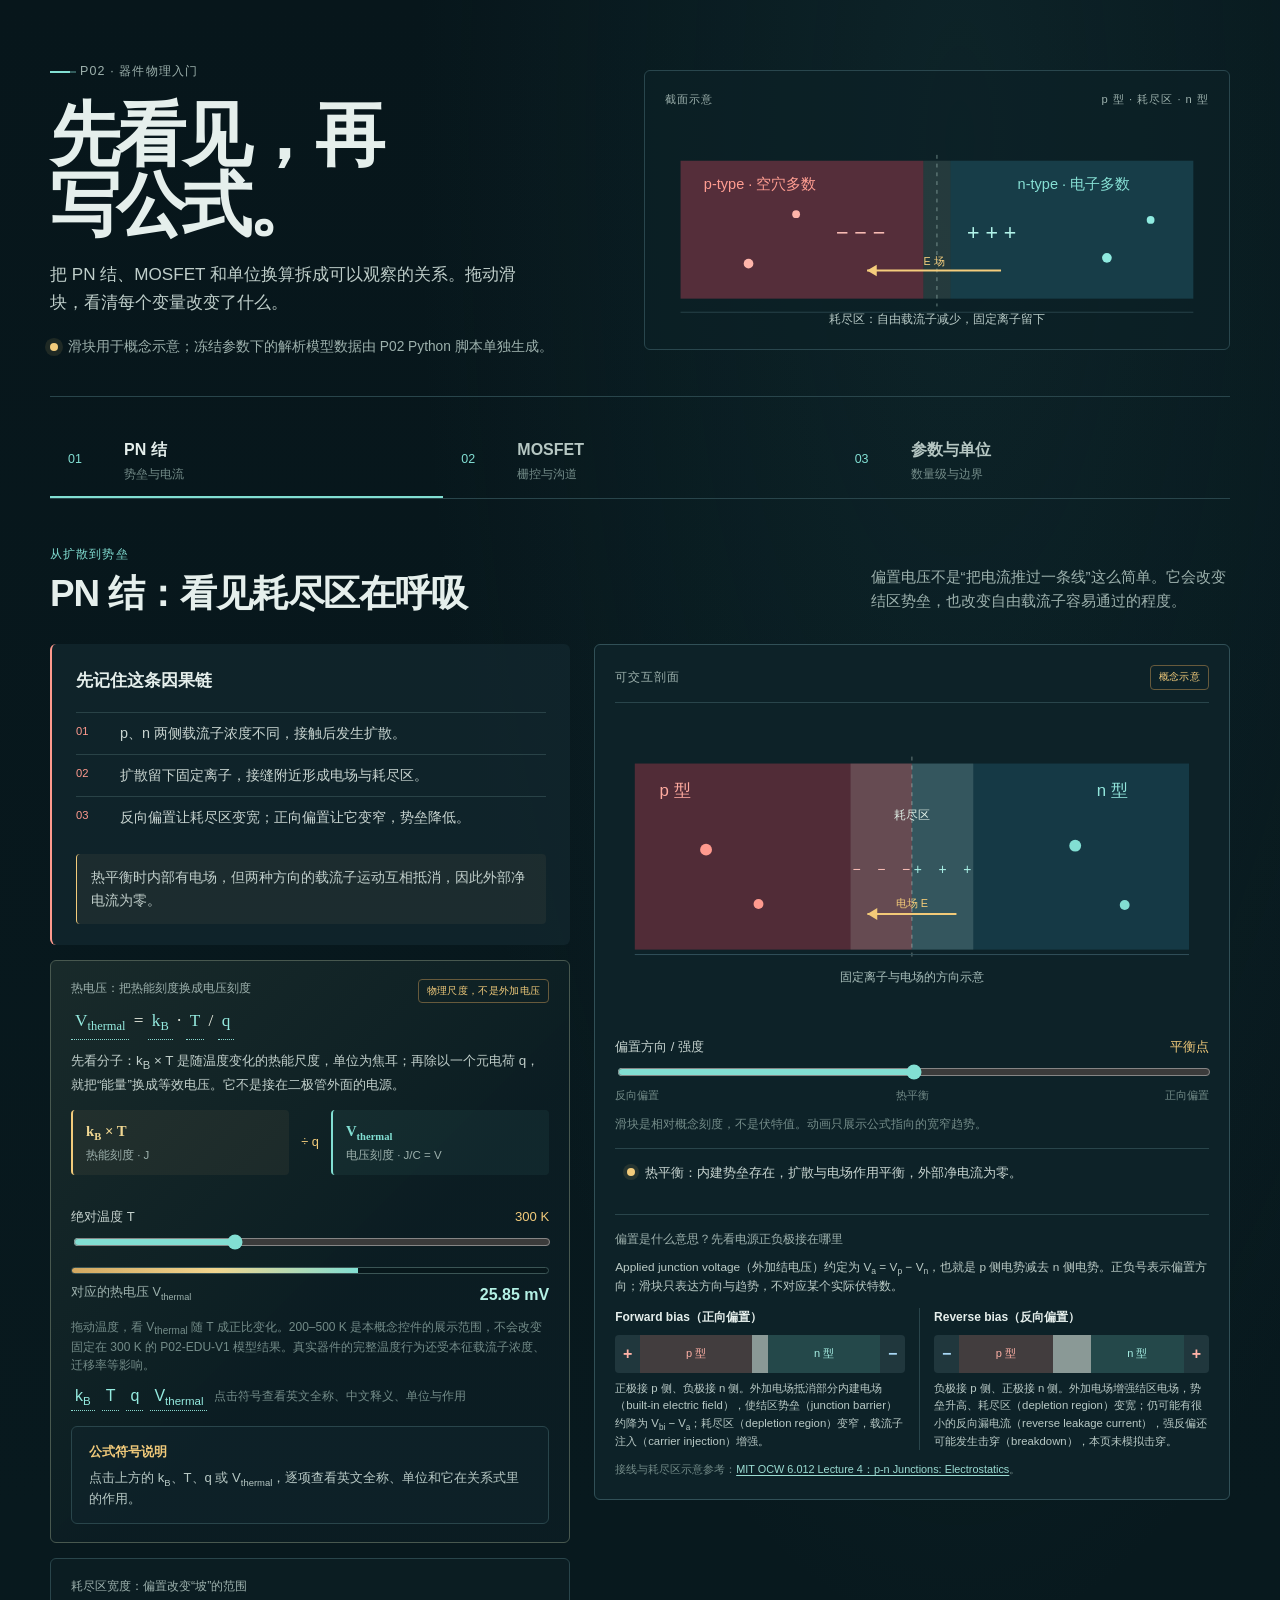
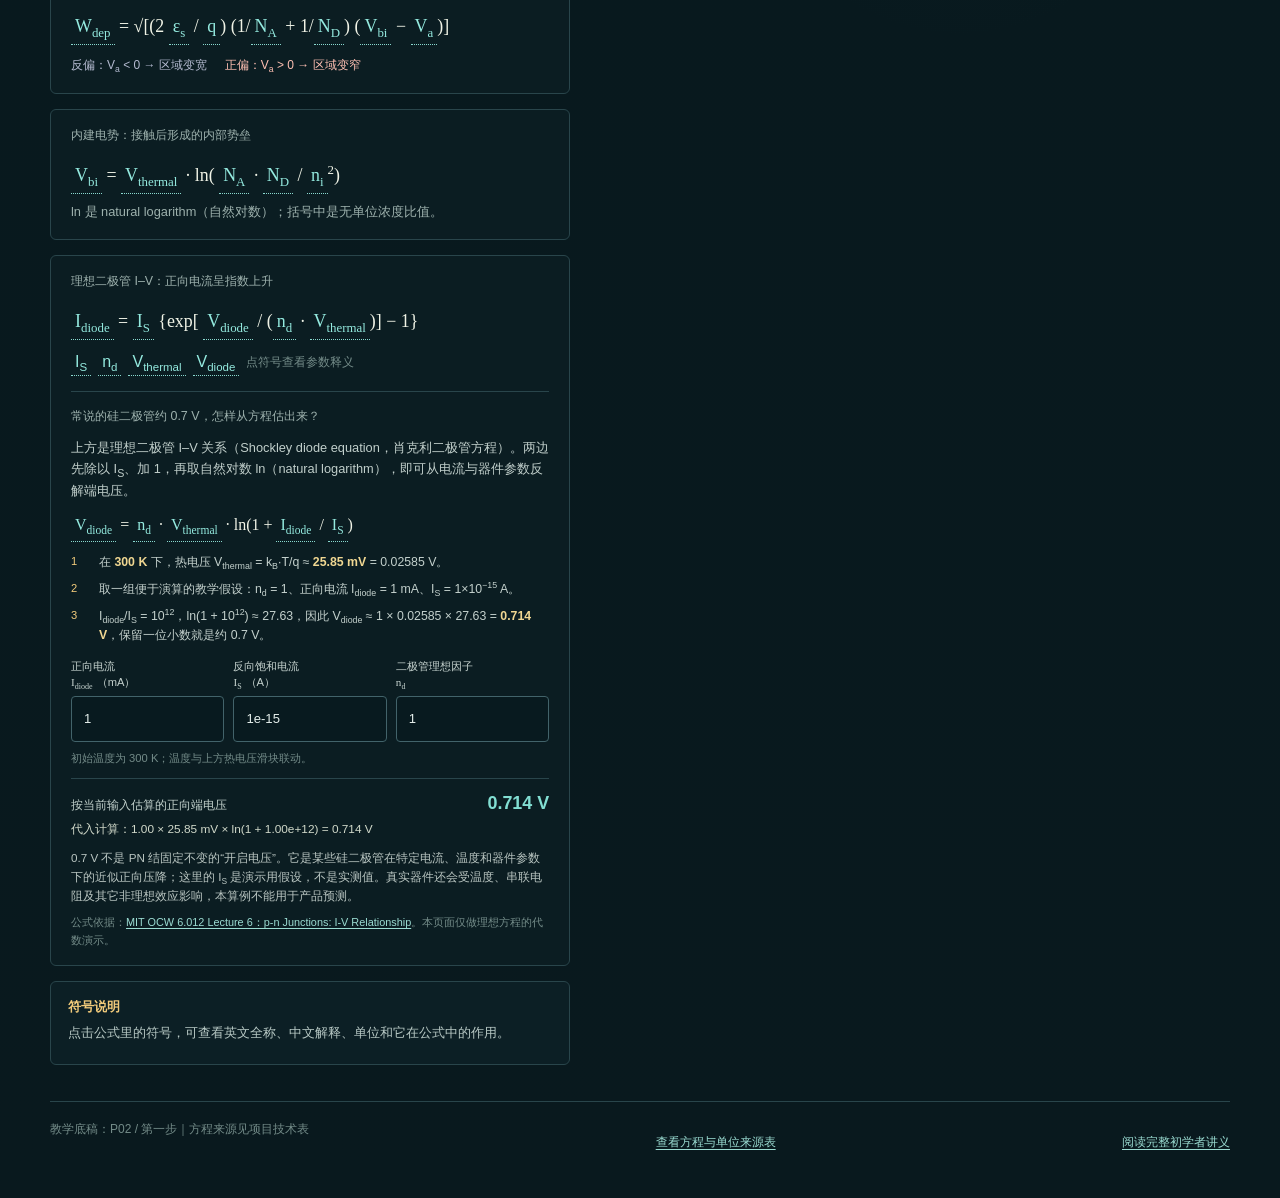
<file: P02/learning/index.html>
<!doctype html>
<html lang="zh-CN">
<head>
  <meta charset="utf-8">
  <meta name="viewport" content="width=device-width, initial-scale=1">
  <meta name="theme-color" content="#07161b">
  <meta name="description" content="用交互示意学习半导体 PN 结、MOSFET 基础公式与 SI 单位。">
  <title>P02 学习台｜半导体器件基础</title>
  <link rel="stylesheet" href="styles.css">
  <script src="app.js" defer></script>
</head>
<body>
  <main class="page-shell" data-p02-root>
    <header class="hero">
      <div class="hero-copy">
        <p class="eyebrow"><span class="eyebrow-mark"></span> P02 · 器件物理入门</p>
        <h1>先看见，再写公式。</h1>
        <p class="hero-lede">把 PN 结、MOSFET 和单位换算拆成可以观察的关系。拖动滑块，看清每个变量改变了什么。</p>
        <div class="hero-note"><span class="pulse-dot"></span><span>滑块用于概念示意；冻结参数下的解析模型数据由 P02 Python 脚本单独生成。</span></div>
      </div>
      <figure class="hero-figure" aria-label="半导体结区概念示意">
        <div class="hero-figure-caption"><span>截面示意</span><span>p 型 · 耗尽区 · n 型</span></div>
        <svg viewBox="0 0 560 230" role="img" aria-label="p 型与 n 型区域交界，中央耗尽区中标有固定电荷">
          <rect x="16" y="44" width="250" height="142" fill="#552e3a"></rect>
          <rect x="294" y="44" width="250" height="142" fill="#173d48"></rect>
          <rect x="266" y="44" width="28" height="142" fill="#d7f1e7" opacity=".12"></rect>
          <line x1="280" y1="38" x2="280" y2="194" stroke="#c9e8df" stroke-width="1" stroke-dasharray="4 5" opacity=".5"></line>
          <text x="40" y="73" fill="#ff9d91" font-size="15" font-family="Arial">p-type · 空穴多数</text>
          <text x="363" y="73" fill="#86dfd4" font-size="15" font-family="Arial">n-type · 电子多数</text>
          <text x="280" y="211" text-anchor="middle" fill="#b9cbc7" font-size="12" font-family="Arial">耗尽区：自由载流子减少，固定离子留下</text>
          <text x="176" y="126" fill="#ffc1b9" font-size="22" font-family="Arial">−   −   −</text>
          <text x="311" y="126" fill="#b1f3e9" font-size="22" font-family="Arial">+   +   +</text>
          <line x1="346" y1="157" x2="208" y2="157" stroke="#f5cd7c" stroke-width="2"></line>
          <path d="M208 157 l10 -6 v12 z" fill="#f5cd7c"></path>
          <text x="277" y="151" text-anchor="middle" fill="#f5cd7c" font-size="11" font-family="Arial">E 场</text>
          <circle cx="86" cy="150" r="5" fill="#ffb5aa"></circle>
          <circle cx="135" cy="99" r="4" fill="#ffb5aa"></circle>
          <circle cx="455" cy="144" r="5" fill="#8febe0"></circle>
          <circle cx="500" cy="105" r="4" fill="#8febe0"></circle>
          <path d="M16 200 H544" stroke="#29434a" stroke-width="1"></path>
        </svg>
      </figure>
    </header>

    <nav class="lesson-nav" role="tablist" aria-label="学习内容">
      <button class="lesson-tab is-active" id="tab-pn" role="tab" type="button" aria-selected="true" aria-controls="lesson-pn" data-tab="lesson-pn">
        <span class="tab-number">01</span><span>PN 结</span><small>势垒与电流</small>
      </button>
      <button class="lesson-tab" id="tab-mos" role="tab" type="button" aria-selected="false" aria-controls="lesson-mos" data-tab="lesson-mos" tabindex="-1">
        <span class="tab-number">02</span><span>MOSFET</span><small>栅控与沟道</small>
      </button>
      <button class="lesson-tab" id="tab-units" role="tab" type="button" aria-selected="false" aria-controls="lesson-units" data-tab="lesson-units" tabindex="-1">
        <span class="tab-number">03</span><span>参数与单位</span><small>数量级与边界</small>
      </button>
    </nav>

    <section class="lesson-panel is-active" id="lesson-pn" role="tabpanel" aria-labelledby="tab-pn">
      <div class="section-heading">
        <div><p class="section-kicker">从扩散到势垒</p><h2>PN 结：看见耗尽区在呼吸</h2></div>
        <p>偏置电压不是“把电流推过一条线”这么简单。它会改变结区势垒，也改变自由载流子容易通过的程度。</p>
      </div>
      <div class="lesson-grid">
        <div class="explain-column">
          <div class="concept-copy">
            <h3>先记住这条因果链</h3>
            <ol class="causal-list">
              <li><span>01</span><p>p、n 两侧载流子浓度不同，接触后发生扩散。</p></li>
              <li><span>02</span><p>扩散留下固定离子，接缝附近形成电场与耗尽区。</p></li>
              <li><span>03</span><p>反向偏置让耗尽区变宽；正向偏置让它变窄，势垒降低。</p></li>
            </ol>
            <p class="plain-note">热平衡时内部有电场，但两种方向的载流子运动互相抵消，因此外部净电流为零。</p>
          </div>
          <div class="thermal-guide" data-term-scope>
            <div class="thermal-guide-heading">
              <div>
                <p class="equation-title">热电压：把热能刻度换成电压刻度</p>
            <p class="equation"><button class="symbol" type="button" data-term="vthermal">V<sub>thermal</sub></button> = <button class="symbol" type="button" data-term="kb">k<sub>B</sub></button> · <button class="symbol" type="button" data-term="temperature">T</button> / <button class="symbol" type="button" data-term="q">q</button></p>
              </div>
              <span class="concept-tag">物理尺度，不是外加电压</span>
            </div>
            <p class="thermal-explanation">先看分子：k<sub>B</sub> × T 是随温度变化的热能尺度，单位为焦耳；再除以一个元电荷 q，就把“能量”换成等效电压。它不是接在二极管外面的电源。</p>
            <div class="thermal-bridge" aria-label="玻尔兹曼常数乘绝对温度得到焦耳，再除以元电荷得到伏特">
              <div class="thermal-node"><strong>k<sub>B</sub> × T</strong><span>热能刻度 · J</span></div>
              <span class="thermal-divide">÷ q</span>
              <div class="thermal-node thermal-node-result"><strong>V<sub>thermal</sub></strong><span>电压刻度 · J/C = V</span></div>
            </div>
            <div class="thermal-control">
              <label for="thermal-temperature">绝对温度 T <output id="thermal-temp-value" for="thermal-temperature">300 K</output></label>
              <input id="thermal-temperature" type="range" min="200" max="500" value="300" step="10" aria-describedby="thermal-help">
              <div class="thermal-meter" role="meter" aria-label="热电压相对刻度，按温度成比例变化" aria-valuemin="0" aria-valuemax="500" aria-valuenow="300" aria-valuetext="300 K 时约 25.85 mV">
                <span id="thermal-fill"></span>
              </div>
              <p class="thermal-result"><span>对应的热电压 V<sub>thermal</sub></span><output id="thermal-voltage" aria-live="polite">25.85 mV</output></p>
            </div>
            <p class="control-help" id="thermal-help">拖动温度，看 V<sub>thermal</sub> 随 T 成正比变化。200–500 K 是本概念控件的展示范围，不会改变固定在 300 K 的 P02-EDU-V1 模型结果。真实器件的完整温度行为还受本征载流子浓度、迁移率等影响。</p>
            <div class="term-row"><button class="symbol" type="button" data-term="kb">k<sub>B</sub></button><button class="symbol" type="button" data-term="temperature">T</button><button class="symbol" type="button" data-term="q">q</button><button class="symbol" type="button" data-term="vthermal">V<sub>thermal</sub></button><span>点击符号查看英文全称、中文释义、单位与作用</span></div>
            <div class="term-readout thermal-term-readout" data-term-output aria-live="polite"><strong>公式符号说明</strong><span>点击上方的 k<sub>B</sub>、T、q 或 V<sub>thermal</sub>，逐项查看英文全称、单位和它在关系式里的作用。</span></div>
          </div>
          <div class="equation-block">
            <p class="equation-title">耗尽区宽度：偏置改变“坡”的范围</p>
            <p class="equation" aria-label="耗尽区宽度公式">
              <button class="symbol" type="button" data-term="wdep">W<sub>dep</sub></button> =
              √[(2 <button class="symbol" type="button" data-term="epss">ε<sub>s</sub></button> /
              <button class="symbol" type="button" data-term="q">q</button>)
              (1/<button class="symbol" type="button" data-term="na">N<sub>A</sub></button> +
              1/<button class="symbol" type="button" data-term="nd">N<sub>D</sub></button>)
              (<button class="symbol" type="button" data-term="vbi">V<sub>bi</sub></button> −
              <button class="symbol" type="button" data-term="va">V<sub>a</sub></button>)]
            </p>
            <div class="equation-foot"><span>反偏：V<sub>a</sub> &lt; 0 → 区域变宽</span><span>正偏：V<sub>a</sub> &gt; 0 → 区域变窄</span></div>
          </div>
          <div class="equation-block equation-compact">
            <p class="equation-title">内建电势：接触后形成的内部势垒</p>
            <p class="equation">
              <button class="symbol" type="button" data-term="vbi">V<sub>bi</sub></button> =
              <button class="symbol" type="button" data-term="vthermal">V<sub>thermal</sub></button> · ln(
              <button class="symbol" type="button" data-term="na">N<sub>A</sub></button> ·
              <button class="symbol" type="button" data-term="nd">N<sub>D</sub></button> /
              <button class="symbol" type="button" data-term="ni">n<sub>i</sub></button><sup>2</sup>)
            </p>
            <p class="equation-small">ln 是 natural logarithm（自然对数）；括号中是无单位浓度比值。</p>
          </div>
          <div class="equation-block equation-compact">
            <p class="equation-title">理想二极管 I–V：正向电流呈指数上升</p>
            <p class="equation">
              <button class="symbol" type="button" data-term="idiode">I<sub>diode</sub></button> =
              <button class="symbol" type="button" data-term="is">I<sub>S</sub></button> {exp[
              <button class="symbol" type="button" data-term="vi">V<sub>diode</sub></button> /
              (<button class="symbol" type="button" data-term="ideality">n<sub>d</sub></button> ·
              <button class="symbol" type="button" data-term="vthermal">V<sub>thermal</sub></button>)] − 1}
            </p>
            <div class="term-row">
              <button class="symbol" type="button" data-term="is">I<sub>S</sub></button>
              <button class="symbol" type="button" data-term="ideality">n<sub>d</sub></button>
              <button class="symbol" type="button" data-term="vthermal">V<sub>thermal</sub></button>
              <button class="symbol" type="button" data-term="vi">V<sub>diode</sub></button>
              <span>点符号查看参数释义</span>
            </div>
            <div class="diode-derivation">
              <p class="equation-title">常说的硅二极管约 0.7 V，怎样从方程估出来？</p>
              <p class="diode-derivation-intro">上方是理想二极管 I–V 关系（Shockley diode equation，肖克利二极管方程）。两边先除以 I<sub>S</sub>、加 1，再取自然对数 ln（natural logarithm），即可从电流与器件参数反解端电压。</p>
              <p class="equation diode-inverse-equation" aria-label="二极管电压等于理想因子乘热电压乘以一加电流与反向饱和电流之比的自然对数">
                <button class="symbol" type="button" data-term="vi">V<sub>diode</sub></button> =
                <button class="symbol" type="button" data-term="ideality">n<sub>d</sub></button> ·
                <button class="symbol" type="button" data-term="vthermal">V<sub>thermal</sub></button> · ln(1 +
                <button class="symbol" type="button" data-term="idiode">I<sub>diode</sub></button> /
                <button class="symbol" type="button" data-term="is">I<sub>S</sub></button>)
              </p>
              <ol class="calculation-steps">
                <li><span>1</span><p>在 <strong>300 K</strong> 下，热电压 V<sub>thermal</sub> = k<sub>B</sub>·T/q ≈ <strong>25.85 mV</strong> = 0.02585 V。</p></li>
                <li><span>2</span><p>取一组便于演算的教学假设：n<sub>d</sub> = 1、正向电流 I<sub>diode</sub> = 1 mA、I<sub>S</sub> = 1×10<sup>−15</sup> A。</p></li>
                <li><span>3</span><p>I<sub>diode</sub>/I<sub>S</sub> = 10<sup>12</sup>，ln(1 + 10<sup>12</sup>) ≈ 27.63，因此 V<sub>diode</sub> ≈ 1 × 0.02585 × 27.63 = <strong>0.714 V</strong>，保留一位小数就是约 0.7 V。</p></li>
              </ol>
              <div class="diode-controls" aria-label="理想二极管电压估算参数">
                <label for="diode-current"><span class="diode-field-title"><span class="diode-field-name">正向电流</span><span class="diode-field-meta"><span class="diode-symbol">I<sub>diode</sub></span><span>（mA）</span></span></span>
                  <input id="diode-current" type="number" min="0.000001" max="1000" step="any" value="1" inputmode="decimal">
                </label>
                <label for="diode-saturation-current"><span class="diode-field-title"><span class="diode-field-name">反向饱和电流</span><span class="diode-field-meta"><span class="diode-symbol">I<sub>S</sub></span><span>（A）</span></span></span>
                  <input id="diode-saturation-current" type="number" min="1e-30" max="0.001" step="any" value="1e-15" inputmode="decimal">
                </label>
                <label for="diode-ideality"><span class="diode-field-title"><span class="diode-field-name">二极管理想因子</span><span class="diode-field-meta"><span class="diode-symbol">n<sub>d</sub></span></span></span>
                  <input id="diode-ideality" type="number" min="0.1" max="3" step="0.1" value="1" inputmode="decimal">
                </label>
              </div>
              <p class="diode-temp-note">初始温度为 300 K；温度与上方热电压滑块联动。</p>
              <div class="diode-live-result">
                <div><span>按当前输入估算的正向端电压</span><output id="diode-voltage-result" aria-live="polite">0.714 V</output></div>
                <p>代入计算：<span id="diode-calculation">1.00 × 25.85 mV × ln(1 + 1.00e+12) = 0.714 V</span></p>
              </div>
              <p class="diode-model-note">0.7 V 不是 PN 结固定不变的“开启电压”。它是某些硅二极管在特定电流、温度和器件参数下的近似正向压降；这里的 I<sub>S</sub> 是演示用假设，不是实测值。真实器件还会受温度、串联电阻及其它非理想效应影响，本算例不能用于产品预测。</p>
              <p class="diode-source">公式依据：<a href="https://ocw.mit.edu/courses/6-012-microelectronic-devices-and-circuits-fall-2009/resources/mit6_012f09_lec06/" target="_blank" rel="noopener noreferrer">MIT OCW 6.012 Lecture 6：p-n Junctions: I-V Relationship</a>。本页面仅做理想方程的代数演示。</p>
            </div>
          </div>
          <div class="term-readout" data-term-output aria-live="polite"><strong>符号说明</strong><span>点击公式里的符号，可查看英文全称、中文解释、单位和它在公式中的作用。</span></div>
        </div>

        <div class="visual-column">
          <div class="visual-panel">
            <div class="visual-topline"><span>可交互剖面</span><span class="concept-tag">概念示意</span></div>
            <svg class="pn-diagram" viewBox="0 0 600 300" role="img" aria-label="交互式 PN 结截面示意图">
              <rect x="20" y="45" width="280" height="188" fill="#512c37"></rect>
              <rect x="300" y="45" width="280" height="188" fill="#153945"></rect>
              <rect id="pn-depletion" x="240" y="45" width="120" height="188" fill="#d4e9dd" opacity=".16"></rect>
              <line x1="300" y1="38" x2="300" y2="244" stroke="#d8ece5" stroke-dasharray="4 5" opacity=".45"></line>
              <text x="45" y="78" fill="#ffab9f" font-size="17" font-family="Arial">p 型</text>
              <text x="518" y="78" text-anchor="end" fill="#91e5db" font-size="17" font-family="Arial">n 型</text>
              <text id="pn-depletion-label" x="300" y="101" text-anchor="middle" fill="#deeee5" font-size="12" font-family="Arial">耗尽区</text>
              <g id="pn-charges-left" aria-hidden="true" fill="#ffc2b8" font-size="14" font-family="Arial" text-anchor="middle">
                <text x="276" y="157">−</text><text x="285" y="157">−</text><text x="294" y="157">−</text>
              </g>
              <g id="pn-charges-right" aria-hidden="true" fill="#aaf1e7" font-size="14" font-family="Arial" text-anchor="middle">
                <text x="306" y="157">+</text><text x="315" y="157">+</text><text x="324" y="157">+</text>
              </g>
              <line x1="345" y1="197" x2="255" y2="197" stroke="#f3ca78" stroke-width="2"></line>
              <path d="M255 197 l10 -6 v12 z" fill="#f3ca78"></path>
              <text x="300" y="190" text-anchor="middle" fill="#f3ca78" font-size="11" font-family="Arial">电场 E</text>
              <circle class="pn-carrier hole-dot" cx="92" cy="132" r="6"></circle>
              <circle class="pn-carrier hole-dot" cx="145" cy="187" r="5"></circle>
              <circle class="pn-carrier electron-dot" cx="465" cy="128" r="6"></circle>
              <circle class="pn-carrier electron-dot" cx="515" cy="188" r="5"></circle>
              <text x="300" y="265" text-anchor="middle" fill="#a9bfbb" font-size="12" font-family="Arial">固定离子与电场的方向示意</text>
              <line x1="20" y1="238" x2="580" y2="238" stroke="#31505a"></line>
            </svg>
            <div class="bias-control">
              <label for="pn-bias">偏置方向 / 强度 <output id="pn-bias-value" for="pn-bias">平衡点</output></label>
              <input id="pn-bias" type="range" min="-100" max="100" value="0" step="1" aria-describedby="pn-slider-help">
              <div class="range-ends"><span>反向偏置</span><span>热平衡</span><span>正向偏置</span></div>
              <p class="control-help" id="pn-slider-help">滑块是相对概念刻度，不是伏特值。动画只展示公式指向的宽窄趋势。</p>
            </div>
            <div class="state-readout" aria-live="polite"><span class="state-indicator" id="pn-state-dot"></span><p id="pn-state-text">热平衡：内建势垒存在，外部净电流为零。</p></div>
            <div class="bias-explainer">
              <p class="equation-title">偏置是什么意思？先看电源正负极接在哪里</p>
              <p class="bias-definition">Applied junction voltage（外加结电压）约定为 V<sub>a</sub> = V<sub>p</sub> − V<sub>n</sub>，也就是 p 侧电势减去 n 侧电势。正负号表示偏置方向；滑块只表达方向与趋势，不对应某个实际伏特数。</p>
              <div class="bias-comparison">
                <section class="bias-mode" aria-label="正向偏置接法与效果">
                  <h4>Forward bias（正向偏置）</h4>
                  <div class="bias-scheme" role="img" aria-label="电源正极接 p 型一侧，n 型一侧接负极，耗尽区较窄">
                    <span class="bias-terminal is-positive">+</span><span class="bias-region is-p">p 型</span><span class="bias-depletion is-narrow"></span><span class="bias-region is-n">n 型</span><span class="bias-terminal is-negative">−</span>
                  </div>
                  <p>正极接 p 侧、负极接 n 侧。外加电场抵消部分内建电场（built-in electric field），使结区势垒（junction barrier）约降为 V<sub>bi</sub> − V<sub>a</sub>；耗尽区（depletion region）变窄，载流子注入（carrier injection）增强。</p>
                </section>
                <section class="bias-mode" aria-label="反向偏置接法与效果">
                  <h4>Reverse bias（反向偏置）</h4>
                  <div class="bias-scheme" role="img" aria-label="电源负极接 p 型一侧，n 型一侧接正极，耗尽区较宽">
                    <span class="bias-terminal is-negative">−</span><span class="bias-region is-p">p 型</span><span class="bias-depletion is-wide"></span><span class="bias-region is-n">n 型</span><span class="bias-terminal is-positive">+</span>
                  </div>
                  <p>负极接 p 侧、正极接 n 侧。外加电场增强结区电场，势垒升高、耗尽区（depletion region）变宽；仍可能有很小的反向漏电流（reverse leakage current），强反偏还可能发生击穿（breakdown），本页未模拟击穿。</p>
                </section>
              </div>
              <p class="bias-source">接线与耗尽区示意参考：<a href="https://ocw.mit.edu/courses/6-012-microelectronic-devices-and-circuits-fall-2009/resources/mit6_012f09_lec04/" target="_blank" rel="noopener noreferrer">MIT OCW 6.012 Lecture 4：p-n Junctions: Electrostatics</a>。</p>
            </div>
          </div>
        </div>
      </div>
    </section>

    <section class="lesson-panel" id="lesson-mos" role="tabpanel" aria-labelledby="tab-mos" hidden>
      <div class="section-heading">
        <div><p class="section-kicker">从电场到沟道</p><h2>MOSFET：栅压先开出一条路</h2></div>
        <p>栅极隔着氧化层改变表面电荷。沟道建立后，漏—源电压驱动电子流动；沟道状态决定电流关系。</p>
      </div>
      <div class="lesson-grid">
        <div class="explain-column">
          <div class="concept-copy">
            <h3>把它想成电场水闸</h3>
            <ol class="causal-list">
              <li><span>01</span><p>正栅压把电子吸引到 p 型衬底表面。</p></li>
              <li><span>02</span><p>栅压超过阈值后，表面形成连接源极与漏极的反型沟道。</p></li>
              <li><span>03</span><p>漏压增大到过驱动电压附近，漏端沟道变薄并进入饱和区。</p></li>
            </ol>
            <p class="plain-note">夹断不是击穿。理想长沟道模型中，夹断后电流近似饱和；真实器件还有其它效应。</p>
          </div>
          <div class="equation-block">
            <p class="equation-title">先看“栅压超出门槛多少”</p>
            <p class="equation"><button class="symbol" type="button" data-term="vov">V<sub>OV</sub></button> =
              <button class="symbol" type="button" data-term="vgs">V<sub>GS</sub></button> −
              <button class="symbol" type="button" data-term="vth">V<sub>th</sub></button>
            </p>
            <div class="term-row"><button class="symbol" type="button" data-term="cox">C<sub>ox</sub></button><button class="symbol" type="button" data-term="mu">μ<sub>n</sub></button><button class="symbol" type="button" data-term="geometry">W<sub>ch</sub> / L<sub>ch</sub></button><span>点符号查看参数释义</span></div>
          </div>
          <div class="equation-block equation-compact">
            <p class="equation-title">栅氧耦合与阈值：电场怎样转成表面电荷</p>
            <p class="equation">
              <button class="symbol" type="button" data-term="cox">C<sub>ox</sub></button> =
              <button class="symbol" type="button" data-term="epsox">ε<sub>ox</sub></button> /
              <button class="symbol" type="button" data-term="tox">t<sub>ox</sub></button>
            </p>
            <p class="equation-small">
              <button class="symbol" type="button" data-term="vth">V<sub>th</sub></button> =
              <button class="symbol" type="button" data-term="vfb">V<sub>FB</sub></button> + 2
              <button class="symbol" type="button" data-term="phif">φ<sub>F</sub></button> +
              √(4<button class="symbol" type="button" data-term="q">q</button>
              <button class="symbol" type="button" data-term="epss">ε<sub>s</sub></button>
              <button class="symbol" type="button" data-term="na">N<sub>A</sub></button>
              <button class="symbol" type="button" data-term="phif">φ<sub>F</sub></button>) /
              <button class="symbol" type="button" data-term="cox">C<sub>ox</sub></button>
            </p>
            <p class="equation-small">阈值式采用 V<sub>SB</sub>=0、长沟道和特定强反型定义；界面与工艺效应未纳入。</p>
          </div>
          <div class="equation-block equation-compact">
            <p class="equation-title">长沟道平方律：分区写电流</p>
            <p class="equation"><b>线性区：</b>
              <button class="symbol" type="button" data-term="id">I<sub>D</sub></button> =
              <button class="symbol" type="button" data-term="beta">β</button>[
              <button class="symbol" type="button" data-term="vov">V<sub>OV</sub></button>·
              <button class="symbol" type="button" data-term="vds">V<sub>DS</sub></button> −
              <button class="symbol" type="button" data-term="vds">V<sub>DS</sub></button><sup>2</sup>/2]</p>
            <p class="equation"><b>饱和区：</b>
              <button class="symbol" type="button" data-term="id">I<sub>D</sub></button> =
              (<button class="symbol" type="button" data-term="beta">β</button>/2)
              <button class="symbol" type="button" data-term="vov">V<sub>OV</sub></button><sup>2</sup></p>
            <p class="equation-small">β = μ<sub>n</sub> · C<sub>ox</sub> · (W<sub>ch</sub>/L<sub>ch</sub>)，V<sub>DS</sub> 与 V<sub>OV</sub> 比较用来判断工作区。</p>
          </div>
          <div class="term-readout" data-term-output aria-live="polite"><strong>符号说明</strong><span>点击公式里的符号，可查看英文全称、中文解释、单位和它在公式中的作用。</span></div>
        </div>

        <div class="visual-column">
          <div class="visual-panel">
            <div class="visual-topline"><span>栅极控制截面</span><span class="concept-tag">长沟道示意</span></div>
            <svg class="mos-diagram" viewBox="0 0 600 300" role="img" aria-label="MOSFET 截面示意，栅极下方显示可变沟道">
              <rect x="22" y="120" width="556" height="130" fill="#28273f"></rect>
              <text x="38" y="224" fill="#c4b8e8" font-size="14" font-family="Arial">p 型衬底 / Body</text>
              <rect x="92" y="120" width="92" height="67" fill="#245169"></rect>
              <rect x="416" y="120" width="92" height="67" fill="#245169"></rect>
              <text x="138" y="160" text-anchor="middle" fill="#a8e9ef" font-size="14" font-family="Arial">源极 S</text>
              <text x="462" y="160" text-anchor="middle" fill="#a8e9ef" font-size="14" font-family="Arial">漏极 D</text>
              <rect x="199" y="48" width="202" height="50" fill="#314956" stroke="#8fe6d9" stroke-width="1.5"></rect>
              <text x="300" y="79" text-anchor="middle" fill="#e3f2ec" font-size="15" font-family="Arial">栅极 G</text>
              <rect x="199" y="100" width="202" height="11" fill="#f0ca80"></rect>
              <text x="300" y="27" text-anchor="middle" fill="#aebfbb" font-size="12" font-family="Arial">V<tspan baseline-shift="sub" font-size="9">GS</tspan> 控制表面电荷</text>
              <line x1="400" y1="105" x2="414" y2="105" stroke="#f7d68d" stroke-width="1"></line>
              <text x="420" y="109" text-anchor="start" fill="#f7d68d" font-size="11" font-family="Arial">栅氧层</text>
              <polygon id="mos-channel" points="184,119 416,119 416,127 184,127" fill="#73ddd0" opacity=".9"></polygon>
              <g id="mos-electrons" fill="#e6fff8">
                <circle class="electron-flow" cx="211" cy="122" r="4"></circle>
                <circle class="electron-flow delay-1" cx="266" cy="122" r="4"></circle>
                <circle class="electron-flow delay-2" cx="321" cy="122" r="4"></circle>
                <circle class="electron-flow delay-3" cx="376" cy="122" r="4"></circle>
              </g>
              <line x1="188" y1="196" x2="412" y2="196" stroke="#86d9ce" stroke-width="1" marker-end="url(#mos-arrow)"></line>
              <defs><marker id="mos-arrow" markerWidth="8" markerHeight="8" refX="5" refY="3" orient="auto"><path d="M0,0 L0,6 L6,3 z" fill="#86d9ce"></path></marker></defs>
              <text x="300" y="216" text-anchor="middle" fill="#a7cbc4" font-size="11" font-family="Arial">电子由源极向漏极移动</text>
              <line x1="22" y1="250" x2="578" y2="250" stroke="#39425a"></line>
            </svg>
            <div class="mos-controls">
              <label for="mos-vov">过驱动 V<sub>OV</sub> <output id="mos-vov-value" for="mos-vov">1.0 V（教学刻度）</output></label>
              <input id="mos-vov" type="range" min="0" max="2" value="1" step="0.1">
              <label for="mos-vds">漏—源电压 V<sub>DS</sub> <output id="mos-vds-value" for="mos-vds">0.4 V（教学刻度）</output></label>
              <input id="mos-vds" type="range" min="0" max="2" value="0.4" step="0.1">
              <p class="control-help">数值仅供操控公式示意；迁移率、氧化层和沟道几何尚未代入，因此不显示安培值。</p>
            </div>
            <div class="mos-result">
              <div class="region-state" aria-live="polite"><span class="state-indicator" id="mos-state-dot"></span><p id="mos-state-text">线性区：沟道贯通，漏压增加会提高电流。</p></div>
              <div class="mini-chart-wrap">
                <div class="mini-chart-title"><span>归一化电流趋势</span><span>I<sub>D</sub> / I<sub>D,sat</sub></span></div>
                <svg class="mini-chart" viewBox="0 0 320 150" role="img" aria-label="长沟道 MOSFET 漏极电流随漏源电压先上升后饱和的示意曲线">
                  <line x1="38" y1="118" x2="302" y2="118" stroke="#60777c"></line>
                  <line x1="38" y1="118" x2="38" y2="14" stroke="#60777c"></line>
                  <path id="mos-curve" d="" fill="none" stroke="#7ce2d4" stroke-width="3"></path>
                  <circle id="mos-curve-point" cx="38" cy="118" r="5" fill="#ffd17f"></circle>
                  <text x="165" y="143" text-anchor="middle" fill="#96aaa7" font-size="11" font-family="Arial">V<tspan baseline-shift="sub" font-size="8">DS</tspan> →</text>
                  <text x="12" y="20" fill="#96aaa7" font-size="10" font-family="Arial">1</text>
                  <text x="21" y="120" fill="#96aaa7" font-size="10" font-family="Arial">0</text>
                </svg>
                <p class="chart-note">比例曲线来自长沟道分段公式的归一化关系，不代表真实器件曲线。</p>
              </div>
            </div>
          </div>
        </div>
      </div>
    </section>

    <section class="lesson-panel" id="lesson-units" role="tabpanel" aria-labelledby="tab-units" hidden>
      <div class="section-heading">
        <div><p class="section-kicker">从单位读出数量级</p><h2>参数与单位：先把数字放到正确的尺子上</h2></div>
        <p>半导体资料常混用 cm、μm、cm⁻³ 和 SI 单位。公式本身可能没错，单位一旦混了，结果就会差几个数量级。</p>
      </div>
      <div class="unit-layout">
        <div class="unit-converter visual-panel">
          <div class="visual-topline"><span>即时单位换算</span><span class="concept-tag">确定性换算</span></div>
          <label for="unit-kind">选择量纲</label>
          <select id="unit-kind">
            <option value="concentration">掺杂浓度：cm⁻³ → m⁻³</option>
            <option value="mobility">迁移率：cm²/(V·s) → m²/(V·s)</option>
            <option value="diffusion">扩散系数：cm²/s → m²/s</option>
            <option value="length">长度：μm → m</option>
            <option value="oxide">厚度：nm → m</option>
            <option value="area">面积：cm² → m²</option>
            <option value="energy">能量：eV → J</option>
            <option value="temperature">温度：°C → K</option>
          </select>
          <label for="unit-input">输入数值 <span class="unit-hint" id="unit-from">单位：cm⁻³</span></label>
          <input id="unit-input" type="number" step="any" value="1e15">
          <div class="conversion-arrow"><span id="unit-rule">× 10⁶</span><span aria-hidden="true">↓</span></div>
          <div class="conversion-result"><small>统一单位结果</small><output id="unit-result" aria-live="polite">1.000e+21 m⁻³</output><span class="result-unit" id="unit-to">m⁻³</span></div>
          <p class="control-help" id="unit-explanation">每立方厘米的数量换算为每立方米，数值乘 10⁶。</p>
        </div>
        <div class="unit-side">
          <div class="concept-copy">
            <h3>为什么浓度要乘 10⁶？</h3>
            <p>1 cm³ 只有 10⁻⁶ m³ 那么大。每立方厘米装得下的粒子数，换成“每立方米”时，要用更大的体积去数，因此数值变大 10⁶ 倍。</p>
            <div class="conversion-chain"><span>1 cm</span><b>=</b><span>10⁻² m</span><b>→</b><span>1 cm³</span><b>=</b><span>10⁻⁶ m³</span></div>
            <div class="result-highlight">因此：1 cm⁻³ = 10⁶ m⁻³</div>
          </div>
          <div class="equation-block">
            <p class="equation-title">公式的“语法检查”</p>
            <ul class="check-list">
              <li>ln(·)、exp(·) 里的数必须无单位。</li>
              <li>根号里不能出现负值，且结果单位要对得上。</li>
              <li>相对介电常数 ε<sub>r</sub> 无单位；介电率 ε 才是 F/m。</li>
              <li>C<sub>ox</sub> 是单位面积电容 F/m²，不是器件总电容。</li>
              <li>热电压 V<sub>thermal</sub> ≠ 阈值电压 V<sub>th</sub>。</li>
            </ul>
          </div>
          <div class="term-readout" data-term-output aria-live="polite"><strong>参数来源也要分类</strong><span>常数、材料参考值、论文/数据手册参数和教学假设不是同一类证据。请在讲义中查看完整术语表与模型边界。</span></div>
        </div>
      </div>

      <details class="glossary">
        <summary>展开术语表：英文全称、中文释义与项目用途</summary>
        <div class="glossary-table-wrap">
          <table>
            <thead><tr><th>缩写</th><th>英文全称</th><th>中文释义 / 在本项目里的意思</th></tr></thead>
            <tbody>
              <tr><td>PN junction</td><td>p-type–n-type junction</td><td>p 型和 n 型半导体形成的结，附近产生耗尽区。</td></tr>
              <tr><td>MOS</td><td>Metal–Oxide–Semiconductor</td><td>金属—氧化物—半导体结构，是栅极控制的基础。</td></tr>
              <tr><td>MOSFET</td><td>Metal–Oxide–Semiconductor Field-Effect Transistor</td><td>金属—氧化物—半导体场效应晶体管。</td></tr>
              <tr><td>nMOS / NMOS</td><td>n-channel Metal–Oxide–Semiconductor Field-Effect Transistor</td><td>n 沟道 MOSFET；主要由电子在沟道中导电。</td></tr>
              <tr><td>I–V</td><td>Current–Voltage characteristic</td><td>电流—电压特性，观察端口电压如何影响电流。</td></tr>
              <tr><td>SI</td><td>International System of Units</td><td>国际单位制；后续代码内部统一单位体系。</td></tr>
              <tr><td>DA</td><td>Depletion Approximation</td><td>耗尽近似；简化耗尽区内自由载流子分布。</td></tr>
              <tr><td>GCA</td><td>Gradual Channel Approximation</td><td>渐变沟道近似；推导长沟道 MOSFET 电流的假设。</td></tr>
              <tr><td>TCAD</td><td>Technology Computer-Aided Design</td><td>工艺/器件计算机辅助设计；本页并未执行 TCAD。</td></tr>
              <tr><td>V<sub>bi</sub></td><td>Built-in potential</td><td>内建电势；PN 结内部势垒电压。</td></tr>
              <tr><td>V<sub>th</sub></td><td>Threshold voltage</td><td>阈值电压；nMOS 强反型沟道形成的近似门槛。</td></tr>
              <tr><td>V<sub>thermal</sub></td><td>Thermal voltage</td><td>热电压；热能尺度换算出的电压，不是 V<sub>th</sub>。</td></tr>
              <tr><td>k<sub>B</sub></td><td>Boltzmann constant</td><td>玻尔兹曼常数；单位 J/K，把温度换成热能尺度。</td></tr>
              <tr><td>T</td><td>Thermodynamic temperature (absolute temperature)</td><td>热力学温度/绝对温度，单位 K；不可把摄氏度直接代入。</td></tr>
              <tr><td>q</td><td>Elementary charge</td><td>元电荷量正值，单位 C；电子电荷为 −q。</td></tr>
              <tr><td>V<sub>OV</sub></td><td>Overdrive voltage</td><td>过驱动电压；V<sub>GS</sub> 超过 V<sub>th</sub> 的余量。</td></tr>
              <tr><td>C<sub>ox</sub></td><td>Oxide capacitance per unit area</td><td>单位面积栅氧电容，衡量栅对沟道的电容耦合。</td></tr>
              <tr><td>I<sub>D</sub></td><td>Drain current</td><td>漏极电流；MOSFET 沟道电流。</td></tr>
              <tr><td>I<sub>S</sub></td><td>Reverse saturation current</td><td>反向饱和电流；理想二极管方程中的尺度量。</td></tr>
              <tr><td>N<sub>A</sub> / N<sub>D</sub></td><td>Acceptor / Donor concentration</td><td>受主/施主浓度；分别对应 p 侧和 n 侧掺杂。</td></tr>
              <tr><td>n<sub>i</sub></td><td>Intrinsic carrier concentration</td><td>本征载流子浓度；载流子统计的材料基准量。</td></tr>
              <tr><td>NIST</td><td>National Institute of Standards and Technology</td><td>美国国家标准与技术研究院；常数来源机构。</td></tr>
              <tr><td>CODATA</td><td>Committee on Data of the International Science Council</td><td>国际科学理事会数据委员会；推荐物理常数数据。</td></tr>
              <tr><td>COMSOL</td><td>COMSOL Multiphysics</td><td>多物理场仿真软件名称；页面没有使用它做求解。</td></tr>
              <tr><td>eV</td><td>Electronvolt</td><td>电子伏特，能量单位；不等于电压单位 V。</td></tr>
              <tr><td>mV</td><td>millivolt</td><td>毫伏；1 mV = 10⁻³ V。</td></tr>
              <tr><td>K</td><td>kelvin</td><td>开尔文；热力学温度单位。</td></tr>
              <tr><td>J</td><td>joule</td><td>焦耳；能量单位。</td></tr>
              <tr><td>C</td><td>coulomb</td><td>库仑；电荷单位。</td></tr>
              <tr><td>V</td><td>volt</td><td>伏特；电势差/电压单位。</td></tr>
              <tr><td>SiC</td><td>Silicon Carbide</td><td>碳化硅；P02 方向背景材料，此讲义仍讲硅基础方程。</td></tr>
            </tbody>
          </table>
        </div>
      </details>
    </section>

    <footer class="page-footer">
      <p>教学底稿：P02 / 第一步｜方程来源见项目技术表</p>
      <button class="doc-trigger" type="button" data-doc-src="docs/equation_source_table.html" data-doc-title="方程与单位来源表">查看方程与单位来源表</button>
      <button class="doc-trigger" type="button" data-doc-src="docs/first_step_handout.html" data-doc-title="完整初学者讲义">阅读完整初学者讲义</button>
    </footer>
  </main>
  <dialog class="doc-dialog" id="document-dialog" aria-labelledby="document-dialog-title">
    <div class="doc-dialog-shell">
      <header class="doc-dialog-header">
        <h2 id="document-dialog-title">文档预览</h2>
        <button class="doc-dialog-close" type="button" data-close-document aria-label="关闭文档预览">关闭</button>
      </header>
      <iframe class="doc-dialog-frame" id="document-frame" title="排版后的文档内容" sandbox="allow-same-origin"></iframe>
    </div>
  </dialog>
</body>
</html>
</file>
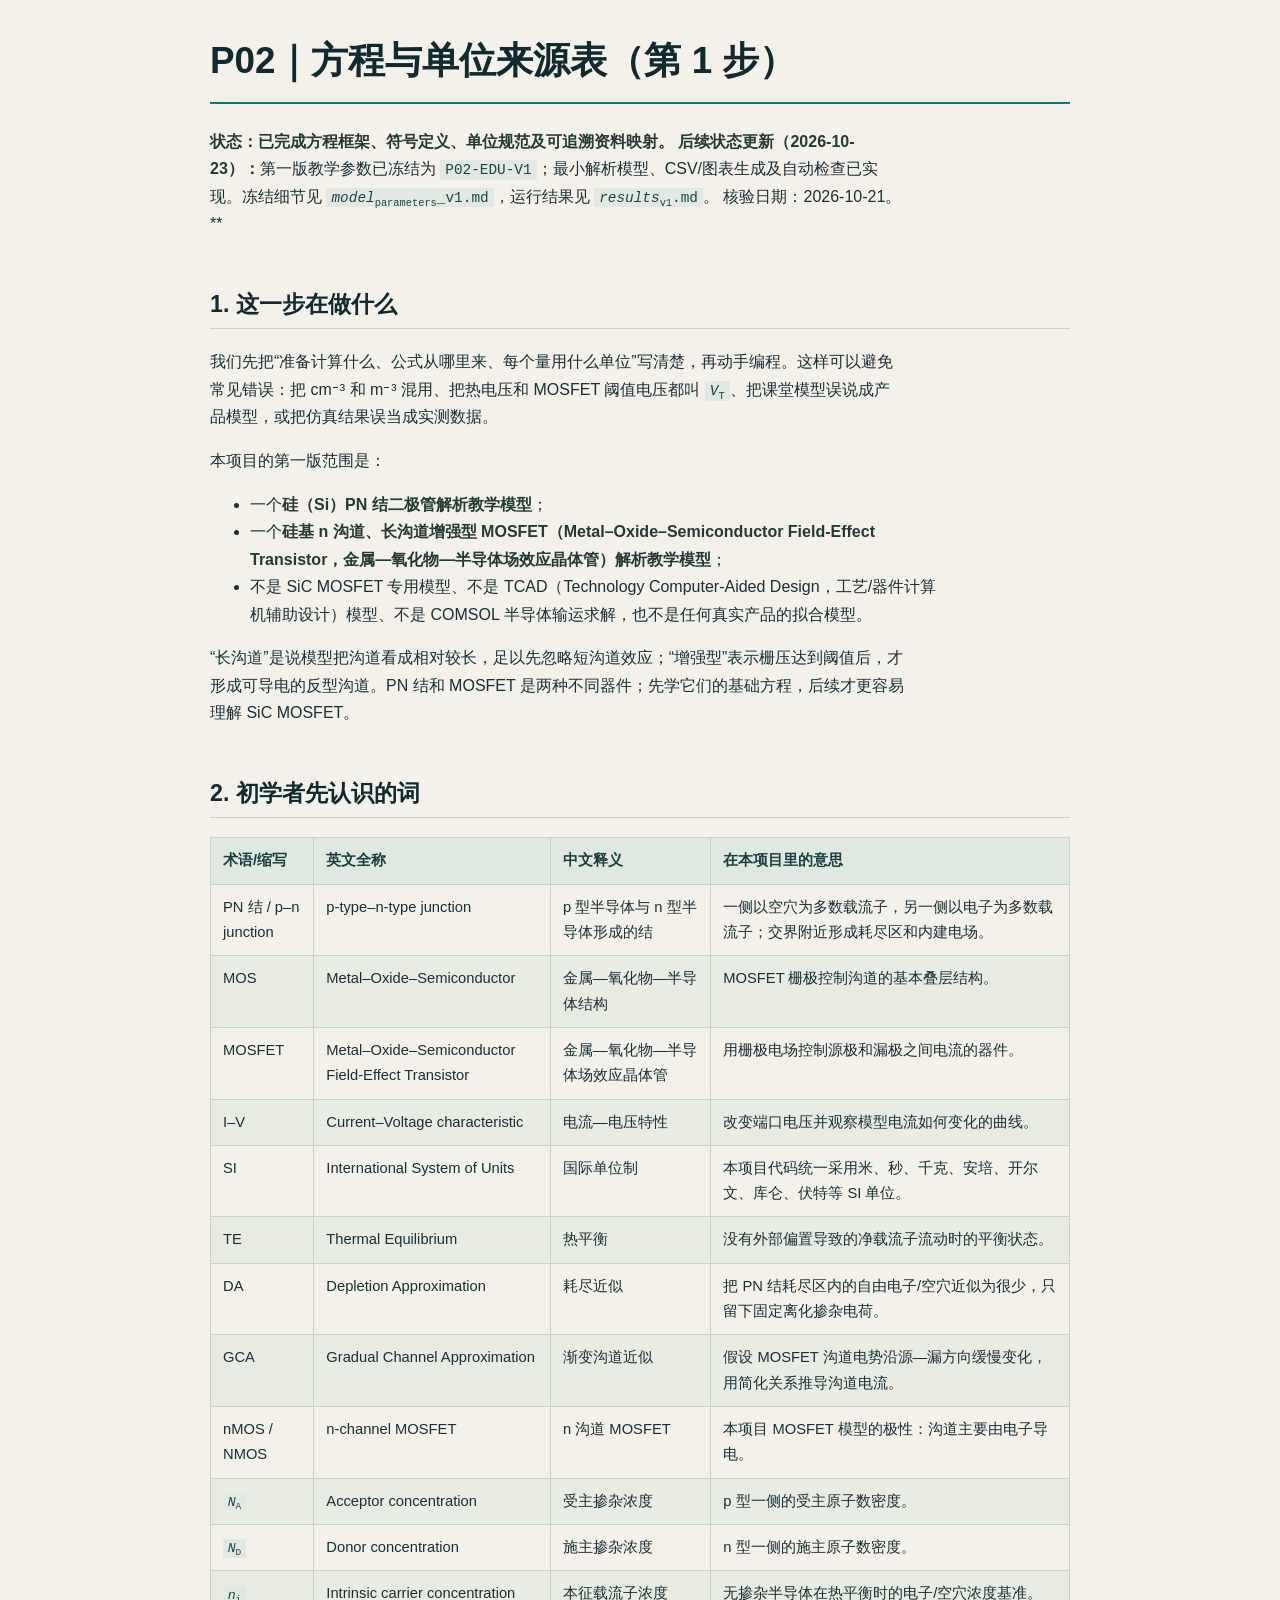
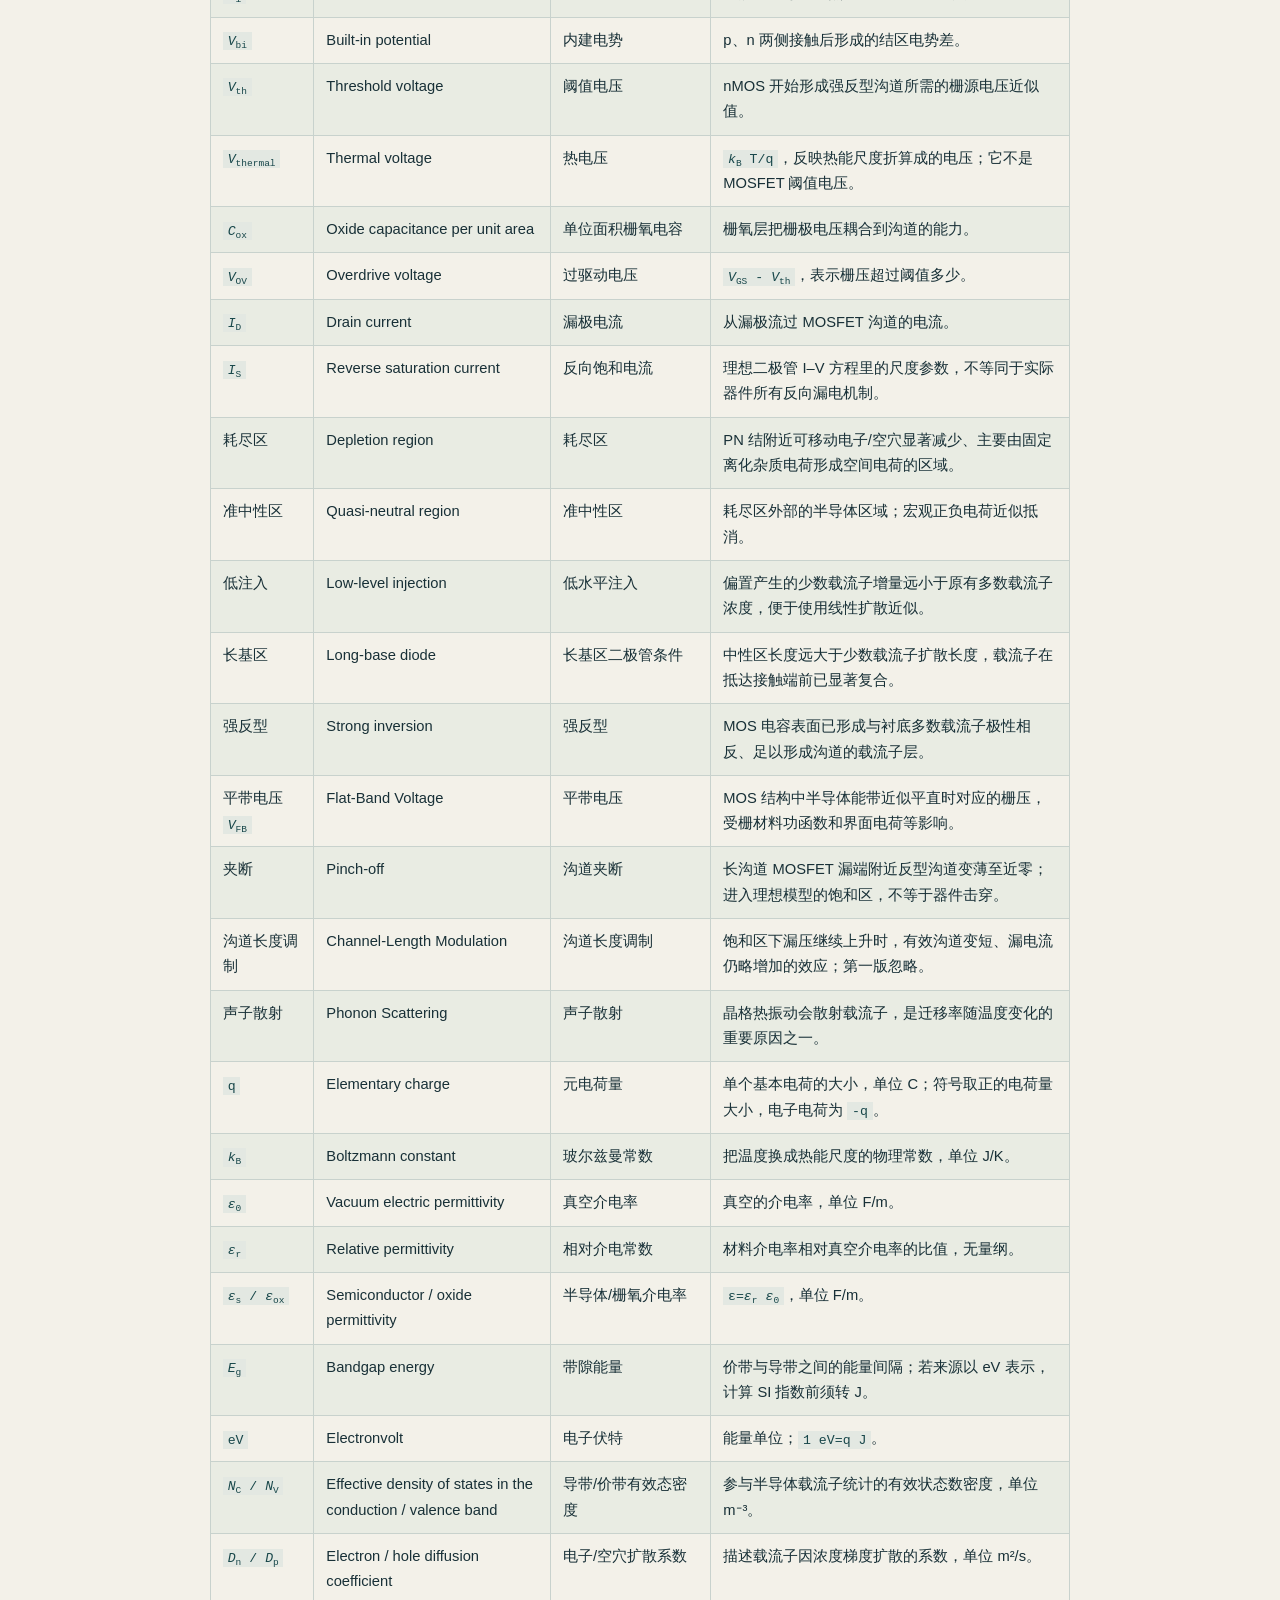
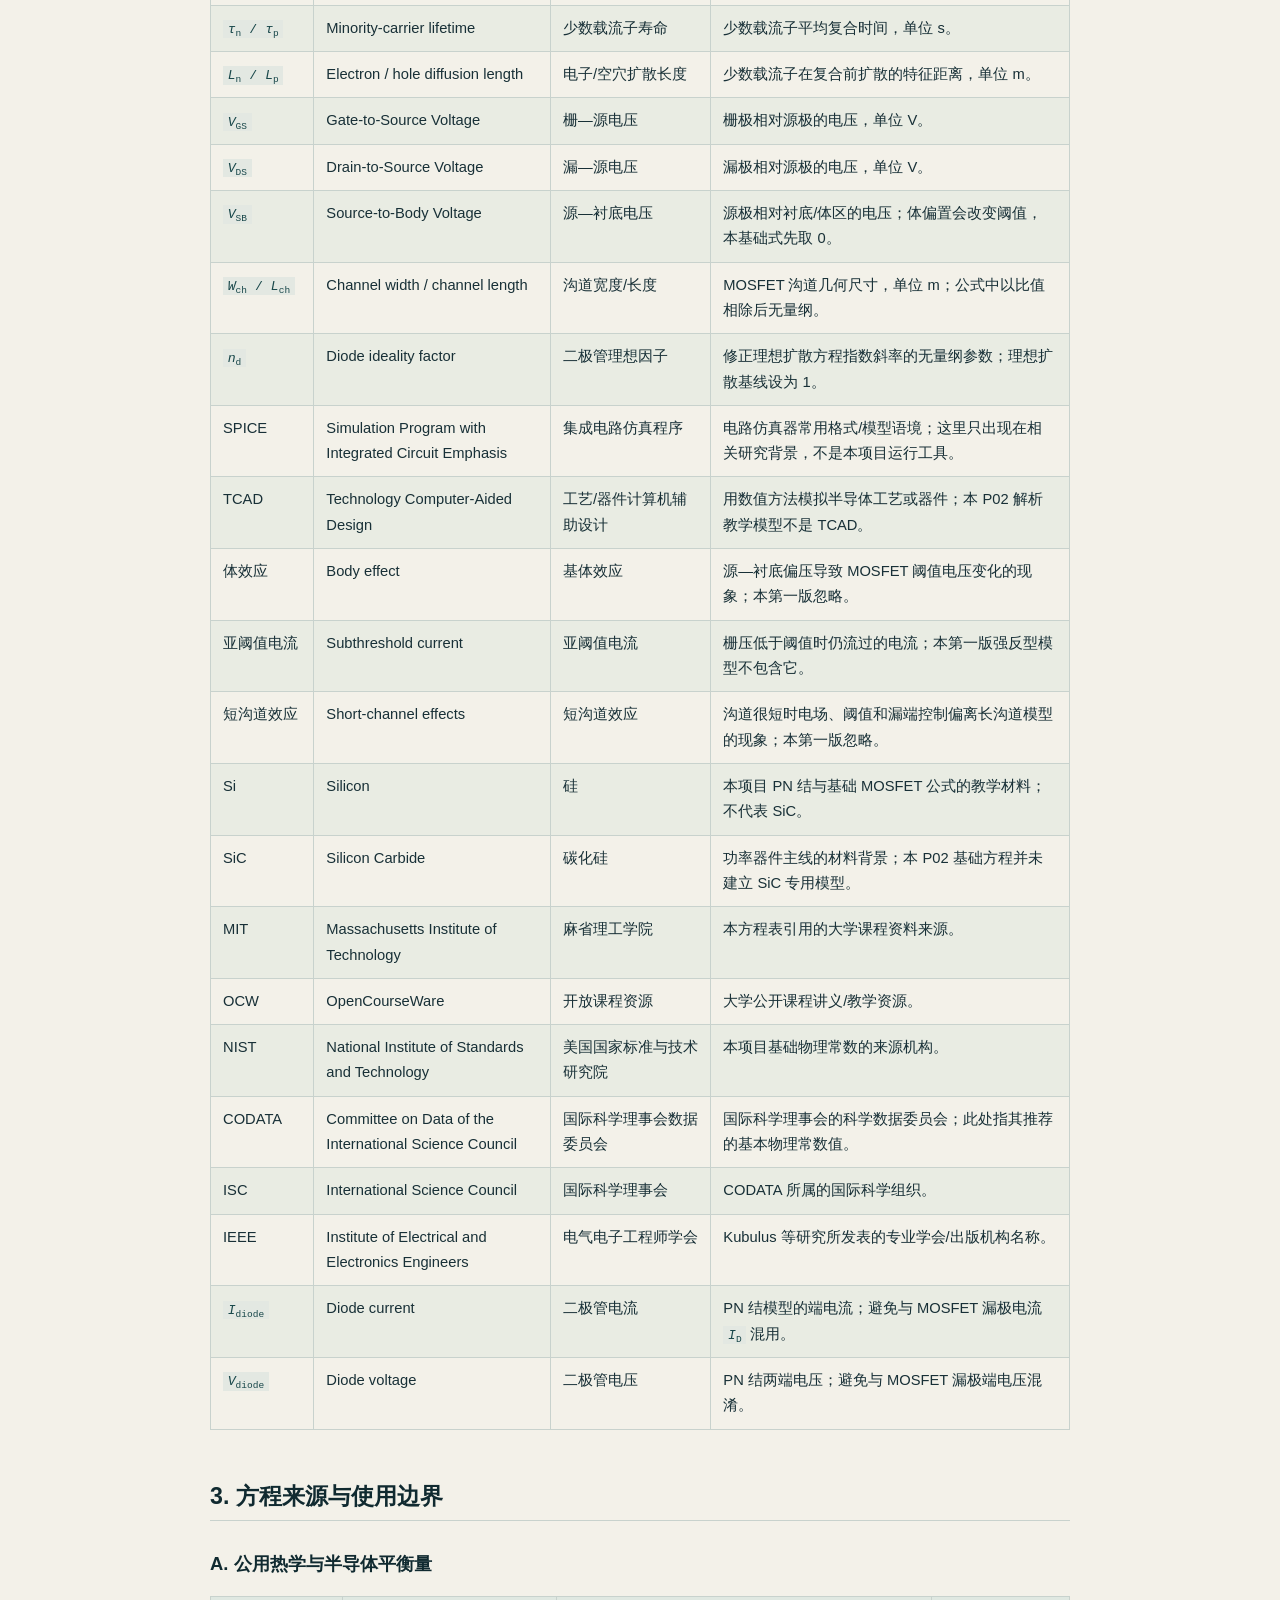
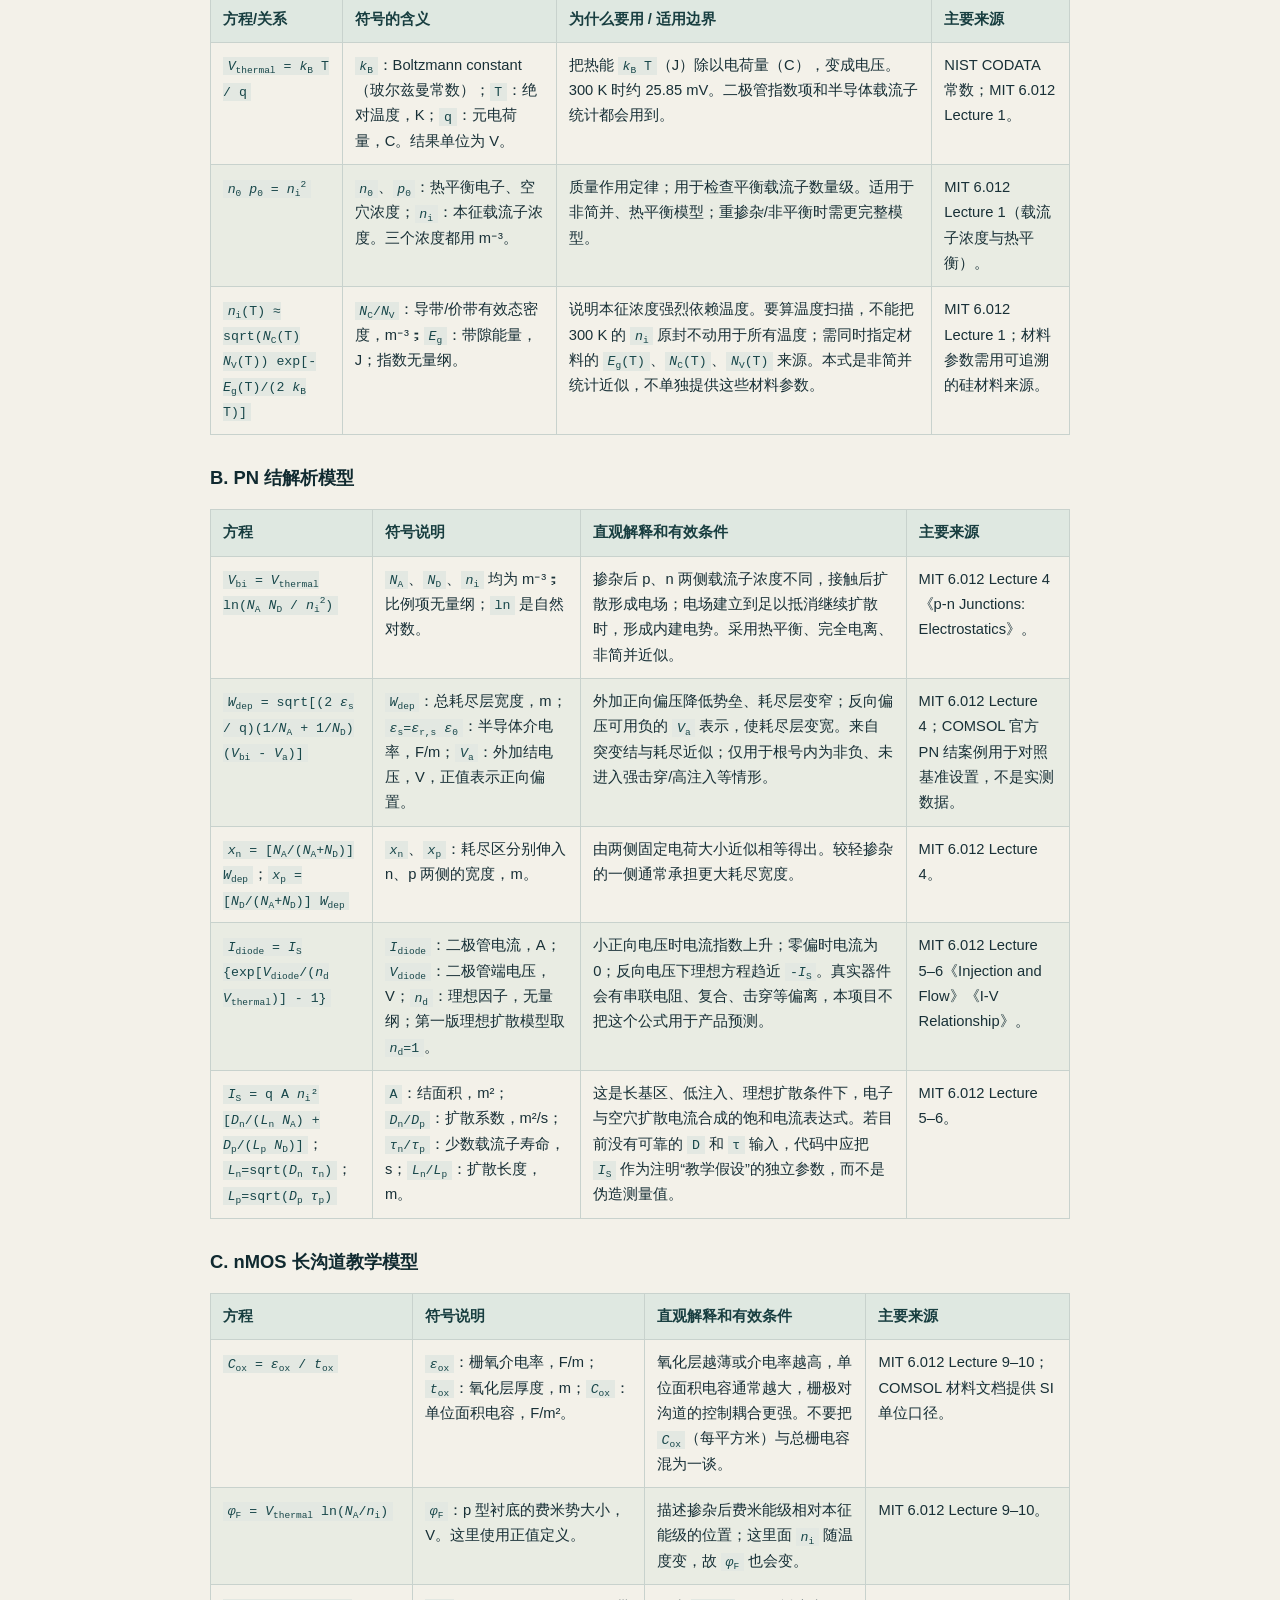
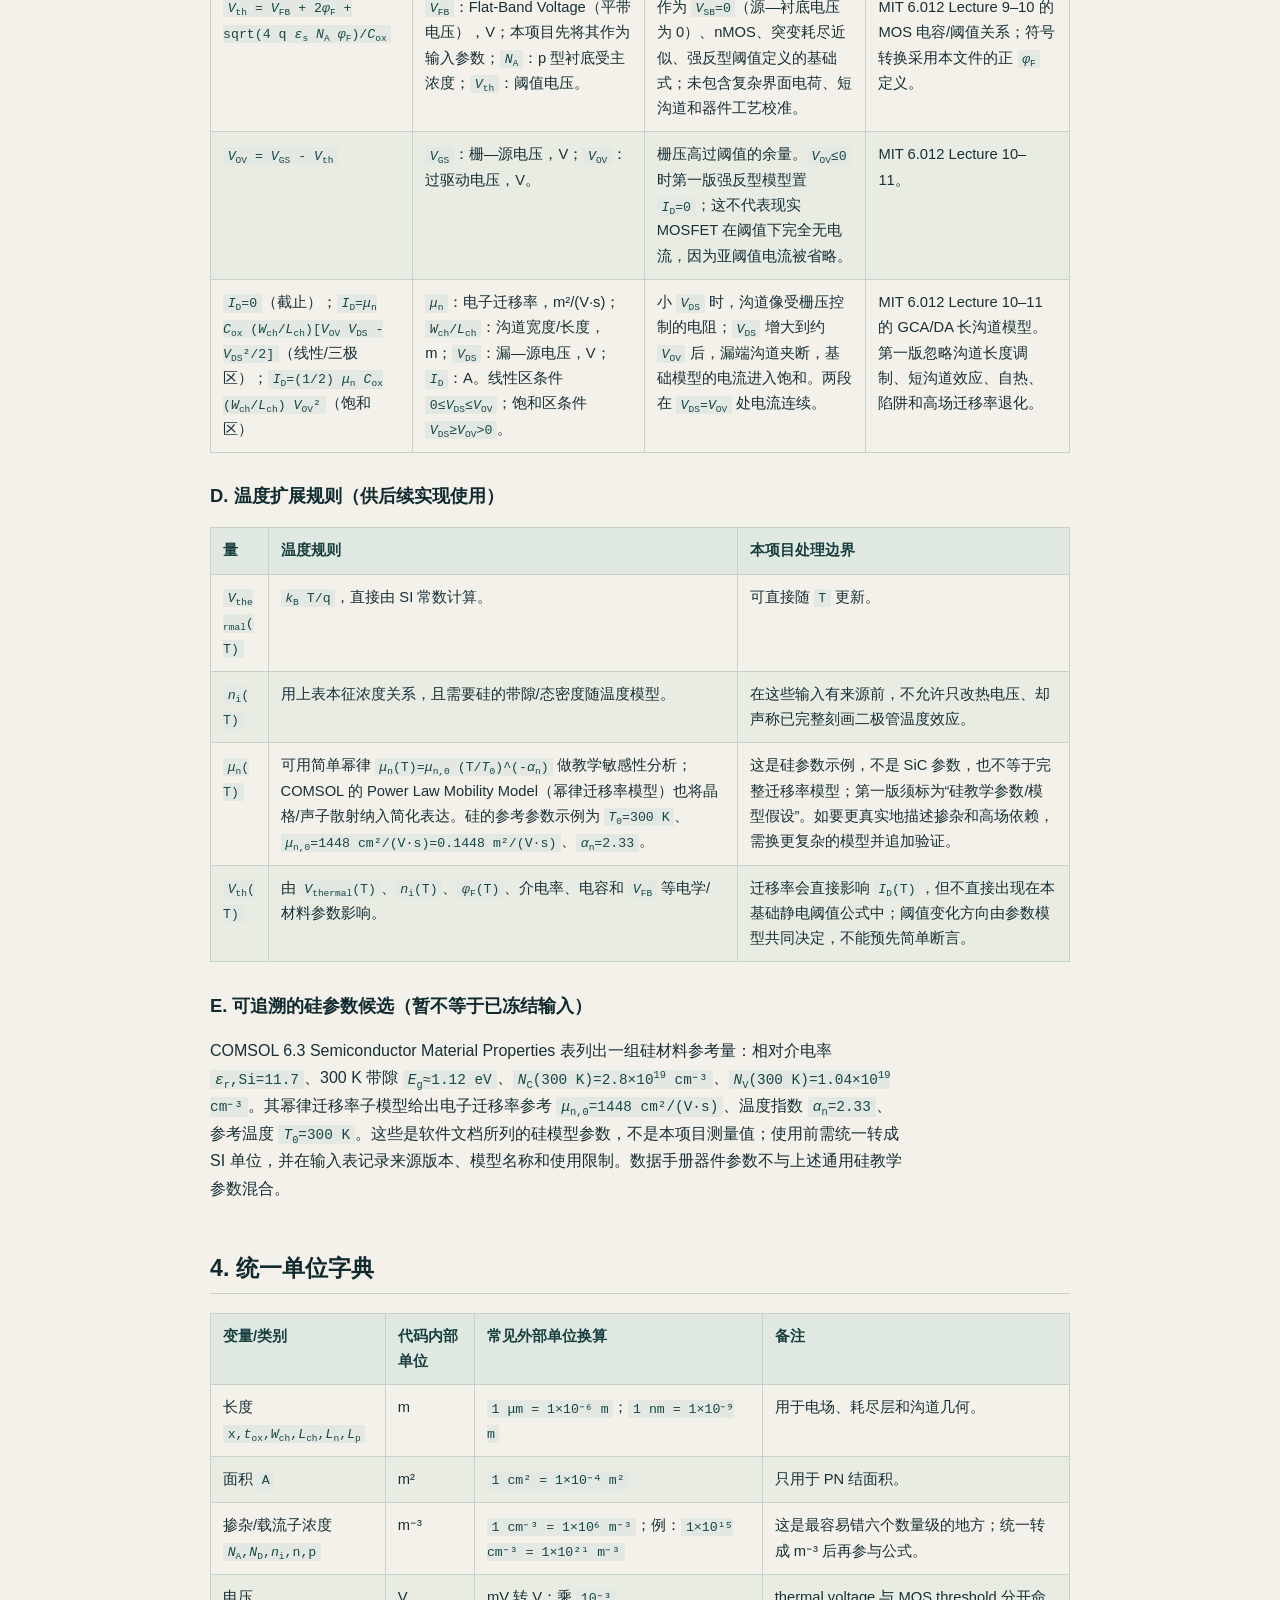
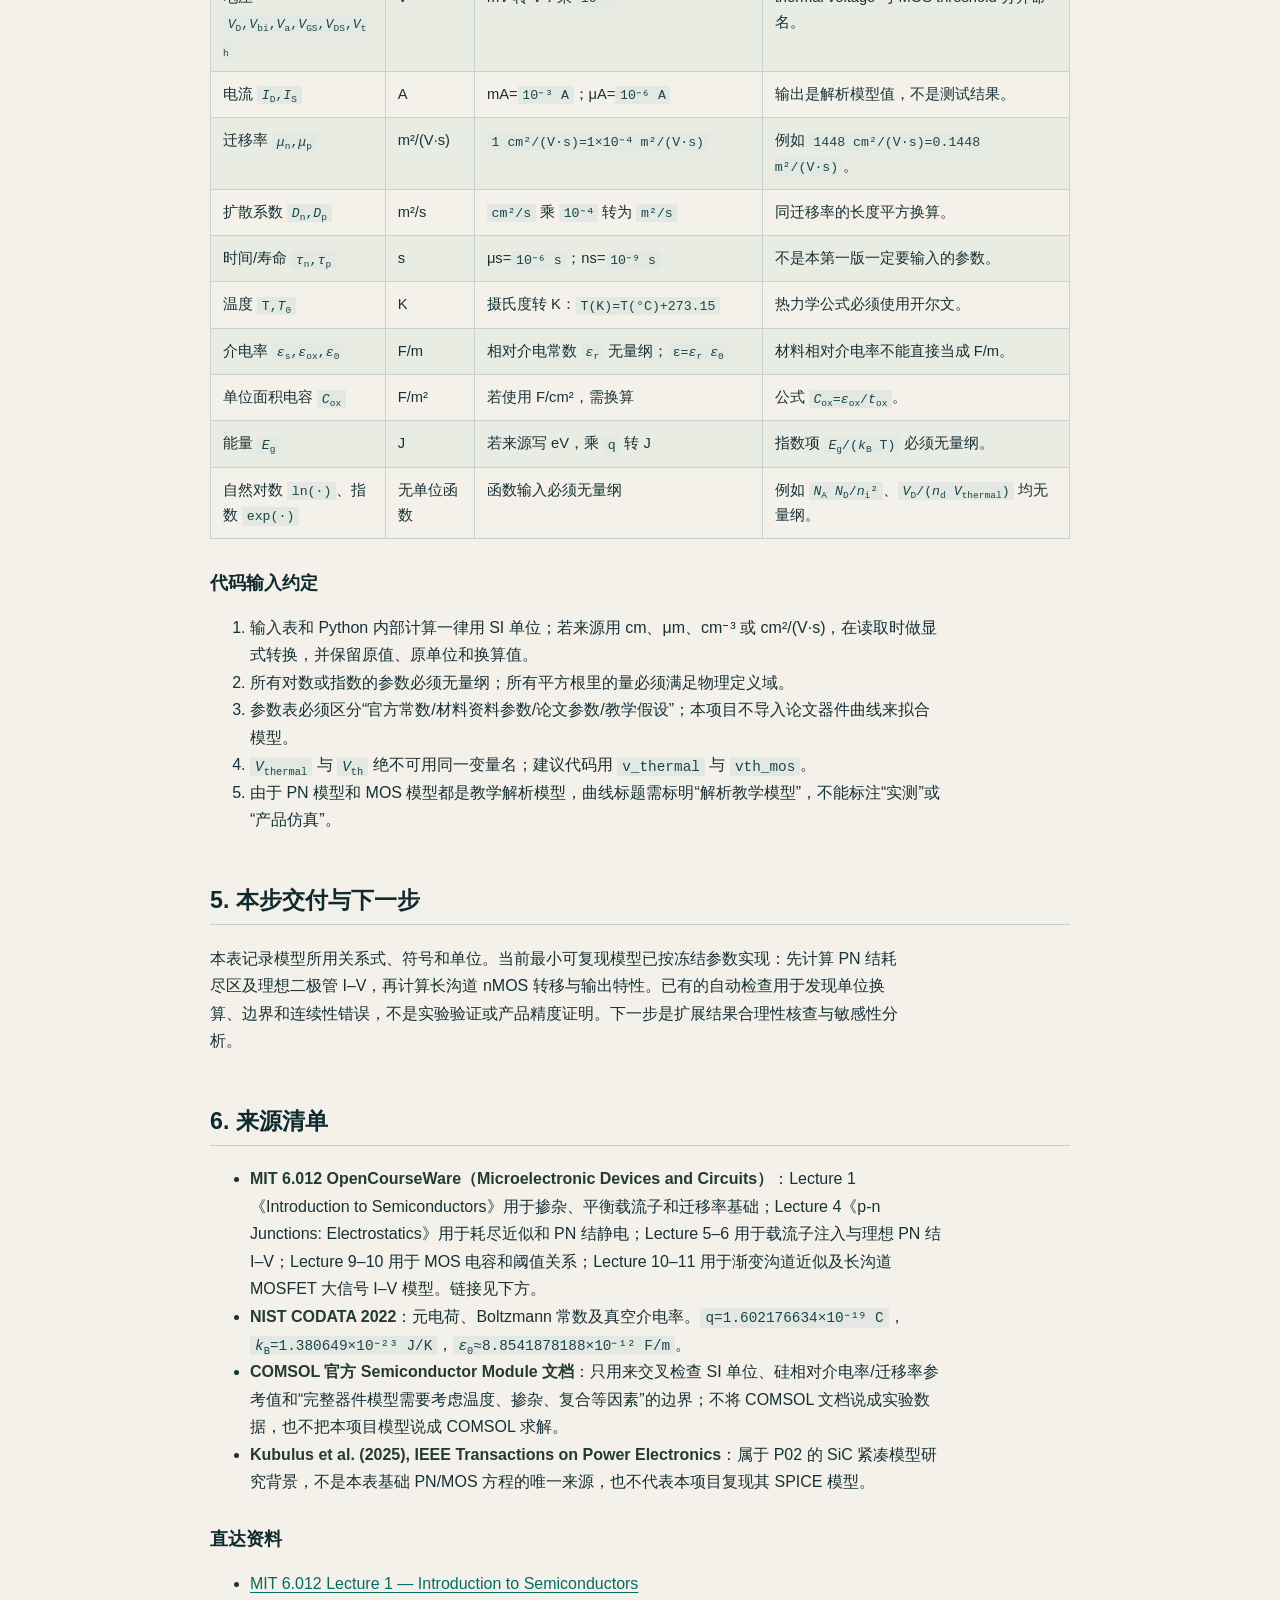
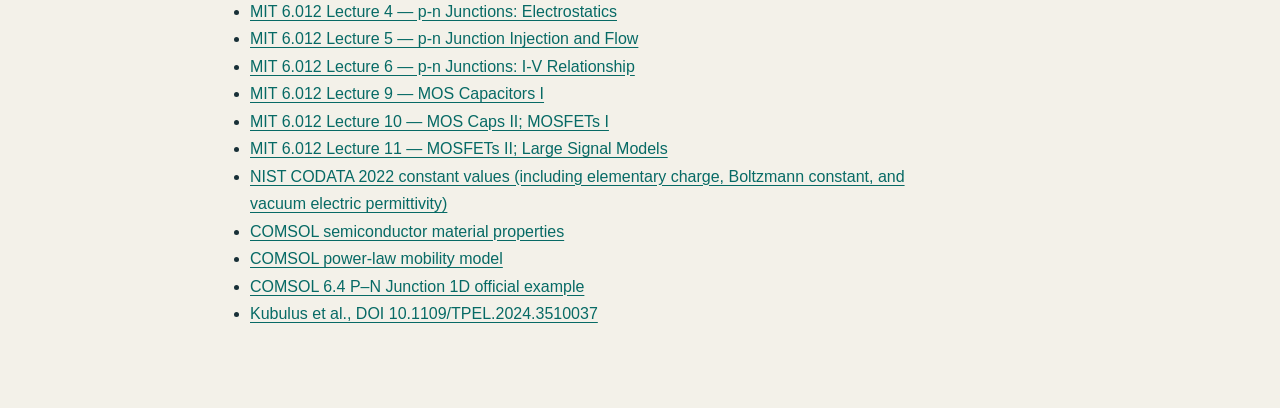
<file: P02/learning/docs/equation_source_table.html>
<!doctype html>
<html lang="zh-CN">
<head>
  <meta charset="utf-8">
  <meta name="viewport" content="width=device-width, initial-scale=1">
  <title>P02｜方程与单位来源表</title>
  <style>
:root { color-scheme: light; --paper: #f3f1e9; --ink: #183037; --muted: #536c70;
  --line: #c8d2cd; --accent: #087c74; --amber: #946719; }
* { box-sizing: border-box; }
html { background: var(--paper); }
body { margin: 0; background: var(--paper); color: var(--ink);
  font: 16px/1.72 "Segoe UI", "Microsoft YaHei", sans-serif; }
main { width: min(860px, calc(100% - 40px)); margin: 0 auto; padding: 36px 0 64px;
  overflow-wrap: anywhere; }
h1, h2, h3, h4 { color: #102a30; line-height: 1.35; }
h1 { margin: 0 0 24px; padding-bottom: 16px; border-bottom: 2px solid var(--accent);
  font-size: clamp(1.7rem, 4vw, 2.3rem); }
h2 { margin-top: 2.2em; padding-bottom: .35em; border-bottom: 1px solid var(--line);
  font-size: 1.45rem; }
h3 { margin-top: 1.7em; font-size: 1.15rem; }
p, li { max-width: 78ch; }
a { color: #076a65; text-underline-offset: 3px; }
strong { color: #243a35; }
blockquote { margin: 1.2em 0; padding: 12px 18px; border-left: 3px solid var(--amber);
  background: #e8e7dc; color: #3f5555; }
code { padding: .12em .35em; background: #e3e8e2; color: #18474a;
  font: .9em/1.5 ui-monospace, "Cascadia Code", Consolas, monospace; }
code sub, code sup { font: inherit; font-size: .72em; line-height: 0; }
code sub { vertical-align: sub; }
code sup { vertical-align: super; }
pre { overflow-x: auto; padding: 16px; background: #172e32; color: #e9f0e8; }
pre code { padding: 0; background: transparent; color: inherit; }
table { width: 100%; min-width: 680px; margin: 18px 0 26px; border-collapse: collapse;
  font-size: .92rem; }
th, td { padding: 10px 12px; border: 1px solid var(--line); text-align: left;
  vertical-align: top; }
th { background: #dfe8e1; color: #183e40; }
tr:nth-child(even) td { background: rgba(222, 230, 220, .48); }
hr { margin: 2em 0; border: 0; border-top: 1px solid var(--line); }
img { max-width: 100%; height: auto; }
@media (max-width: 600px) {
  main { width: min(100% - 28px, 860px); padding-top: 22px; }
  body { font-size: 15px; }
  th, td { padding: 8px; }
}
</style>
</head>
<body><main><h1 id="p02-1">P02｜方程与单位来源表（第 1 步）</h1>
<p><strong>状态：已完成方程框架、符号定义、单位规范及可追溯资料映射。</strong>
<strong>后续状态更新（2026-10-23）：</strong>第一版教学参数已冻结为 <code>P02-EDU-V1</code>；最小解析模型、CSV/图表生成及自动检查已实现。冻结细节见 <code><i>model</i><sub>parameters</sub>_v1.md</code>，运行结果见 <code><i>results</i><sub>v1</sub>.md</code>。<strong>
</strong>核验日期：2026-10-21。**</p>
<h2 id="1">1. 这一步在做什么</h2>
<p>我们先把“准备计算什么、公式从哪里来、每个量用什么单位”写清楚，再动手编程。这样可以避免常见错误：把 cm⁻³ 和 m⁻³ 混用、把热电压和 MOSFET 阈值电压都叫 <code><i>V</i><sub>T</sub></code>、把课堂模型误说成产品模型，或把仿真结果误当成实测数据。</p>
<p>本项目的第一版范围是：</p>
<ul>
<li>一个<strong>硅（Si）PN 结二极管解析教学模型</strong>；</li>
<li>一个<strong>硅基 n 沟道、长沟道增强型 MOSFET（Metal–Oxide–Semiconductor Field-Effect Transistor，金属—氧化物—半导体场效应晶体管）解析教学模型</strong>；</li>
<li>不是 SiC MOSFET 专用模型、不是 TCAD（Technology Computer-Aided Design，工艺/器件计算机辅助设计）模型、不是 COMSOL 半导体输运求解，也不是任何真实产品的拟合模型。</li>
</ul>
<p>“长沟道”是说模型把沟道看成相对较长，足以先忽略短沟道效应；“增强型”表示栅压达到阈值后，才形成可导电的反型沟道。PN 结和 MOSFET 是两种不同器件；先学它们的基础方程，后续才更容易理解 SiC MOSFET。</p>
<h2 id="2">2. 初学者先认识的词</h2>
<table>
<thead>
<tr>
<th>术语/缩写</th>
<th>英文全称</th>
<th>中文释义</th>
<th>在本项目里的意思</th>
</tr>
</thead>
<tbody>
<tr>
<td>PN 结 / p–n junction</td>
<td>p-type–n-type junction</td>
<td>p 型半导体与 n 型半导体形成的结</td>
<td>一侧以空穴为多数载流子，另一侧以电子为多数载流子；交界附近形成耗尽区和内建电场。</td>
</tr>
<tr>
<td>MOS</td>
<td>Metal–Oxide–Semiconductor</td>
<td>金属—氧化物—半导体结构</td>
<td>MOSFET 栅极控制沟道的基本叠层结构。</td>
</tr>
<tr>
<td>MOSFET</td>
<td>Metal–Oxide–Semiconductor Field-Effect Transistor</td>
<td>金属—氧化物—半导体场效应晶体管</td>
<td>用栅极电场控制源极和漏极之间电流的器件。</td>
</tr>
<tr>
<td>I–V</td>
<td>Current–Voltage characteristic</td>
<td>电流—电压特性</td>
<td>改变端口电压并观察模型电流如何变化的曲线。</td>
</tr>
<tr>
<td>SI</td>
<td>International System of Units</td>
<td>国际单位制</td>
<td>本项目代码统一采用米、秒、千克、安培、开尔文、库仑、伏特等 SI 单位。</td>
</tr>
<tr>
<td>TE</td>
<td>Thermal Equilibrium</td>
<td>热平衡</td>
<td>没有外部偏置导致的净载流子流动时的平衡状态。</td>
</tr>
<tr>
<td>DA</td>
<td>Depletion Approximation</td>
<td>耗尽近似</td>
<td>把 PN 结耗尽区内的自由电子/空穴近似为很少，只留下固定离化掺杂电荷。</td>
</tr>
<tr>
<td>GCA</td>
<td>Gradual Channel Approximation</td>
<td>渐变沟道近似</td>
<td>假设 MOSFET 沟道电势沿源—漏方向缓慢变化，用简化关系推导沟道电流。</td>
</tr>
<tr>
<td>nMOS / NMOS</td>
<td>n-channel MOSFET</td>
<td>n 沟道 MOSFET</td>
<td>本项目 MOSFET 模型的极性：沟道主要由电子导电。</td>
</tr>
<tr>
<td><code><i>N</i><sub>A</sub></code></td>
<td>Acceptor concentration</td>
<td>受主掺杂浓度</td>
<td>p 型一侧的受主原子数密度。</td>
</tr>
<tr>
<td><code><i>N</i><sub>D</sub></code></td>
<td>Donor concentration</td>
<td>施主掺杂浓度</td>
<td>n 型一侧的施主原子数密度。</td>
</tr>
<tr>
<td><code><i>n</i><sub>i</sub></code></td>
<td>Intrinsic carrier concentration</td>
<td>本征载流子浓度</td>
<td>无掺杂半导体在热平衡时的电子/空穴浓度基准。</td>
</tr>
<tr>
<td><code><i>V</i><sub>bi</sub></code></td>
<td>Built-in potential</td>
<td>内建电势</td>
<td>p、n 两侧接触后形成的结区电势差。</td>
</tr>
<tr>
<td><code><i>V</i><sub>th</sub></code></td>
<td>Threshold voltage</td>
<td>阈值电压</td>
<td>nMOS 开始形成强反型沟道所需的栅源电压近似值。</td>
</tr>
<tr>
<td><code><i>V</i><sub>thermal</sub></code></td>
<td>Thermal voltage</td>
<td>热电压</td>
<td><code><i>k</i><sub>B</sub> T/q</code>，反映热能尺度折算成的电压；它不是 MOSFET 阈值电压。</td>
</tr>
<tr>
<td><code><i>C</i><sub>ox</sub></code></td>
<td>Oxide capacitance per unit area</td>
<td>单位面积栅氧电容</td>
<td>栅氧层把栅极电压耦合到沟道的能力。</td>
</tr>
<tr>
<td><code><i>V</i><sub>OV</sub></code></td>
<td>Overdrive voltage</td>
<td>过驱动电压</td>
<td><code><i>V</i><sub>GS</sub> - <i>V</i><sub>th</sub></code>，表示栅压超过阈值多少。</td>
</tr>
<tr>
<td><code><i>I</i><sub>D</sub></code></td>
<td>Drain current</td>
<td>漏极电流</td>
<td>从漏极流过 MOSFET 沟道的电流。</td>
</tr>
<tr>
<td><code><i>I</i><sub>S</sub></code></td>
<td>Reverse saturation current</td>
<td>反向饱和电流</td>
<td>理想二极管 I–V 方程里的尺度参数，不等同于实际器件所有反向漏电机制。</td>
</tr>
<tr>
<td>耗尽区</td>
<td>Depletion region</td>
<td>耗尽区</td>
<td>PN 结附近可移动电子/空穴显著减少、主要由固定离化杂质电荷形成空间电荷的区域。</td>
</tr>
<tr>
<td>准中性区</td>
<td>Quasi-neutral region</td>
<td>准中性区</td>
<td>耗尽区外部的半导体区域；宏观正负电荷近似抵消。</td>
</tr>
<tr>
<td>低注入</td>
<td>Low-level injection</td>
<td>低水平注入</td>
<td>偏置产生的少数载流子增量远小于原有多数载流子浓度，便于使用线性扩散近似。</td>
</tr>
<tr>
<td>长基区</td>
<td>Long-base diode</td>
<td>长基区二极管条件</td>
<td>中性区长度远大于少数载流子扩散长度，载流子在抵达接触端前已显著复合。</td>
</tr>
<tr>
<td>强反型</td>
<td>Strong inversion</td>
<td>强反型</td>
<td>MOS 电容表面已形成与衬底多数载流子极性相反、足以形成沟道的载流子层。</td>
</tr>
<tr>
<td>平带电压 <code><i>V</i><sub>FB</sub></code></td>
<td>Flat-Band Voltage</td>
<td>平带电压</td>
<td>MOS 结构中半导体能带近似平直时对应的栅压，受栅材料功函数和界面电荷等影响。</td>
</tr>
<tr>
<td>夹断</td>
<td>Pinch-off</td>
<td>沟道夹断</td>
<td>长沟道 MOSFET 漏端附近反型沟道变薄至近零；进入理想模型的饱和区，不等于器件击穿。</td>
</tr>
<tr>
<td>沟道长度调制</td>
<td>Channel-Length Modulation</td>
<td>沟道长度调制</td>
<td>饱和区下漏压继续上升时，有效沟道变短、漏电流仍略增加的效应；第一版忽略。</td>
</tr>
<tr>
<td>声子散射</td>
<td>Phonon Scattering</td>
<td>声子散射</td>
<td>晶格热振动会散射载流子，是迁移率随温度变化的重要原因之一。</td>
</tr>
<tr>
<td><code>q</code></td>
<td>Elementary charge</td>
<td>元电荷量</td>
<td>单个基本电荷的大小，单位 C；符号取正的电荷量大小，电子电荷为 <code>-q</code>。</td>
</tr>
<tr>
<td><code><i>k</i><sub>B</sub></code></td>
<td>Boltzmann constant</td>
<td>玻尔兹曼常数</td>
<td>把温度换成热能尺度的物理常数，单位 J/K。</td>
</tr>
<tr>
<td><code><i>ε</i><sub>0</sub></code></td>
<td>Vacuum electric permittivity</td>
<td>真空介电率</td>
<td>真空的介电率，单位 F/m。</td>
</tr>
<tr>
<td><code><i>ε</i><sub>r</sub></code></td>
<td>Relative permittivity</td>
<td>相对介电常数</td>
<td>材料介电率相对真空介电率的比值，无量纲。</td>
</tr>
<tr>
<td><code><i>ε</i><sub>s</sub> / <i>ε</i><sub>ox</sub></code></td>
<td>Semiconductor / oxide permittivity</td>
<td>半导体/栅氧介电率</td>
<td><code>ε=<i>ε</i><sub>r</sub> <i>ε</i><sub>0</sub></code>，单位 F/m。</td>
</tr>
<tr>
<td><code><i>E</i><sub>g</sub></code></td>
<td>Bandgap energy</td>
<td>带隙能量</td>
<td>价带与导带之间的能量间隔；若来源以 eV 表示，计算 SI 指数前须转 J。</td>
</tr>
<tr>
<td><code>eV</code></td>
<td>Electronvolt</td>
<td>电子伏特</td>
<td>能量单位；<code>1 eV=q J</code>。</td>
</tr>
<tr>
<td><code><i>N</i><sub>C</sub> / <i>N</i><sub>V</sub></code></td>
<td>Effective density of states in the conduction / valence band</td>
<td>导带/价带有效态密度</td>
<td>参与半导体载流子统计的有效状态数密度，单位 m⁻³。</td>
</tr>
<tr>
<td><code><i>D</i><sub>n</sub> / <i>D</i><sub>p</sub></code></td>
<td>Electron / hole diffusion coefficient</td>
<td>电子/空穴扩散系数</td>
<td>描述载流子因浓度梯度扩散的系数，单位 m²/s。</td>
</tr>
<tr>
<td><code><i>τ</i><sub>n</sub> / <i>τ</i><sub>p</sub></code></td>
<td>Minority-carrier lifetime</td>
<td>少数载流子寿命</td>
<td>少数载流子平均复合时间，单位 s。</td>
</tr>
<tr>
<td><code><i>L</i><sub>n</sub> / <i>L</i><sub>p</sub></code></td>
<td>Electron / hole diffusion length</td>
<td>电子/空穴扩散长度</td>
<td>少数载流子在复合前扩散的特征距离，单位 m。</td>
</tr>
<tr>
<td><code><i>V</i><sub>GS</sub></code></td>
<td>Gate-to-Source Voltage</td>
<td>栅—源电压</td>
<td>栅极相对源极的电压，单位 V。</td>
</tr>
<tr>
<td><code><i>V</i><sub>DS</sub></code></td>
<td>Drain-to-Source Voltage</td>
<td>漏—源电压</td>
<td>漏极相对源极的电压，单位 V。</td>
</tr>
<tr>
<td><code><i>V</i><sub>SB</sub></code></td>
<td>Source-to-Body Voltage</td>
<td>源—衬底电压</td>
<td>源极相对衬底/体区的电压；体偏置会改变阈值，本基础式先取 0。</td>
</tr>
<tr>
<td><code><i>W</i><sub>ch</sub> / <i>L</i><sub>ch</sub></code></td>
<td>Channel width / channel length</td>
<td>沟道宽度/长度</td>
<td>MOSFET 沟道几何尺寸，单位 m；公式中以比值相除后无量纲。</td>
</tr>
<tr>
<td><code><i>n</i><sub>d</sub></code></td>
<td>Diode ideality factor</td>
<td>二极管理想因子</td>
<td>修正理想扩散方程指数斜率的无量纲参数；理想扩散基线设为 1。</td>
</tr>
<tr>
<td>SPICE</td>
<td>Simulation Program with Integrated Circuit Emphasis</td>
<td>集成电路仿真程序</td>
<td>电路仿真器常用格式/模型语境；这里只出现在相关研究背景，不是本项目运行工具。</td>
</tr>
<tr>
<td>TCAD</td>
<td>Technology Computer-Aided Design</td>
<td>工艺/器件计算机辅助设计</td>
<td>用数值方法模拟半导体工艺或器件；本 P02 解析教学模型不是 TCAD。</td>
</tr>
<tr>
<td>体效应</td>
<td>Body effect</td>
<td>基体效应</td>
<td>源—衬底偏压导致 MOSFET 阈值电压变化的现象；本第一版忽略。</td>
</tr>
<tr>
<td>亚阈值电流</td>
<td>Subthreshold current</td>
<td>亚阈值电流</td>
<td>栅压低于阈值时仍流过的电流；本第一版强反型模型不包含它。</td>
</tr>
<tr>
<td>短沟道效应</td>
<td>Short-channel effects</td>
<td>短沟道效应</td>
<td>沟道很短时电场、阈值和漏端控制偏离长沟道模型的现象；本第一版忽略。</td>
</tr>
<tr>
<td>Si</td>
<td>Silicon</td>
<td>硅</td>
<td>本项目 PN 结与基础 MOSFET 公式的教学材料；不代表 SiC。</td>
</tr>
<tr>
<td>SiC</td>
<td>Silicon Carbide</td>
<td>碳化硅</td>
<td>功率器件主线的材料背景；本 P02 基础方程并未建立 SiC 专用模型。</td>
</tr>
<tr>
<td>MIT</td>
<td>Massachusetts Institute of Technology</td>
<td>麻省理工学院</td>
<td>本方程表引用的大学课程资料来源。</td>
</tr>
<tr>
<td>OCW</td>
<td>OpenCourseWare</td>
<td>开放课程资源</td>
<td>大学公开课程讲义/教学资源。</td>
</tr>
<tr>
<td>NIST</td>
<td>National Institute of Standards and Technology</td>
<td>美国国家标准与技术研究院</td>
<td>本项目基础物理常数的来源机构。</td>
</tr>
<tr>
<td>CODATA</td>
<td>Committee on Data of the International Science Council</td>
<td>国际科学理事会数据委员会</td>
<td>国际科学理事会的科学数据委员会；此处指其推荐的基本物理常数值。</td>
</tr>
<tr>
<td>ISC</td>
<td>International Science Council</td>
<td>国际科学理事会</td>
<td>CODATA 所属的国际科学组织。</td>
</tr>
<tr>
<td>IEEE</td>
<td>Institute of Electrical and Electronics Engineers</td>
<td>电气电子工程师学会</td>
<td>Kubulus 等研究所发表的专业学会/出版机构名称。</td>
</tr>
<tr>
<td><code><i>I</i><sub>diode</sub></code></td>
<td>Diode current</td>
<td>二极管电流</td>
<td>PN 结模型的端电流；避免与 MOSFET 漏极电流 <code><i>I</i><sub>D</sub></code> 混用。</td>
</tr>
<tr>
<td><code><i>V</i><sub>diode</sub></code></td>
<td>Diode voltage</td>
<td>二极管电压</td>
<td>PN 结两端电压；避免与 MOSFET 漏极端电压混淆。</td>
</tr>
</tbody>
</table>
<h2 id="3">3. 方程来源与使用边界</h2>
<h3 id="a">A. 公用热学与半导体平衡量</h3>
<table>
<thead>
<tr>
<th>方程/关系</th>
<th>符号的含义</th>
<th>为什么要用 / 适用边界</th>
<th>主要来源</th>
</tr>
</thead>
<tbody>
<tr>
<td><code><i>V</i><sub>thermal</sub> = <i>k</i><sub>B</sub> T / q</code></td>
<td><code><i>k</i><sub>B</sub></code>：Boltzmann constant（玻尔兹曼常数）；<code>T</code>：绝对温度，K；<code>q</code>：元电荷量，C。结果单位为 V。</td>
<td>把热能 <code><i>k</i><sub>B</sub> T</code>（J）除以电荷量（C），变成电压。300 K 时约 25.85 mV。二极管指数项和半导体载流子统计都会用到。</td>
<td>NIST CODATA 常数；MIT 6.012 Lecture 1。</td>
</tr>
<tr>
<td><code><i>n</i><sub>0</sub> <i>p</i><sub>0</sub> = <i>n</i><sub>i</sub><sup>2</sup></code></td>
<td><code><i>n</i><sub>0</sub></code>、<code><i>p</i><sub>0</sub></code>：热平衡电子、空穴浓度；<code><i>n</i><sub>i</sub></code>：本征载流子浓度。三个浓度都用 m⁻³。</td>
<td>质量作用定律；用于检查平衡载流子数量级。适用于非简并、热平衡模型；重掺杂/非平衡时需更完整模型。</td>
<td>MIT 6.012 Lecture 1（载流子浓度与热平衡）。</td>
</tr>
<tr>
<td><code><i>n</i><sub>i</sub>(T) ≈ sqrt(<i>N</i><sub>C</sub>(T) <i>N</i><sub>V</sub>(T)) exp[-<i>E</i><sub>g</sub>(T)/(2 <i>k</i><sub>B</sub> T)]</code></td>
<td><code><i>N</i><sub>C</sub>/<i>N</i><sub>V</sub></code>：导带/价带有效态密度，m⁻³；<code><i>E</i><sub>g</sub></code>：带隙能量，J；指数无量纲。</td>
<td>说明本征浓度强烈依赖温度。要算温度扫描，不能把 300 K 的 <code><i>n</i><sub>i</sub></code> 原封不动用于所有温度；需同时指定材料的 <code><i>E</i><sub>g</sub>(T)</code>、<code><i>N</i><sub>C</sub>(T)</code>、<code><i>N</i><sub>V</sub>(T)</code> 来源。本式是非简并统计近似，不单独提供这些材料参数。</td>
<td>MIT 6.012 Lecture 1；材料参数需用可追溯的硅材料来源。</td>
</tr>
</tbody>
</table>
<h3 id="b-pn">B. PN 结解析模型</h3>
<table>
<thead>
<tr>
<th>方程</th>
<th>符号说明</th>
<th>直观解释和有效条件</th>
<th>主要来源</th>
</tr>
</thead>
<tbody>
<tr>
<td><code><i>V</i><sub>bi</sub> = <i>V</i><sub>thermal</sub> ln(<i>N</i><sub>A</sub> <i>N</i><sub>D</sub> / <i>n</i><sub>i</sub><sup>2</sup>)</code></td>
<td><code><i>N</i><sub>A</sub></code>、<code><i>N</i><sub>D</sub></code>、<code><i>n</i><sub>i</sub></code> 均为 m⁻³；比例项无量纲；<code>ln</code> 是自然对数。</td>
<td>掺杂后 p、n 两侧载流子浓度不同，接触后扩散形成电场；电场建立到足以抵消继续扩散时，形成内建电势。采用热平衡、完全电离、非简并近似。</td>
<td>MIT 6.012 Lecture 4《p-n Junctions: Electrostatics》。</td>
</tr>
<tr>
<td><code><i>W</i><sub>dep</sub> = sqrt[(2 <i>ε</i><sub>s</sub> / q)(1/<i>N</i><sub>A</sub> + 1/<i>N</i><sub>D</sub>)(<i>V</i><sub>bi</sub> - <i>V</i><sub>a</sub>)]</code></td>
<td><code><i>W</i><sub>dep</sub></code>：总耗尽层宽度，m；<code><i>ε</i><sub>s</sub>=<i>ε</i><sub>r,s</sub> <i>ε</i><sub>0</sub></code>：半导体介电率，F/m；<code><i>V</i><sub>a</sub></code>：外加结电压，V，正值表示正向偏置。</td>
<td>外加正向偏压降低势垒、耗尽层变窄；反向偏压可用负的 <code><i>V</i><sub>a</sub></code> 表示，使耗尽层变宽。来自突变结与耗尽近似；仅用于根号内为非负、未进入强击穿/高注入等情形。</td>
<td>MIT 6.012 Lecture 4；COMSOL 官方 PN 结案例用于对照基准设置，不是实测数据。</td>
</tr>
<tr>
<td><code><i>x</i><sub>n</sub> = [<i>N</i><sub>A</sub>/(<i>N</i><sub>A</sub>+<i>N</i><sub>D</sub>)] <i>W</i><sub>dep</sub></code>；<code><i>x</i><sub>p</sub> = [<i>N</i><sub>D</sub>/(<i>N</i><sub>A</sub>+<i>N</i><sub>D</sub>)] <i>W</i><sub>dep</sub></code></td>
<td><code><i>x</i><sub>n</sub></code>、<code><i>x</i><sub>p</sub></code>：耗尽区分别伸入 n、p 两侧的宽度，m。</td>
<td>由两侧固定电荷大小近似相等得出。较轻掺杂的一侧通常承担更大耗尽宽度。</td>
<td>MIT 6.012 Lecture 4。</td>
</tr>
<tr>
<td><code><i>I</i><sub>diode</sub> = <i>I</i><sub>S</sub> {exp[<i>V</i><sub>diode</sub>/(<i>n</i><sub>d</sub> <i>V</i><sub>thermal</sub>)] - 1}</code></td>
<td><code><i>I</i><sub>diode</sub></code>：二极管电流，A；<code><i>V</i><sub>diode</sub></code>：二极管端电压，V；<code><i>n</i><sub>d</sub></code>：理想因子，无量纲；第一版理想扩散模型取 <code><i>n</i><sub>d</sub>=1</code>。</td>
<td>小正向电压时电流指数上升；零偏时电流为 0；反向电压下理想方程趋近 <code>-<i>I</i><sub>S</sub></code>。真实器件会有串联电阻、复合、击穿等偏离，本项目不把这个公式用于产品预测。</td>
<td>MIT 6.012 Lecture 5–6《Injection and Flow》《I-V Relationship》。</td>
</tr>
<tr>
<td><code><i>I</i><sub>S</sub> = q A <i>n</i><sub>i</sub>² [<i>D</i><sub>n</sub>/(<i>L</i><sub>n</sub> <i>N</i><sub>A</sub>) + <i>D</i><sub>p</sub>/(<i>L</i><sub>p</sub> <i>N</i><sub>D</sub>)]</code>；<code><i>L</i><sub>n</sub>=sqrt(<i>D</i><sub>n</sub> <i>τ</i><sub>n</sub>)</code>；<code><i>L</i><sub>p</sub>=sqrt(<i>D</i><sub>p</sub> <i>τ</i><sub>p</sub>)</code></td>
<td><code>A</code>：结面积，m²；<code><i>D</i><sub>n</sub>/<i>D</i><sub>p</sub></code>：扩散系数，m²/s；<code><i>τ</i><sub>n</sub>/<i>τ</i><sub>p</sub></code>：少数载流子寿命，s；<code><i>L</i><sub>n</sub>/<i>L</i><sub>p</sub></code>：扩散长度，m。</td>
<td>这是长基区、低注入、理想扩散条件下，电子与空穴扩散电流合成的饱和电流表达式。若目前没有可靠的 <code>D</code> 和 <code>τ</code> 输入，代码中应把 <code><i>I</i><sub>S</sub></code> 作为注明“教学假设”的独立参数，而不是伪造测量值。</td>
<td>MIT 6.012 Lecture 5–6。</td>
</tr>
</tbody>
</table>
<h3 id="c-nmos">C. nMOS 长沟道教学模型</h3>
<table>
<thead>
<tr>
<th>方程</th>
<th>符号说明</th>
<th>直观解释和有效条件</th>
<th>主要来源</th>
</tr>
</thead>
<tbody>
<tr>
<td><code><i>C</i><sub>ox</sub> = <i>ε</i><sub>ox</sub> / <i>t</i><sub>ox</sub></code></td>
<td><code><i>ε</i><sub>ox</sub></code>：栅氧介电率，F/m；<code><i>t</i><sub>ox</sub></code>：氧化层厚度，m；<code><i>C</i><sub>ox</sub></code>：单位面积电容，F/m²。</td>
<td>氧化层越薄或介电率越高，单位面积电容通常越大，栅极对沟道的控制耦合更强。不要把 <code><i>C</i><sub>ox</sub></code>（每平方米）与总栅电容混为一谈。</td>
<td>MIT 6.012 Lecture 9–10；COMSOL 材料文档提供 SI 单位口径。</td>
</tr>
<tr>
<td><code><i>φ</i><sub>F</sub> = <i>V</i><sub>thermal</sub> ln(<i>N</i><sub>A</sub>/<i>n</i><sub>i</sub>)</code></td>
<td><code><i>φ</i><sub>F</sub></code>：p 型衬底的费米势大小，V。这里使用正值定义。</td>
<td>描述掺杂后费米能级相对本征能级的位置；这里面 <code><i>n</i><sub>i</sub></code> 随温度变，故 <code><i>φ</i><sub>F</sub></code> 也会变。</td>
<td>MIT 6.012 Lecture 9–10。</td>
</tr>
<tr>
<td><code><i>V</i><sub>th</sub> = <i>V</i><sub>FB</sub> + 2<i>φ</i><sub>F</sub> + sqrt(4 q <i>ε</i><sub>s</sub> <i>N</i><sub>A</sub> <i>φ</i><sub>F</sub>)/<i>C</i><sub>ox</sub></code></td>
<td><code><i>V</i><sub>FB</sub></code>：Flat-Band Voltage（平带电压），V；本项目先将其作为输入参数；<code><i>N</i><sub>A</sub></code>：p 型衬底受主浓度；<code><i>V</i><sub>th</sub></code>：阈值电压。</td>
<td>作为 <code><i>V</i><sub>SB</sub>=0</code>（源—衬底电压为 0）、nMOS、突变耗尽近似、强反型阈值定义的基础式；未包含复杂界面电荷、短沟道和器件工艺校准。</td>
<td>MIT 6.012 Lecture 9–10 的 MOS 电容/阈值关系；符号转换采用本文件的正 <code><i>φ</i><sub>F</sub></code> 定义。</td>
</tr>
<tr>
<td><code><i>V</i><sub>OV</sub> = <i>V</i><sub>GS</sub> - <i>V</i><sub>th</sub></code></td>
<td><code><i>V</i><sub>GS</sub></code>：栅—源电压，V；<code><i>V</i><sub>OV</sub></code>：过驱动电压，V。</td>
<td>栅压高过阈值的余量。<code><i>V</i><sub>OV</sub>≤0</code> 时第一版强反型模型置 <code><i>I</i><sub>D</sub>=0</code>；这不代表现实 MOSFET 在阈值下完全无电流，因为亚阈值电流被省略。</td>
<td>MIT 6.012 Lecture 10–11。</td>
</tr>
<tr>
<td><code><i>I</i><sub>D</sub>=0</code>（截止）；<code><i>I</i><sub>D</sub>=<i>μ</i><sub>n</sub> <i>C</i><sub>ox</sub> (<i>W</i><sub>ch</sub>/<i>L</i><sub>ch</sub>)[<i>V</i><sub>OV</sub> <i>V</i><sub>DS</sub> - <i>V</i><sub>DS</sub>²/2]</code>（线性/三极区）；<code><i>I</i><sub>D</sub>=(1/2) <i>μ</i><sub>n</sub> <i>C</i><sub>ox</sub> (<i>W</i><sub>ch</sub>/<i>L</i><sub>ch</sub>) <i>V</i><sub>OV</sub>²</code>（饱和区）</td>
<td><code><i>μ</i><sub>n</sub></code>：电子迁移率，m²/(V·s)；<code><i>W</i><sub>ch</sub>/<i>L</i><sub>ch</sub></code>：沟道宽度/长度，m；<code><i>V</i><sub>DS</sub></code>：漏—源电压，V；<code><i>I</i><sub>D</sub></code>：A。线性区条件 <code>0≤<i>V</i><sub>DS</sub>≤<i>V</i><sub>OV</sub></code>；饱和区条件 <code><i>V</i><sub>DS</sub>≥<i>V</i><sub>OV</sub>&gt;0</code>。</td>
<td>小 <code><i>V</i><sub>DS</sub></code> 时，沟道像受栅压控制的电阻；<code><i>V</i><sub>DS</sub></code> 增大到约 <code><i>V</i><sub>OV</sub></code> 后，漏端沟道夹断，基础模型的电流进入饱和。两段在 <code><i>V</i><sub>DS</sub>=<i>V</i><sub>OV</sub></code> 处电流连续。</td>
<td>MIT 6.012 Lecture 10–11 的 GCA/DA 长沟道模型。第一版忽略沟道长度调制、短沟道效应、自热、陷阱和高场迁移率退化。</td>
</tr>
</tbody>
</table>
<h3 id="d">D. 温度扩展规则（供后续实现使用）</h3>
<table>
<thead>
<tr>
<th>量</th>
<th>温度规则</th>
<th>本项目处理边界</th>
</tr>
</thead>
<tbody>
<tr>
<td><code><i>V</i><sub>thermal</sub>(T)</code></td>
<td><code><i>k</i><sub>B</sub> T/q</code>，直接由 SI 常数计算。</td>
<td>可直接随 <code>T</code> 更新。</td>
</tr>
<tr>
<td><code><i>n</i><sub>i</sub>(T)</code></td>
<td>用上表本征浓度关系，且需要硅的带隙/态密度随温度模型。</td>
<td>在这些输入有来源前，不允许只改热电压、却声称已完整刻画二极管温度效应。</td>
</tr>
<tr>
<td><code><i>μ</i><sub>n</sub>(T)</code></td>
<td>可用简单幂律 <code><i>μ</i><sub>n</sub>(T)=<i>μ</i><sub>n,0</sub> (T/<i>T</i><sub>0</sub>)^(-<i>α</i><sub>n</sub>)</code> 做教学敏感性分析；COMSOL 的 Power Law Mobility Model（幂律迁移率模型）也将晶格/声子散射纳入简化表达。硅的参考参数示例为 <code><i>T</i><sub>0</sub>=300 K</code>、<code><i>μ</i><sub>n,0</sub>=1448 cm²/(V·s)=0.1448 m²/(V·s)</code>、<code><i>α</i><sub>n</sub>=2.33</code>。</td>
<td>这是硅参数示例，不是 SiC 参数，也不等于完整迁移率模型；第一版须标为“硅教学参数/模型假设”。如要更真实地描述掺杂和高场依赖，需换更复杂的模型并追加验证。</td>
</tr>
<tr>
<td><code><i>V</i><sub>th</sub>(T)</code></td>
<td>由 <code><i>V</i><sub>thermal</sub>(T)</code>、<code><i>n</i><sub>i</sub>(T)</code>、<code><i>φ</i><sub>F</sub>(T)</code>、介电率、电容和 <code><i>V</i><sub>FB</sub></code> 等电学/材料参数影响。</td>
<td>迁移率会直接影响 <code><i>I</i><sub>D</sub>(T)</code>，但不直接出现在本基础静电阈值公式中；阈值变化方向由参数模型共同决定，不能预先简单断言。</td>
</tr>
</tbody>
</table>
<h3 id="e">E. 可追溯的硅参数候选（暂不等于已冻结输入）</h3>
<p>COMSOL 6.3 Semiconductor Material Properties 表列出一组硅材料参考量：相对介电率 <code><i>ε</i><sub>r</sub>,Si=11.7</code>、300 K 带隙 <code><i>E</i><sub>g</sub>≈1.12 eV</code>、<code><i>N</i><sub>C</sub>(300 K)=2.8×10<sup>19</sup> cm⁻³</code>、<code><i>N</i><sub>V</sub>(300 K)=1.04×10<sup>19</sup> cm⁻³</code>。其幂律迁移率子模型给出电子迁移率参考 <code><i>μ</i><sub>n,0</sub>=1448 cm²/(V·s)</code>、温度指数 <code><i>α</i><sub>n</sub>=2.33</code>、参考温度 <code><i>T</i><sub>0</sub>=300 K</code>。这些是软件文档所列的硅模型参数，不是本项目测量值；使用前需统一转成 SI 单位，并在输入表记录来源版本、模型名称和使用限制。数据手册器件参数不与上述通用硅教学参数混合。</p>
<h2 id="4">4. 统一单位字典</h2>
<table>
<thead>
<tr>
<th>变量/类别</th>
<th>代码内部单位</th>
<th>常见外部单位换算</th>
<th>备注</th>
</tr>
</thead>
<tbody>
<tr>
<td>长度 <code>x,<i>t</i><sub>ox</sub>,<i>W</i><sub>ch</sub>,<i>L</i><sub>ch</sub>,<i>L</i><sub>n</sub>,<i>L</i><sub>p</sub></code></td>
<td>m</td>
<td><code>1 μm = 1×10⁻⁶ m</code>；<code>1 nm = 1×10⁻⁹ m</code></td>
<td>用于电场、耗尽层和沟道几何。</td>
</tr>
<tr>
<td>面积 <code>A</code></td>
<td>m²</td>
<td><code>1 cm² = 1×10⁻⁴ m²</code></td>
<td>只用于 PN 结面积。</td>
</tr>
<tr>
<td>掺杂/载流子浓度 <code><i>N</i><sub>A</sub>,<i>N</i><sub>D</sub>,<i>n</i><sub>i</sub>,n,p</code></td>
<td>m⁻³</td>
<td><code>1 cm⁻³ = 1×10⁶ m⁻³</code>；例：<code>1×10¹⁵ cm⁻³ = 1×10²¹ m⁻³</code></td>
<td>这是最容易错六个数量级的地方；统一转成 m⁻³ 后再参与公式。</td>
</tr>
<tr>
<td>电压 <code><i>V</i><sub>D</sub>,<i>V</i><sub>bi</sub>,<i>V</i><sub>a</sub>,<i>V</i><sub>GS</sub>,<i>V</i><sub>DS</sub>,<i>V</i><sub>th</sub></code></td>
<td>V</td>
<td>mV 转 V：乘 <code>10⁻³</code></td>
<td>thermal voltage 与 MOS threshold 分开命名。</td>
</tr>
<tr>
<td>电流 <code><i>I</i><sub>D</sub>,<i>I</i><sub>S</sub></code></td>
<td>A</td>
<td>mA=<code>10⁻³ A</code>；μA=<code>10⁻⁶ A</code></td>
<td>输出是解析模型值，不是测试结果。</td>
</tr>
<tr>
<td>迁移率 <code><i>μ</i><sub>n</sub>,<i>μ</i><sub>p</sub></code></td>
<td>m²/(V·s)</td>
<td><code>1 cm²/(V·s)=1×10⁻⁴ m²/(V·s)</code></td>
<td>例如 <code>1448 cm²/(V·s)=0.1448 m²/(V·s)</code>。</td>
</tr>
<tr>
<td>扩散系数 <code><i>D</i><sub>n</sub>,<i>D</i><sub>p</sub></code></td>
<td>m²/s</td>
<td><code>cm²/s</code> 乘 <code>10⁻⁴</code> 转为 <code>m²/s</code></td>
<td>同迁移率的长度平方换算。</td>
</tr>
<tr>
<td>时间/寿命 <code><i>τ</i><sub>n</sub>,<i>τ</i><sub>p</sub></code></td>
<td>s</td>
<td>μs=<code>10⁻⁶ s</code>；ns=<code>10⁻⁹ s</code></td>
<td>不是本第一版一定要输入的参数。</td>
</tr>
<tr>
<td>温度 <code>T,<i>T</i><sub>0</sub></code></td>
<td>K</td>
<td>摄氏度转 K：<code>T(K)=T(°C)+273.15</code></td>
<td>热力学公式必须使用开尔文。</td>
</tr>
<tr>
<td>介电率 <code><i>ε</i><sub>s</sub>,<i>ε</i><sub>ox</sub>,<i>ε</i><sub>0</sub></code></td>
<td>F/m</td>
<td>相对介电常数 <code><i>ε</i><sub>r</sub></code> 无量纲；<code>ε=<i>ε</i><sub>r</sub> <i>ε</i><sub>0</sub></code></td>
<td>材料相对介电率不能直接当成 F/m。</td>
</tr>
<tr>
<td>单位面积电容 <code><i>C</i><sub>ox</sub></code></td>
<td>F/m²</td>
<td>若使用 F/cm²，需换算</td>
<td>公式 <code><i>C</i><sub>ox</sub>=<i>ε</i><sub>ox</sub>/<i>t</i><sub>ox</sub></code>。</td>
</tr>
<tr>
<td>能量 <code><i>E</i><sub>g</sub></code></td>
<td>J</td>
<td>若来源写 eV，乘 <code>q</code> 转 J</td>
<td>指数项 <code><i>E</i><sub>g</sub>/(<i>k</i><sub>B</sub> T)</code> 必须无量纲。</td>
</tr>
<tr>
<td>自然对数 <code>ln(·)</code>、指数 <code>exp(·)</code></td>
<td>无单位函数</td>
<td>函数输入必须无量纲</td>
<td>例如 <code><i>N</i><sub>A</sub> <i>N</i><sub>D</sub>/<i>n</i><sub>i</sub>²</code>、<code><i>V</i><sub>D</sub>/(<i>n</i><sub>d</sub> <i>V</i><sub>thermal</sub>)</code> 均无量纲。</td>
</tr>
</tbody>
</table>
<h3 id="_1">代码输入约定</h3>
<ol>
<li>输入表和 Python 内部计算一律用 SI 单位；若来源用 cm、μm、cm⁻³ 或 cm²/(V·s)，在读取时做显式转换，并保留原值、原单位和换算值。</li>
<li>所有对数或指数的参数必须无量纲；所有平方根里的量必须满足物理定义域。</li>
<li>参数表必须区分“官方常数/材料资料参数/论文参数/教学假设”；本项目不导入论文器件曲线来拟合模型。</li>
<li><code><i>V</i><sub>thermal</sub></code> 与 <code><i>V</i><sub>th</sub></code> 绝不可用同一变量名；建议代码用 <code>v_thermal</code> 与 <code>vth_mos</code>。</li>
<li>由于 PN 模型和 MOS 模型都是教学解析模型，曲线标题需标明“解析教学模型”，不能标注“实测”或“产品仿真”。</li>
</ol>
<h2 id="5">5. 本步交付与下一步</h2>
<p>本表记录模型所用关系式、符号和单位。当前最小可复现模型已按冻结参数实现：先计算 PN 结耗尽区及理想二极管 I–V，再计算长沟道 nMOS 转移与输出特性。已有的自动检查用于发现单位换算、边界和连续性错误，不是实验验证或产品精度证明。下一步是扩展结果合理性核查与敏感性分析。</p>
<h2 id="6">6. 来源清单</h2>
<ul>
<li><strong>MIT 6.012 OpenCourseWare（Microelectronic Devices and Circuits）</strong>：Lecture 1《Introduction to Semiconductors》用于掺杂、平衡载流子和迁移率基础；Lecture 4《p-n Junctions: Electrostatics》用于耗尽近似和 PN 结静电；Lecture 5–6 用于载流子注入与理想 PN 结 I–V；Lecture 9–10 用于 MOS 电容和阈值关系；Lecture 10–11 用于渐变沟道近似及长沟道 MOSFET 大信号 I–V 模型。链接见下方。</li>
<li><strong>NIST CODATA 2022</strong>：元电荷、Boltzmann 常数及真空介电率。<code>q=1.602176634×10⁻¹⁹ C</code>，<code><i>k</i><sub>B</sub>=1.380649×10⁻²³ J/K</code>，<code><i>ε</i><sub>0</sub>≈8.8541878188×10⁻¹² F/m</code>。</li>
<li><strong>COMSOL 官方 Semiconductor Module 文档</strong>：只用来交叉检查 SI 单位、硅相对介电率/迁移率参考值和“完整器件模型需要考虑温度、掺杂、复合等因素”的边界；不将 COMSOL 文档说成实验数据，也不把本项目模型说成 COMSOL 求解。</li>
<li><strong>Kubulus et al. (2025), IEEE Transactions on Power Electronics</strong>：属于 P02 的 SiC 紧凑模型研究背景，不是本表基础 PN/MOS 方程的唯一来源，也不代表本项目复现其 SPICE 模型。</li>
</ul>
<h3 id="_2">直达资料</h3>
<ul>
<li><a href="https://ocw.mit.edu/courses/6-012-microelectronic-devices-and-circuits-fall-2009/resources/mit6_012f09_lec01/">MIT 6.012 Lecture 1 — Introduction to Semiconductors</a></li>
<li><a href="https://ocw.mit.edu/courses/6-012-microelectronic-devices-and-circuits-fall-2009/resources/mit6_012f09_lec04/">MIT 6.012 Lecture 4 — p-n Junctions: Electrostatics</a></li>
<li><a href="https://ocw.mit.edu/courses/6-012-microelectronic-devices-and-circuits-fall-2009/resources/mit6_012f09_lec05/">MIT 6.012 Lecture 5 — p-n Junction Injection and Flow</a></li>
<li><a href="https://ocw.mit.edu/courses/6-012-microelectronic-devices-and-circuits-fall-2009/resources/mit6_012f09_lec06/">MIT 6.012 Lecture 6 — p-n Junctions: I-V Relationship</a></li>
<li><a href="https://ocw.mit.edu/courses/6-012-microelectronic-devices-and-circuits-fall-2009/resources/mit6_012f09_lec09/">MIT 6.012 Lecture 9 — MOS Capacitors I</a></li>
<li><a href="https://ocw.mit.edu/courses/6-012-microelectronic-devices-and-circuits-fall-2009/resources/mit6_012f09_lec10/">MIT 6.012 Lecture 10 — MOS Caps II; MOSFETs I</a></li>
<li><a href="https://ocw.mit.edu/courses/6-012-microelectronic-devices-and-circuits-fall-2009/resources/mit6_012f09_lec11/">MIT 6.012 Lecture 11 — MOSFETs II; Large Signal Models</a></li>
<li><a href="https://www.physics.nist.gov/cuu/pdf/wall_2022.pdf">NIST CODATA 2022 constant values (including elementary charge, Boltzmann constant, and vacuum electric permittivity)</a></li>
<li><a href="https://doc.comsol.com/6.3/doc/com.comsol.help.comsol/comsol_ref_materials.25.47.html">COMSOL semiconductor material properties</a></li>
<li><a href="https://doc.comsol.com/6.3/doc/com.comsol.help.semicond/semicond_ug_semiconductor.6.13.html">COMSOL power-law mobility model</a></li>
<li><a href="https://doc.comsol.com/6.4/doc/com.comsol.help.models.semicond.pn_junction_1d/pn_junction_1d.html">COMSOL 6.4 P–N Junction 1D official example</a></li>
<li><a href="https://doi.org/10.1109/TPEL.2024.3510037">Kubulus et al., DOI 10.1109/TPEL.2024.3510037</a></li>
</ul></main></body>
</html>
</file>
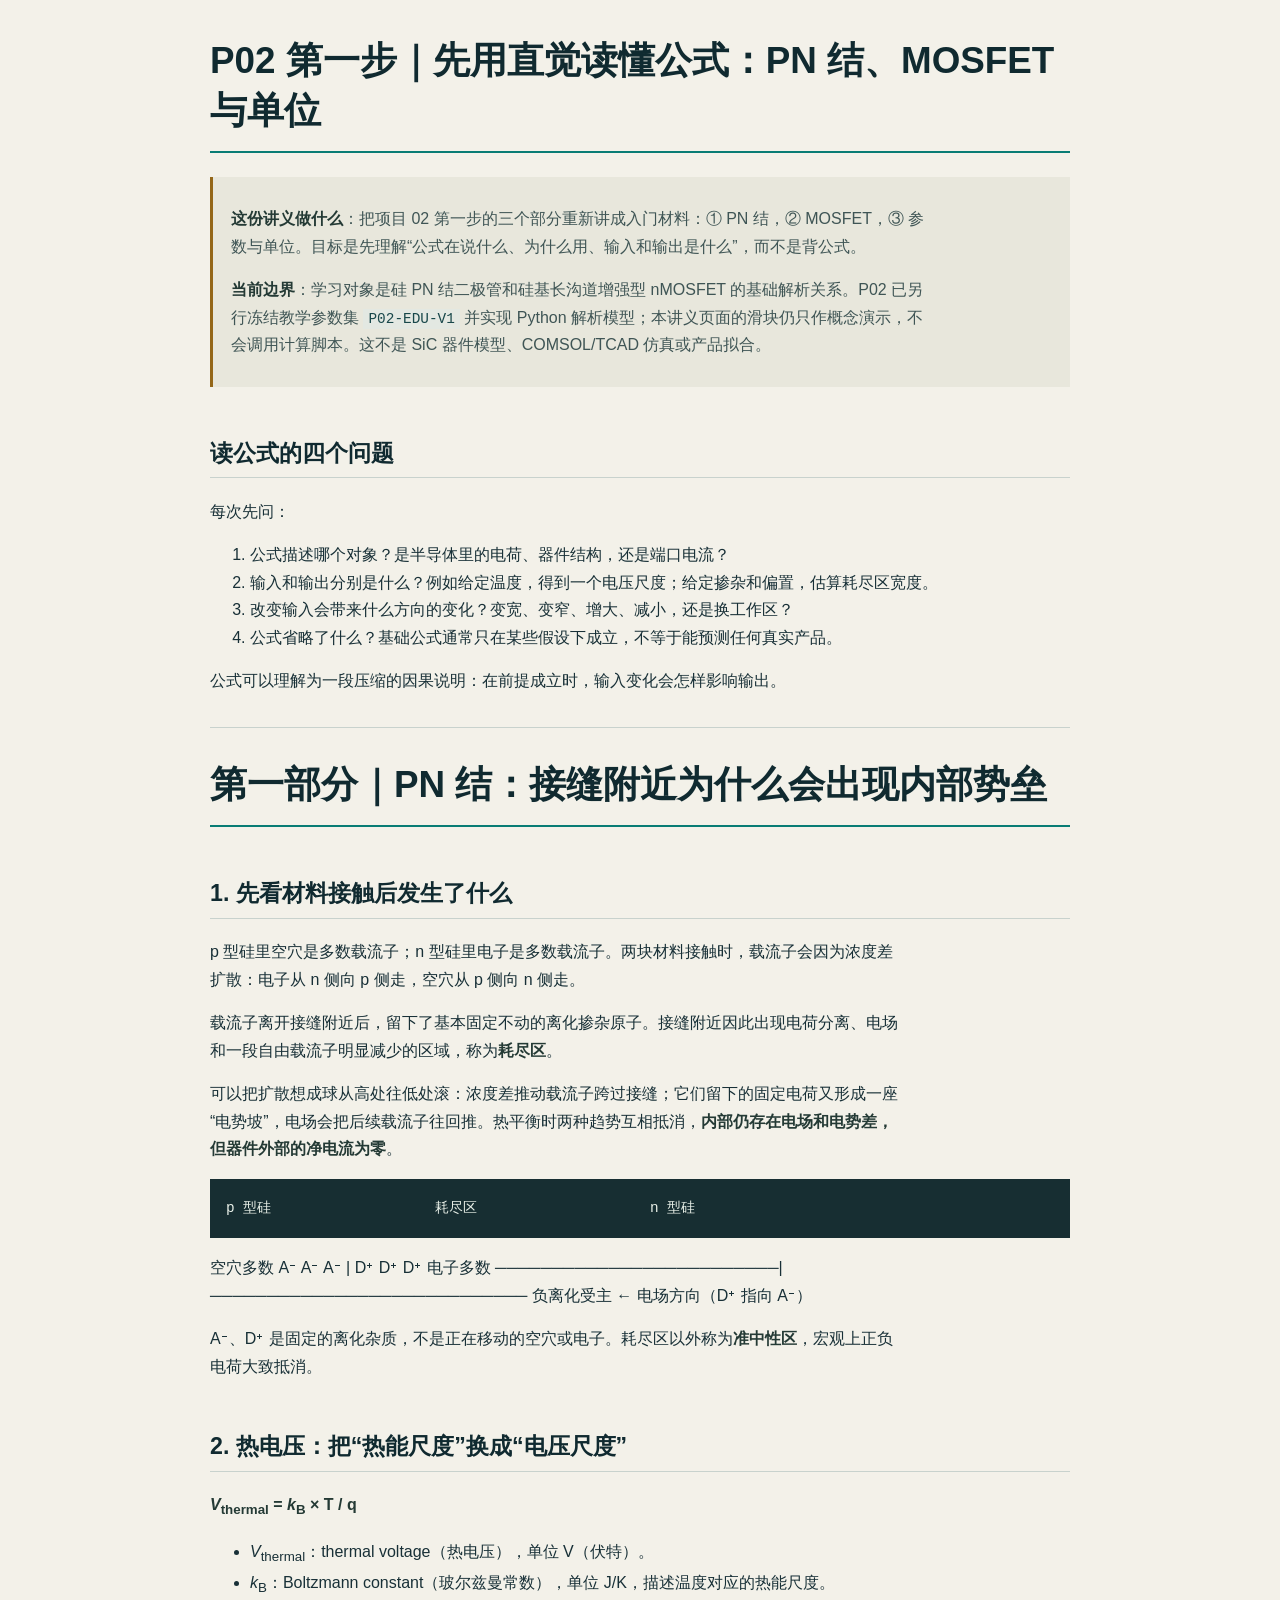
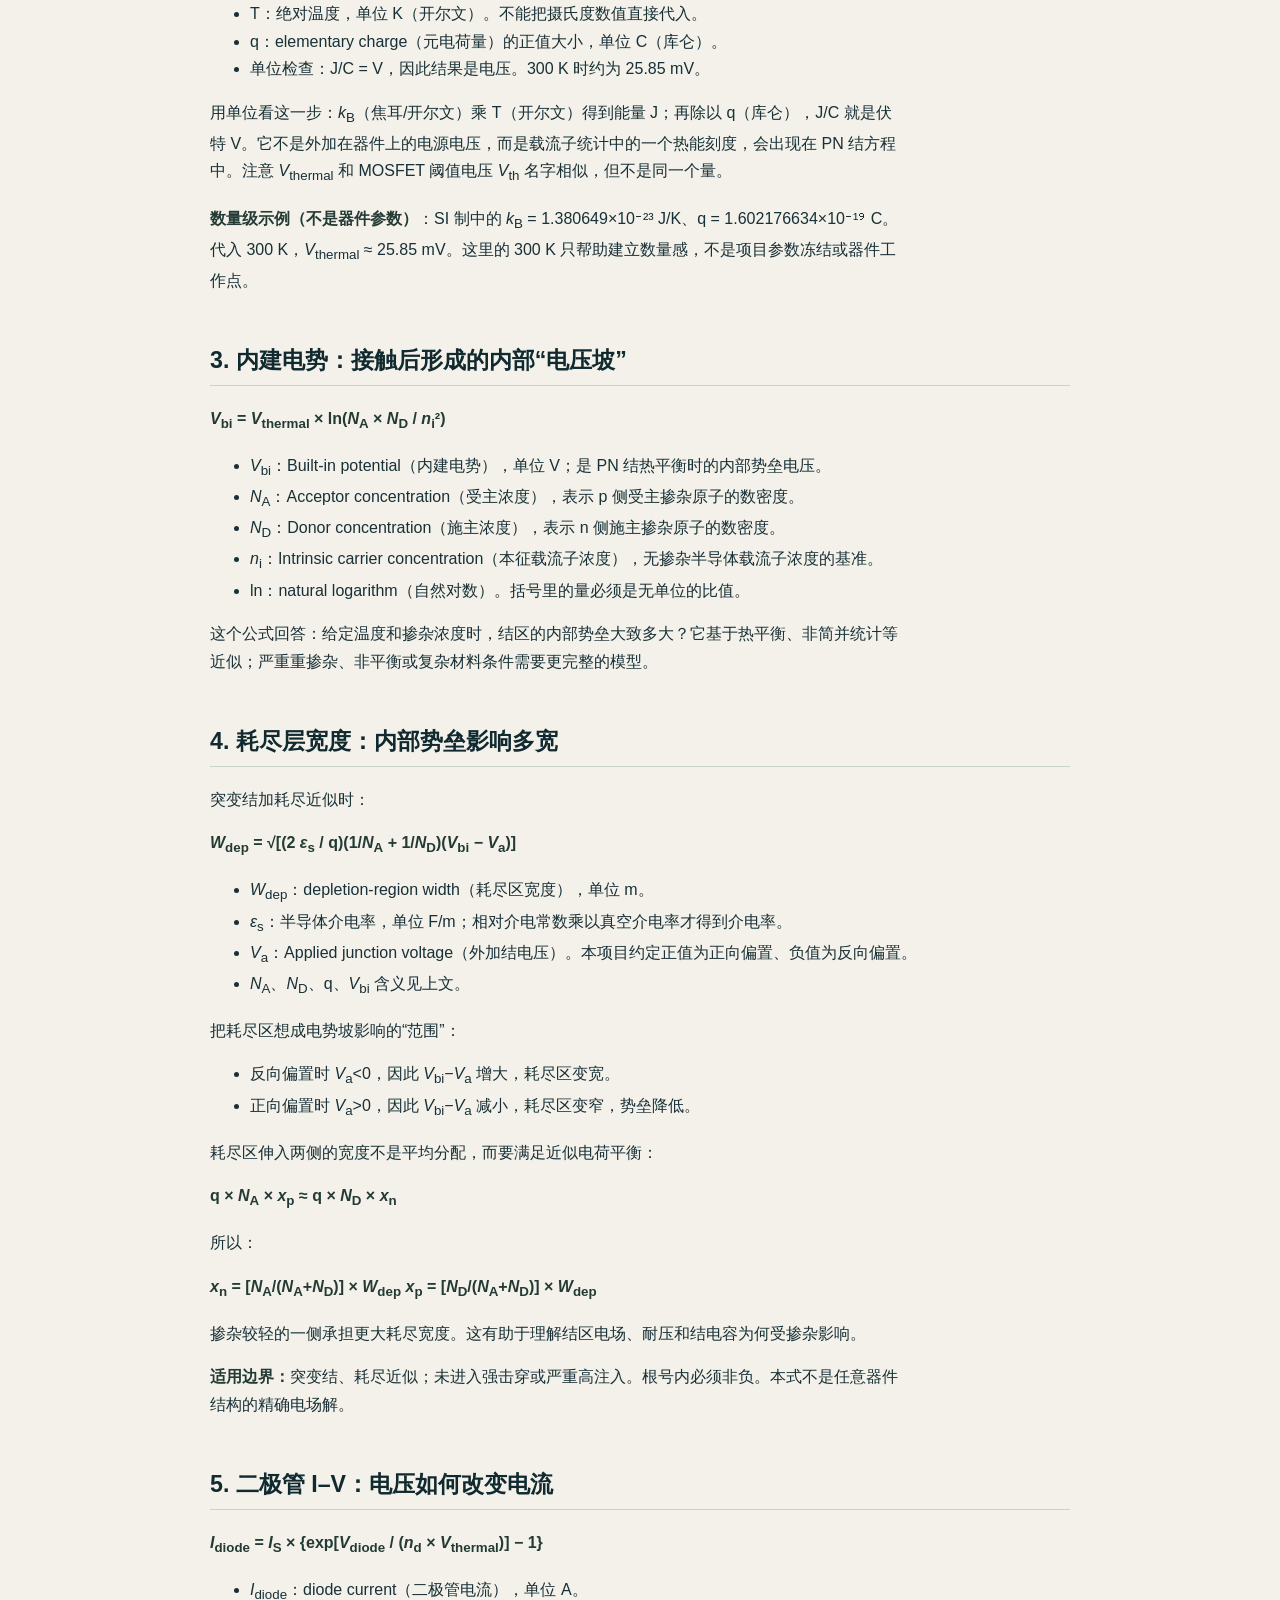
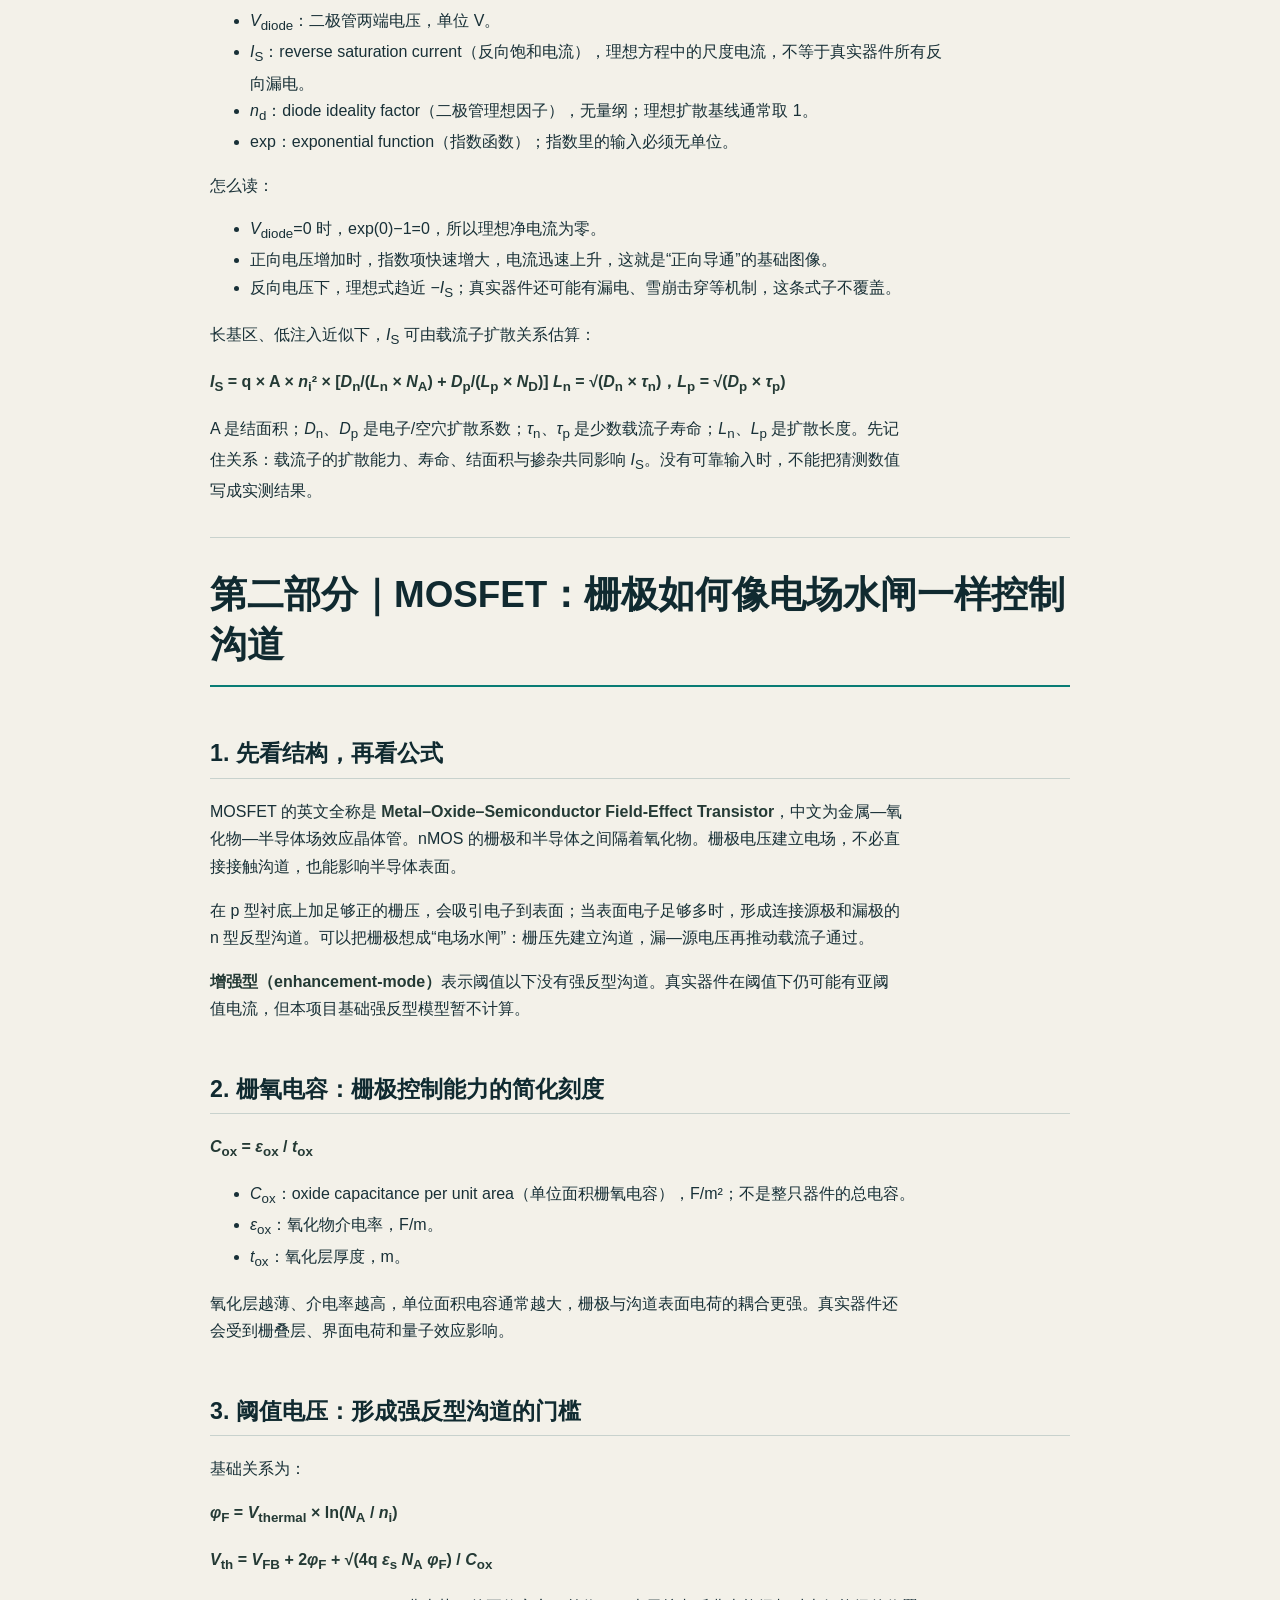
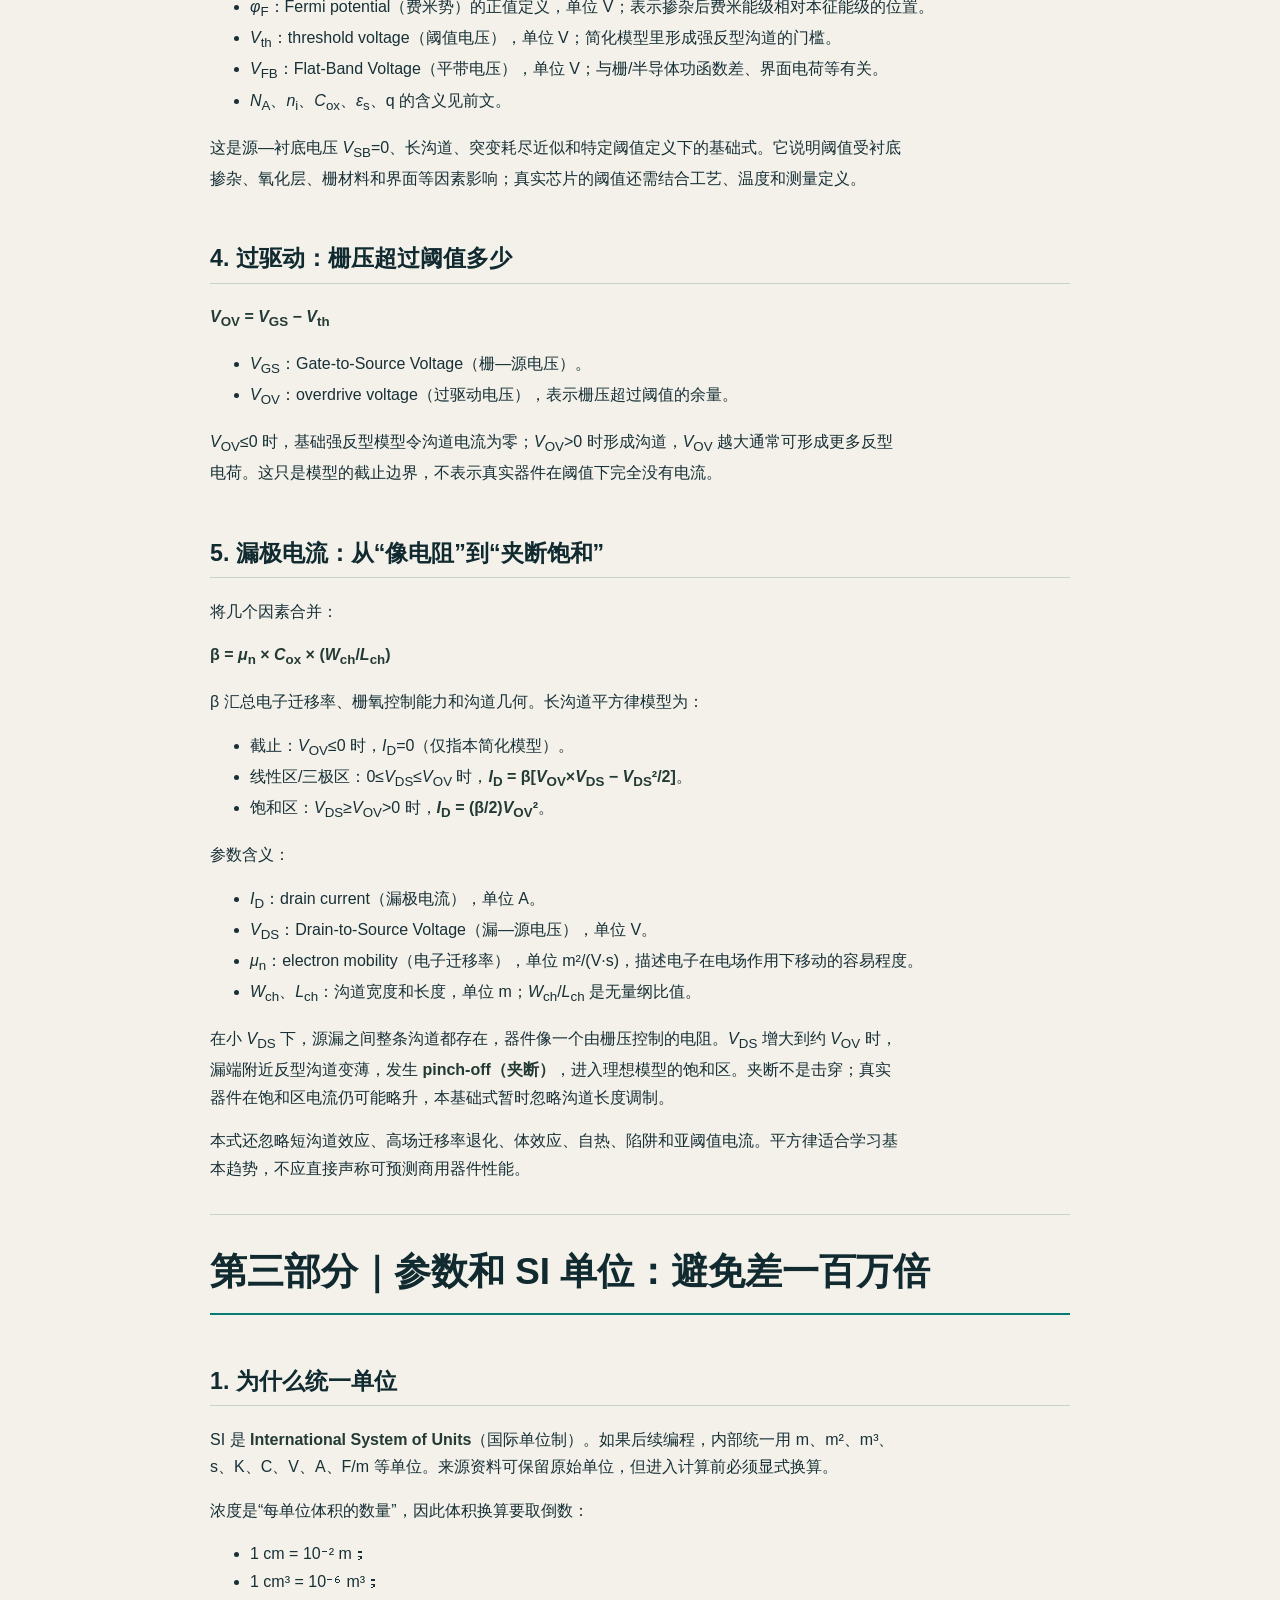
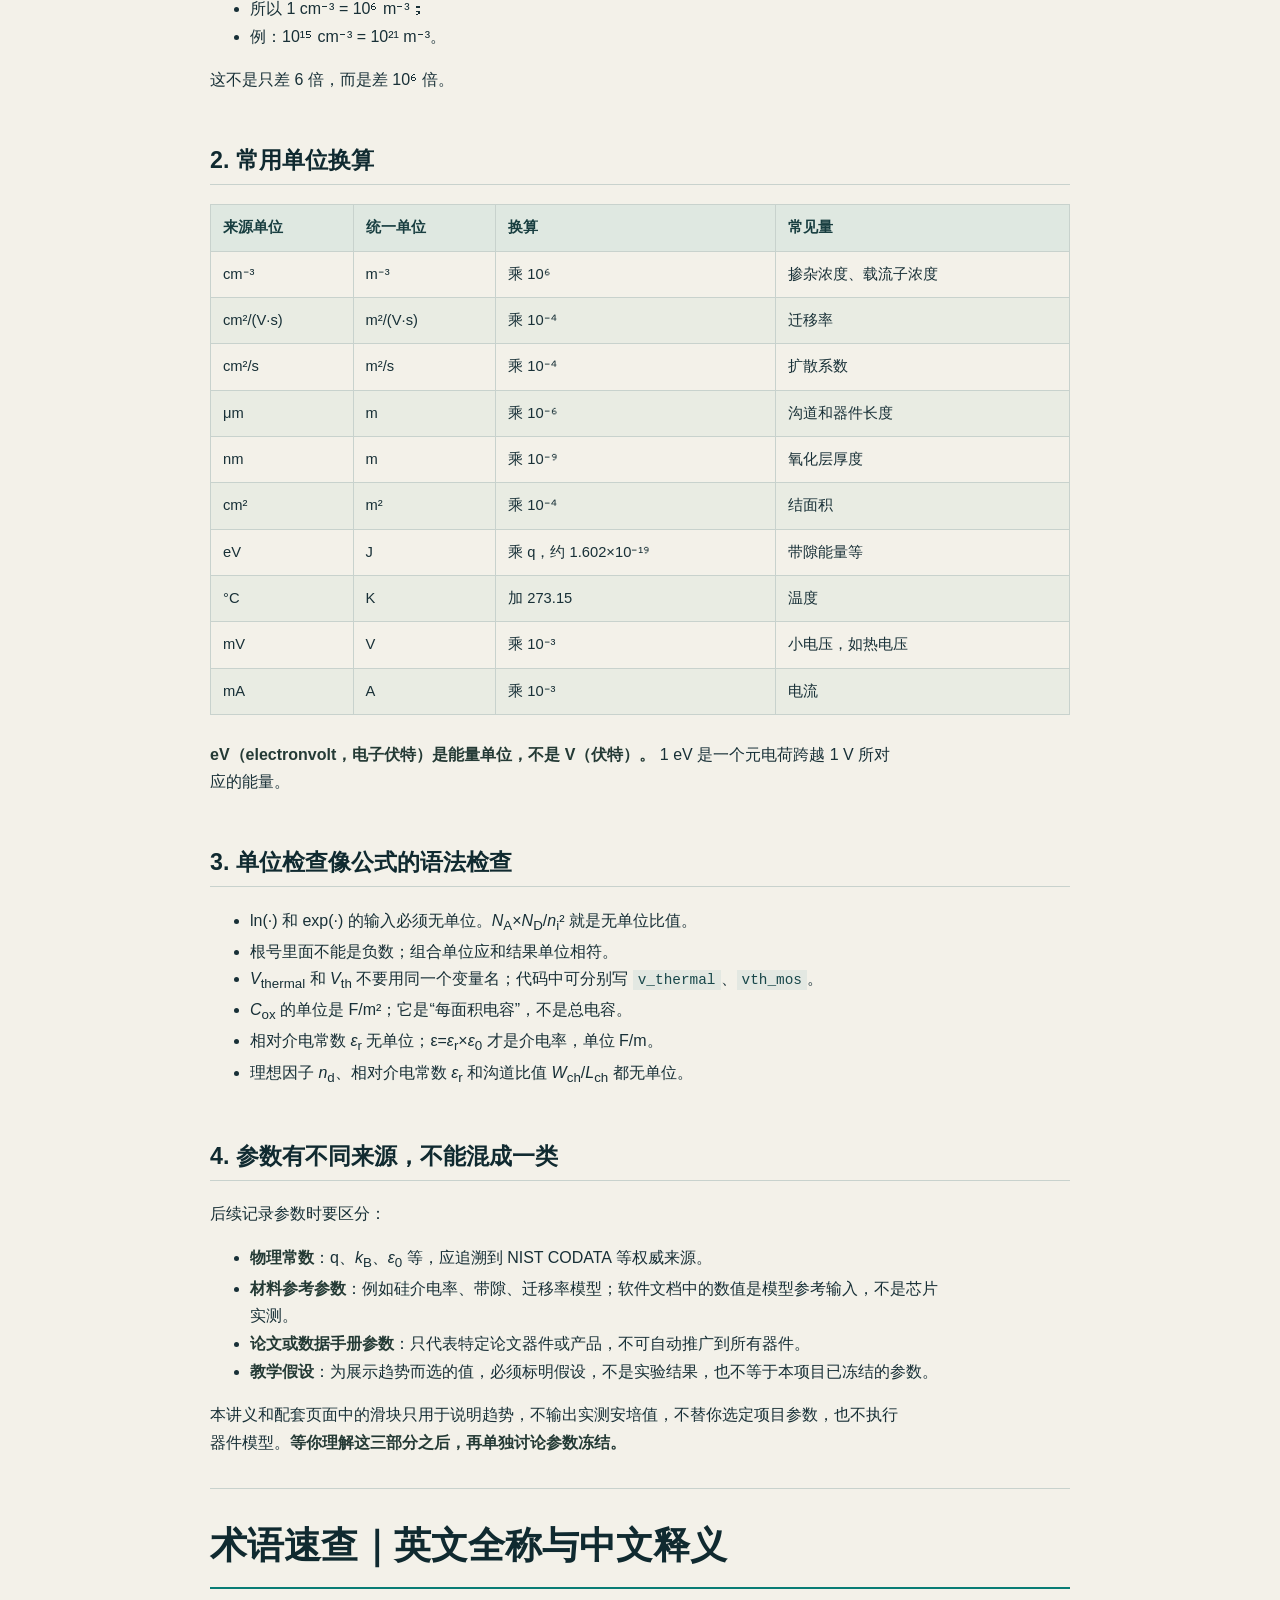
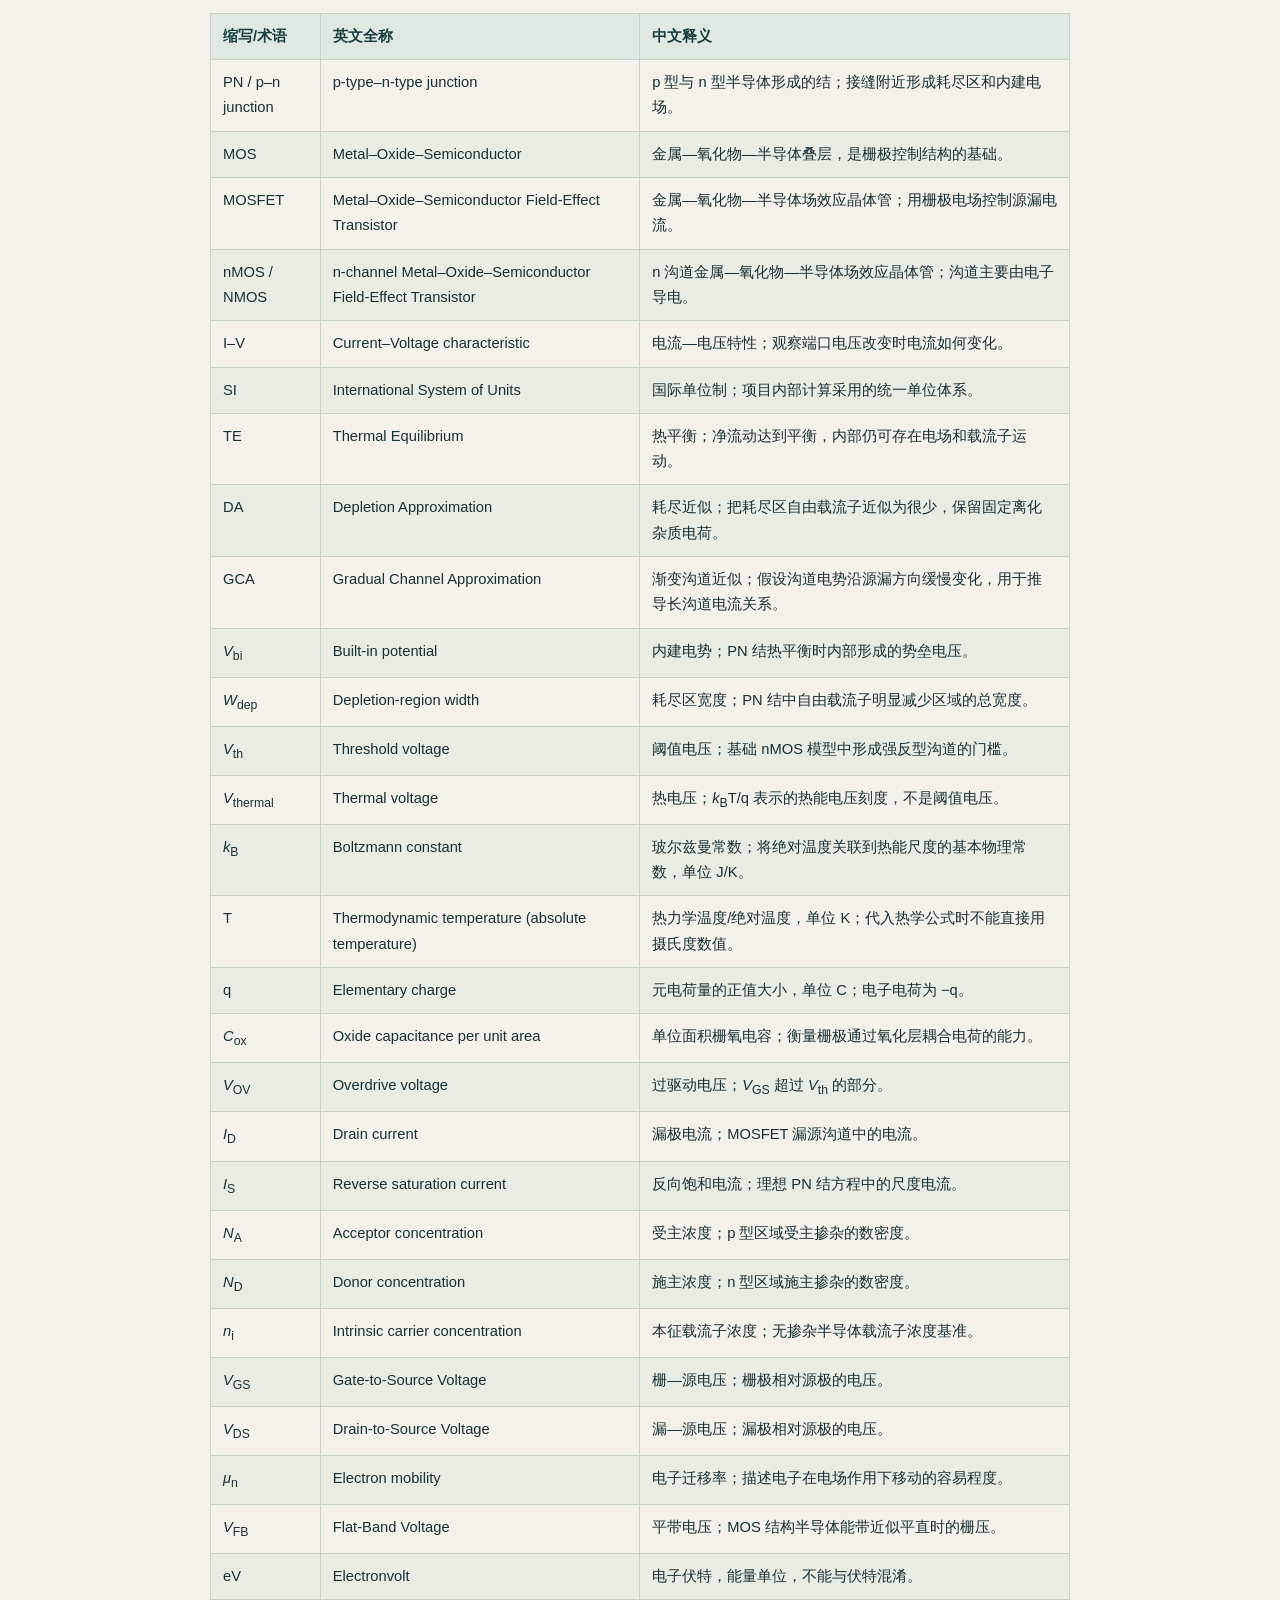
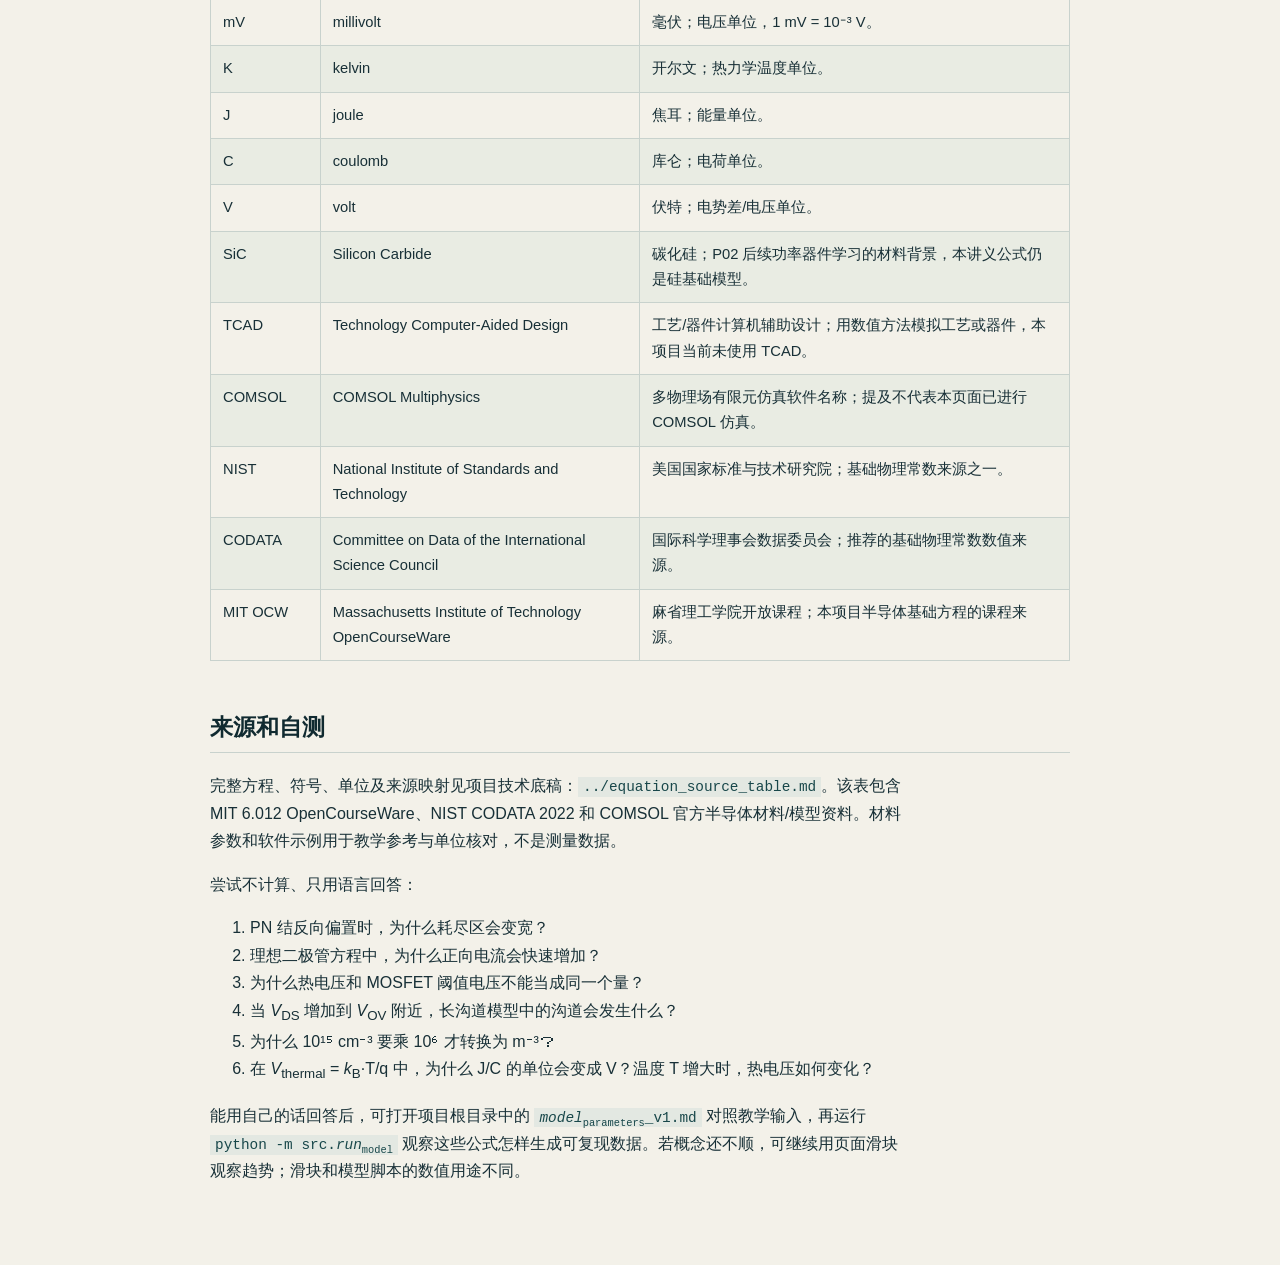
<file: P02/learning/docs/first_step_handout.html>
<!doctype html>
<html lang="zh-CN">
<head>
  <meta charset="utf-8">
  <meta name="viewport" content="width=device-width, initial-scale=1">
  <title>P02｜完整初学者讲义</title>
  <style>
:root { color-scheme: light; --paper: #f3f1e9; --ink: #183037; --muted: #536c70;
  --line: #c8d2cd; --accent: #087c74; --amber: #946719; }
* { box-sizing: border-box; }
html { background: var(--paper); }
body { margin: 0; background: var(--paper); color: var(--ink);
  font: 16px/1.72 "Segoe UI", "Microsoft YaHei", sans-serif; }
main { width: min(860px, calc(100% - 40px)); margin: 0 auto; padding: 36px 0 64px;
  overflow-wrap: anywhere; }
h1, h2, h3, h4 { color: #102a30; line-height: 1.35; }
h1 { margin: 0 0 24px; padding-bottom: 16px; border-bottom: 2px solid var(--accent);
  font-size: clamp(1.7rem, 4vw, 2.3rem); }
h2 { margin-top: 2.2em; padding-bottom: .35em; border-bottom: 1px solid var(--line);
  font-size: 1.45rem; }
h3 { margin-top: 1.7em; font-size: 1.15rem; }
p, li { max-width: 78ch; }
a { color: #076a65; text-underline-offset: 3px; }
strong { color: #243a35; }
blockquote { margin: 1.2em 0; padding: 12px 18px; border-left: 3px solid var(--amber);
  background: #e8e7dc; color: #3f5555; }
code { padding: .12em .35em; background: #e3e8e2; color: #18474a;
  font: .9em/1.5 ui-monospace, "Cascadia Code", Consolas, monospace; }
code sub, code sup { font: inherit; font-size: .72em; line-height: 0; }
code sub { vertical-align: sub; }
code sup { vertical-align: super; }
pre { overflow-x: auto; padding: 16px; background: #172e32; color: #e9f0e8; }
pre code { padding: 0; background: transparent; color: inherit; }
table { width: 100%; min-width: 680px; margin: 18px 0 26px; border-collapse: collapse;
  font-size: .92rem; }
th, td { padding: 10px 12px; border: 1px solid var(--line); text-align: left;
  vertical-align: top; }
th { background: #dfe8e1; color: #183e40; }
tr:nth-child(even) td { background: rgba(222, 230, 220, .48); }
hr { margin: 2em 0; border: 0; border-top: 1px solid var(--line); }
img { max-width: 100%; height: auto; }
@media (max-width: 600px) {
  main { width: min(100% - 28px, 860px); padding-top: 22px; }
  body { font-size: 15px; }
  th, td { padding: 8px; }
}
</style>
</head>
<body><main><h1 id="p02-pn-mosfet">P02 第一步｜先用直觉读懂公式：PN 结、MOSFET 与单位</h1>
<blockquote>
<p><strong>这份讲义做什么</strong>：把项目 02 第一步的三个部分重新讲成入门材料：① PN 结，② MOSFET，③ 参数与单位。目标是先理解“公式在说什么、为什么用、输入和输出是什么”，而不是背公式。</p>
<p><strong>当前边界</strong>：学习对象是硅 PN 结二极管和硅基长沟道增强型 nMOSFET 的基础解析关系。P02 已另行冻结教学参数集 <code>P02-EDU-V1</code> 并实现 Python 解析模型；本讲义页面的滑块仍只作概念演示，不会调用计算脚本。这不是 SiC 器件模型、COMSOL/TCAD 仿真或产品拟合。</p>
</blockquote>
<h2 id="_1">读公式的四个问题</h2>
<p>每次先问：</p>
<ol>
<li>公式描述哪个对象？是半导体里的电荷、器件结构，还是端口电流？</li>
<li>输入和输出分别是什么？例如给定温度，得到一个电压尺度；给定掺杂和偏置，估算耗尽区宽度。</li>
<li>改变输入会带来什么方向的变化？变宽、变窄、增大、减小，还是换工作区？</li>
<li>公式省略了什么？基础公式通常只在某些假设下成立，不等于能预测任何真实产品。</li>
</ol>
<p>公式可以理解为一段压缩的因果说明：在前提成立时，输入变化会怎样影响输出。</p>
<hr>
<h1 id="pn">第一部分｜PN 结：接缝附近为什么会出现内部势垒</h1>
<h2 id="1">1. 先看材料接触后发生了什么</h2>
<p>p 型硅里空穴是多数载流子；n 型硅里电子是多数载流子。两块材料接触时，载流子会因为浓度差扩散：电子从 n 侧向 p 侧走，空穴从 p 侧向 n 侧走。</p>
<p>载流子离开接缝附近后，留下了基本固定不动的离化掺杂原子。接缝附近因此出现电荷分离、电场和一段自由载流子明显减少的区域，称为<strong>耗尽区</strong>。</p>
<p>可以把扩散想成球从高处往低处滚：浓度差推动载流子跨过接缝；它们留下的固定电荷又形成一座“电势坡”，电场会把后续载流子往回推。热平衡时两种趋势互相抵消，<strong>内部仍存在电场和电势差，但器件外部的净电流为零</strong>。</p>
<pre><code>p 型硅                   耗尽区                    n 型硅
</code></pre>
<p>空穴多数       A⁻  A⁻  A⁻ | D⁺  D⁺  D⁺          电子多数
  ─────────────────────────|────────────────────────────
                负离化受主   ← 电场方向（D⁺ 指向 A⁻）</p>
<p>A⁻、D⁺ 是固定的离化杂质，不是正在移动的空穴或电子。耗尽区以外称为<strong>准中性区</strong>，宏观上正负电荷大致抵消。</p>
<h2 id="2">2. 热电压：把“热能尺度”换成“电压尺度”</h2>
<p><strong><i>V</i><sub>thermal</sub> = <i>k</i><sub>B</sub> × T / q</strong></p>
<ul>
<li><i>V</i><sub>thermal</sub>：thermal voltage（热电压），单位 V（伏特）。</li>
<li><i>k</i><sub>B</sub>：Boltzmann constant（玻尔兹曼常数），单位 J/K，描述温度对应的热能尺度。</li>
<li>T：绝对温度，单位 K（开尔文）。不能把摄氏度数值直接代入。</li>
<li>q：elementary charge（元电荷量）的正值大小，单位 C（库仑）。</li>
<li>单位检查：J/C = V，因此结果是电压。300 K 时约为 25.85 mV。</li>
</ul>
<p>用单位看这一步：<i>k</i><sub>B</sub>（焦耳/开尔文）乘 T（开尔文）得到能量 J；再除以 q（库仑），J/C 就是伏特 V。它不是外加在器件上的电源电压，而是载流子统计中的一个热能刻度，会出现在 PN 结方程中。注意 <i>V</i><sub>thermal</sub> 和 MOSFET 阈值电压 <i>V</i><sub>th</sub> 名字相似，但不是同一个量。</p>
<p><strong>数量级示例（不是器件参数）</strong>：SI 制中的 <i>k</i><sub>B</sub> = 1.380649×10⁻²³ J/K、q = 1.602176634×10⁻¹⁹ C。代入 300 K，<i>V</i><sub>thermal</sub> ≈ 25.85 mV。这里的 300 K 只帮助建立数量感，不是项目参数冻结或器件工作点。</p>
<h2 id="3">3. 内建电势：接触后形成的内部“电压坡”</h2>
<p><strong><i>V</i><sub>bi</sub> = <i>V</i><sub>thermal</sub> × ln(<i>N</i><sub>A</sub> × <i>N</i><sub>D</sub> / <i>n</i><sub>i</sub>²)</strong></p>
<ul>
<li><i>V</i><sub>bi</sub>：Built-in potential（内建电势），单位 V；是 PN 结热平衡时的内部势垒电压。</li>
<li><i>N</i><sub>A</sub>：Acceptor concentration（受主浓度），表示 p 侧受主掺杂原子的数密度。</li>
<li><i>N</i><sub>D</sub>：Donor concentration（施主浓度），表示 n 侧施主掺杂原子的数密度。</li>
<li><i>n</i><sub>i</sub>：Intrinsic carrier concentration（本征载流子浓度），无掺杂半导体载流子浓度的基准。</li>
<li>ln：natural logarithm（自然对数）。括号里的量必须是无单位的比值。</li>
</ul>
<p>这个公式回答：给定温度和掺杂浓度时，结区的内部势垒大致多大？它基于热平衡、非简并统计等近似；严重重掺杂、非平衡或复杂材料条件需要更完整的模型。</p>
<h2 id="4">4. 耗尽层宽度：内部势垒影响多宽</h2>
<p>突变结加耗尽近似时：</p>
<p><strong><i>W</i><sub>dep</sub> = √[(2 <i>ε</i><sub>s</sub> / q)(1/<i>N</i><sub>A</sub> + 1/<i>N</i><sub>D</sub>)(<i>V</i><sub>bi</sub> − <i>V</i><sub>a</sub>)]</strong></p>
<ul>
<li><i>W</i><sub>dep</sub>：depletion-region width（耗尽区宽度），单位 m。</li>
<li><i>ε</i><sub>s</sub>：半导体介电率，单位 F/m；相对介电常数乘以真空介电率才得到介电率。</li>
<li><i>V</i><sub>a</sub>：Applied junction voltage（外加结电压）。本项目约定正值为正向偏置、负值为反向偏置。</li>
<li><i>N</i><sub>A</sub>、<i>N</i><sub>D</sub>、q、<i>V</i><sub>bi</sub> 含义见上文。</li>
</ul>
<p>把耗尽区想成电势坡影响的“范围”：</p>
<ul>
<li>反向偏置时 <i>V</i><sub>a</sub>&lt;0，因此 <i>V</i><sub>bi</sub>−<i>V</i><sub>a</sub> 增大，耗尽区变宽。</li>
<li>正向偏置时 <i>V</i><sub>a</sub>&gt;0，因此 <i>V</i><sub>bi</sub>−<i>V</i><sub>a</sub> 减小，耗尽区变窄，势垒降低。</li>
</ul>
<p>耗尽区伸入两侧的宽度不是平均分配，而要满足近似电荷平衡：</p>
<p><strong>q × <i>N</i><sub>A</sub> × <i>x</i><sub>p</sub> ≈ q × <i>N</i><sub>D</sub> × <i>x</i><sub>n</sub></strong></p>
<p>所以：</p>
<p><strong><i>x</i><sub>n</sub> = [<i>N</i><sub>A</sub>/(<i>N</i><sub>A</sub>+<i>N</i><sub>D</sub>)] × <i>W</i><sub>dep</sub></strong>
<strong><i>x</i><sub>p</sub> = [<i>N</i><sub>D</sub>/(<i>N</i><sub>A</sub>+<i>N</i><sub>D</sub>)] × <i>W</i><sub>dep</sub></strong></p>
<p>掺杂较轻的一侧承担更大耗尽宽度。这有助于理解结区电场、耐压和结电容为何受掺杂影响。</p>
<p><strong>适用边界：</strong>突变结、耗尽近似；未进入强击穿或严重高注入。根号内必须非负。本式不是任意器件结构的精确电场解。</p>
<h2 id="5-iv">5. 二极管 I–V：电压如何改变电流</h2>
<p><strong><i>I</i><sub>diode</sub> = <i>I</i><sub>S</sub> × {exp[<i>V</i><sub>diode</sub> / (<i>n</i><sub>d</sub> × <i>V</i><sub>thermal</sub>)] − 1}</strong></p>
<ul>
<li><i>I</i><sub>diode</sub>：diode current（二极管电流），单位 A。</li>
<li><i>V</i><sub>diode</sub>：二极管两端电压，单位 V。</li>
<li><i>I</i><sub>S</sub>：reverse saturation current（反向饱和电流），理想方程中的尺度电流，不等于真实器件所有反向漏电。</li>
<li><i>n</i><sub>d</sub>：diode ideality factor（二极管理想因子），无量纲；理想扩散基线通常取 1。</li>
<li>exp：exponential function（指数函数）；指数里的输入必须无单位。</li>
</ul>
<p>怎么读：</p>
<ul>
<li><i>V</i><sub>diode</sub>=0 时，exp(0)−1=0，所以理想净电流为零。</li>
<li>正向电压增加时，指数项快速增大，电流迅速上升，这就是“正向导通”的基础图像。</li>
<li>反向电压下，理想式趋近 −<i>I</i><sub>S</sub>；真实器件还可能有漏电、雪崩击穿等机制，这条式子不覆盖。</li>
</ul>
<p>长基区、低注入近似下，<i>I</i><sub>S</sub> 可由载流子扩散关系估算：</p>
<p><strong><i>I</i><sub>S</sub> = q × A × <i>n</i><sub>i</sub>² × [<i>D</i><sub>n</sub>/(<i>L</i><sub>n</sub> × <i>N</i><sub>A</sub>) + <i>D</i><sub>p</sub>/(<i>L</i><sub>p</sub> × <i>N</i><sub>D</sub>)]</strong>
<strong><i>L</i><sub>n</sub> = √(<i>D</i><sub>n</sub> × <i>τ</i><sub>n</sub>)，<i>L</i><sub>p</sub> = √(<i>D</i><sub>p</sub> × <i>τ</i><sub>p</sub>)</strong></p>
<p>A 是结面积；<i>D</i><sub>n</sub>、<i>D</i><sub>p</sub> 是电子/空穴扩散系数；<i>τ</i><sub>n</sub>、<i>τ</i><sub>p</sub> 是少数载流子寿命；<i>L</i><sub>n</sub>、<i>L</i><sub>p</sub> 是扩散长度。先记住关系：载流子的扩散能力、寿命、结面积与掺杂共同影响 <i>I</i><sub>S</sub>。没有可靠输入时，不能把猜测数值写成实测结果。</p>
<hr>
<h1 id="mosfet">第二部分｜MOSFET：栅极如何像电场水闸一样控制沟道</h1>
<h2 id="1_1">1. 先看结构，再看公式</h2>
<p>MOSFET 的英文全称是 <strong>Metal–Oxide–Semiconductor Field-Effect Transistor</strong>，中文为金属—氧化物—半导体场效应晶体管。nMOS 的栅极和半导体之间隔着氧化物。栅极电压建立电场，不必直接接触沟道，也能影响半导体表面。</p>
<p>在 p 型衬底上加足够正的栅压，会吸引电子到表面；当表面电子足够多时，形成连接源极和漏极的 n 型反型沟道。可以把栅极想成“电场水闸”：栅压先建立沟道，漏—源电压再推动载流子通过。</p>
<p><strong>增强型（enhancement-mode）</strong>表示阈值以下没有强反型沟道。真实器件在阈值下仍可能有亚阈值电流，但本项目基础强反型模型暂不计算。</p>
<h2 id="2_1">2. 栅氧电容：栅极控制能力的简化刻度</h2>
<p><strong><i>C</i><sub>ox</sub> = <i>ε</i><sub>ox</sub> / <i>t</i><sub>ox</sub></strong></p>
<ul>
<li><i>C</i><sub>ox</sub>：oxide capacitance per unit area（单位面积栅氧电容），F/m²；不是整只器件的总电容。</li>
<li><i>ε</i><sub>ox</sub>：氧化物介电率，F/m。</li>
<li><i>t</i><sub>ox</sub>：氧化层厚度，m。</li>
</ul>
<p>氧化层越薄、介电率越高，单位面积电容通常越大，栅极与沟道表面电荷的耦合更强。真实器件还会受到栅叠层、界面电荷和量子效应影响。</p>
<h2 id="3_1">3. 阈值电压：形成强反型沟道的门槛</h2>
<p>基础关系为：</p>
<p><strong><i>φ</i><sub>F</sub> = <i>V</i><sub>thermal</sub> × ln(<i>N</i><sub>A</sub> / <i>n</i><sub>i</sub>)</strong></p>
<p><strong><i>V</i><sub>th</sub> = <i>V</i><sub>FB</sub> + 2<i>φ</i><sub>F</sub> + √(4q <i>ε</i><sub>s</sub> <i>N</i><sub>A</sub> <i>φ</i><sub>F</sub>) / <i>C</i><sub>ox</sub></strong></p>
<ul>
<li><i>φ</i><sub>F</sub>：Fermi potential（费米势）的正值定义，单位 V；表示掺杂后费米能级相对本征能级的位置。</li>
<li><i>V</i><sub>th</sub>：threshold voltage（阈值电压），单位 V；简化模型里形成强反型沟道的门槛。</li>
<li><i>V</i><sub>FB</sub>：Flat-Band Voltage（平带电压），单位 V；与栅/半导体功函数差、界面电荷等有关。</li>
<li><i>N</i><sub>A</sub>、<i>n</i><sub>i</sub>、<i>C</i><sub>ox</sub>、<i>ε</i><sub>s</sub>、q 的含义见前文。</li>
</ul>
<p>这是源—衬底电压 <i>V</i><sub>SB</sub>=0、长沟道、突变耗尽近似和特定阈值定义下的基础式。它说明阈值受衬底掺杂、氧化层、栅材料和界面等因素影响；真实芯片的阈值还需结合工艺、温度和测量定义。</p>
<h2 id="4_1">4. 过驱动：栅压超过阈值多少</h2>
<p><strong><i>V</i><sub>OV</sub> = <i>V</i><sub>GS</sub> − <i>V</i><sub>th</sub></strong></p>
<ul>
<li><i>V</i><sub>GS</sub>：Gate-to-Source Voltage（栅—源电压）。</li>
<li><i>V</i><sub>OV</sub>：overdrive voltage（过驱动电压），表示栅压超过阈值的余量。</li>
</ul>
<p><i>V</i><sub>OV</sub>≤0 时，基础强反型模型令沟道电流为零；<i>V</i><sub>OV</sub>&gt;0 时形成沟道，<i>V</i><sub>OV</sub> 越大通常可形成更多反型电荷。这只是模型的截止边界，不表示真实器件在阈值下完全没有电流。</p>
<h2 id="5">5. 漏极电流：从“像电阻”到“夹断饱和”</h2>
<p>将几个因素合并：</p>
<p><strong>β = <i>μ</i><sub>n</sub> × <i>C</i><sub>ox</sub> × (<i>W</i><sub>ch</sub>/<i>L</i><sub>ch</sub>)</strong></p>
<p>β 汇总电子迁移率、栅氧控制能力和沟道几何。长沟道平方律模型为：</p>
<ul>
<li>截止：<i>V</i><sub>OV</sub>≤0 时，<i>I</i><sub>D</sub>=0（仅指本简化模型）。</li>
<li>线性区/三极区：0≤<i>V</i><sub>DS</sub>≤<i>V</i><sub>OV</sub> 时，<strong><i>I</i><sub>D</sub> = β[<i>V</i><sub>OV</sub>×<i>V</i><sub>DS</sub> − <i>V</i><sub>DS</sub>²/2]</strong>。</li>
<li>饱和区：<i>V</i><sub>DS</sub>≥<i>V</i><sub>OV</sub>&gt;0 时，<strong><i>I</i><sub>D</sub> = (β/2)<i>V</i><sub>OV</sub>²</strong>。</li>
</ul>
<p>参数含义：</p>
<ul>
<li><i>I</i><sub>D</sub>：drain current（漏极电流），单位 A。</li>
<li><i>V</i><sub>DS</sub>：Drain-to-Source Voltage（漏—源电压），单位 V。</li>
<li><i>μ</i><sub>n</sub>：electron mobility（电子迁移率），单位 m²/(V·s)，描述电子在电场作用下移动的容易程度。</li>
<li><i>W</i><sub>ch</sub>、<i>L</i><sub>ch</sub>：沟道宽度和长度，单位 m；<i>W</i><sub>ch</sub>/<i>L</i><sub>ch</sub> 是无量纲比值。</li>
</ul>
<p>在小 <i>V</i><sub>DS</sub> 下，源漏之间整条沟道都存在，器件像一个由栅压控制的电阻。<i>V</i><sub>DS</sub> 增大到约 <i>V</i><sub>OV</sub> 时，漏端附近反型沟道变薄，发生 <strong>pinch-off（夹断）</strong>，进入理想模型的饱和区。夹断不是击穿；真实器件在饱和区电流仍可能略升，本基础式暂时忽略沟道长度调制。</p>
<p>本式还忽略短沟道效应、高场迁移率退化、体效应、自热、陷阱和亚阈值电流。平方律适合学习基本趋势，不应直接声称可预测商用器件性能。</p>
<hr>
<h1 id="si">第三部分｜参数和 SI 单位：避免差一百万倍</h1>
<h2 id="1_2">1. 为什么统一单位</h2>
<p>SI 是 <strong>International System of Units</strong>（国际单位制）。如果后续编程，内部统一用 m、m²、m³、s、K、C、V、A、F/m 等单位。来源资料可保留原始单位，但进入计算前必须显式换算。</p>
<p>浓度是“每单位体积的数量”，因此体积换算要取倒数：</p>
<ul>
<li>1 cm = 10⁻² m；</li>
<li>1 cm³ = 10⁻⁶ m³；</li>
<li>所以 1 cm⁻³ = 10⁶ m⁻³；</li>
<li>例：10¹⁵ cm⁻³ = 10²¹ m⁻³。</li>
</ul>
<p>这不是只差 6 倍，而是差 10⁶ 倍。</p>
<h2 id="2_2">2. 常用单位换算</h2>
<table>
<thead>
<tr>
<th>来源单位</th>
<th>统一单位</th>
<th>换算</th>
<th>常见量</th>
</tr>
</thead>
<tbody>
<tr>
<td>cm⁻³</td>
<td>m⁻³</td>
<td>乘 10⁶</td>
<td>掺杂浓度、载流子浓度</td>
</tr>
<tr>
<td>cm²/(V·s)</td>
<td>m²/(V·s)</td>
<td>乘 10⁻⁴</td>
<td>迁移率</td>
</tr>
<tr>
<td>cm²/s</td>
<td>m²/s</td>
<td>乘 10⁻⁴</td>
<td>扩散系数</td>
</tr>
<tr>
<td>μm</td>
<td>m</td>
<td>乘 10⁻⁶</td>
<td>沟道和器件长度</td>
</tr>
<tr>
<td>nm</td>
<td>m</td>
<td>乘 10⁻⁹</td>
<td>氧化层厚度</td>
</tr>
<tr>
<td>cm²</td>
<td>m²</td>
<td>乘 10⁻⁴</td>
<td>结面积</td>
</tr>
<tr>
<td>eV</td>
<td>J</td>
<td>乘 q，约 1.602×10⁻¹⁹</td>
<td>带隙能量等</td>
</tr>
<tr>
<td>°C</td>
<td>K</td>
<td>加 273.15</td>
<td>温度</td>
</tr>
<tr>
<td>mV</td>
<td>V</td>
<td>乘 10⁻³</td>
<td>小电压，如热电压</td>
</tr>
<tr>
<td>mA</td>
<td>A</td>
<td>乘 10⁻³</td>
<td>电流</td>
</tr>
</tbody>
</table>
<p><strong>eV（electronvolt，电子伏特）是能量单位，不是 V（伏特）。</strong> 1 eV 是一个元电荷跨越 1 V 所对应的能量。</p>
<h2 id="3_2">3. 单位检查像公式的语法检查</h2>
<ul>
<li>ln(·) 和 exp(·) 的输入必须无单位。<i>N</i><sub>A</sub>×<i>N</i><sub>D</sub>/<i>n</i><sub>i</sub>² 就是无单位比值。</li>
<li>根号里面不能是负数；组合单位应和结果单位相符。</li>
<li><i>V</i><sub>thermal</sub> 和 <i>V</i><sub>th</sub> 不要用同一个变量名；代码中可分别写 <code>v_thermal</code>、<code>vth_mos</code>。</li>
<li><i>C</i><sub>ox</sub> 的单位是 F/m²；它是“每面积电容”，不是总电容。</li>
<li>相对介电常数 <i>ε</i><sub>r</sub> 无单位；ε=<i>ε</i><sub>r</sub>×<i>ε</i><sub>0</sub> 才是介电率，单位 F/m。</li>
<li>理想因子 <i>n</i><sub>d</sub>、相对介电常数 <i>ε</i><sub>r</sub> 和沟道比值 <i>W</i><sub>ch</sub>/<i>L</i><sub>ch</sub> 都无单位。</li>
</ul>
<h2 id="4_2">4. 参数有不同来源，不能混成一类</h2>
<p>后续记录参数时要区分：</p>
<ul>
<li><strong>物理常数</strong>：q、<i>k</i><sub>B</sub>、<i>ε</i><sub>0</sub> 等，应追溯到 NIST CODATA 等权威来源。</li>
<li><strong>材料参考参数</strong>：例如硅介电率、带隙、迁移率模型；软件文档中的数值是模型参考输入，不是芯片实测。</li>
<li><strong>论文或数据手册参数</strong>：只代表特定论文器件或产品，不可自动推广到所有器件。</li>
<li><strong>教学假设</strong>：为展示趋势而选的值，必须标明假设，不是实验结果，也不等于本项目已冻结的参数。</li>
</ul>
<p>本讲义和配套页面中的滑块只用于说明趋势，不输出实测安培值，不替你选定项目参数，也不执行器件模型。<strong>等你理解这三部分之后，再单独讨论参数冻结。</strong></p>
<hr>
<h1 id="_2">术语速查｜英文全称与中文释义</h1>
<table>
<thead>
<tr>
<th>缩写/术语</th>
<th>英文全称</th>
<th>中文释义</th>
</tr>
</thead>
<tbody>
<tr>
<td>PN / p–n junction</td>
<td>p-type–n-type junction</td>
<td>p 型与 n 型半导体形成的结；接缝附近形成耗尽区和内建电场。</td>
</tr>
<tr>
<td>MOS</td>
<td>Metal–Oxide–Semiconductor</td>
<td>金属—氧化物—半导体叠层，是栅极控制结构的基础。</td>
</tr>
<tr>
<td>MOSFET</td>
<td>Metal–Oxide–Semiconductor Field-Effect Transistor</td>
<td>金属—氧化物—半导体场效应晶体管；用栅极电场控制源漏电流。</td>
</tr>
<tr>
<td>nMOS / NMOS</td>
<td>n-channel Metal–Oxide–Semiconductor Field-Effect Transistor</td>
<td>n 沟道金属—氧化物—半导体场效应晶体管；沟道主要由电子导电。</td>
</tr>
<tr>
<td>I–V</td>
<td>Current–Voltage characteristic</td>
<td>电流—电压特性；观察端口电压改变时电流如何变化。</td>
</tr>
<tr>
<td>SI</td>
<td>International System of Units</td>
<td>国际单位制；项目内部计算采用的统一单位体系。</td>
</tr>
<tr>
<td>TE</td>
<td>Thermal Equilibrium</td>
<td>热平衡；净流动达到平衡，内部仍可存在电场和载流子运动。</td>
</tr>
<tr>
<td>DA</td>
<td>Depletion Approximation</td>
<td>耗尽近似；把耗尽区自由载流子近似为很少，保留固定离化杂质电荷。</td>
</tr>
<tr>
<td>GCA</td>
<td>Gradual Channel Approximation</td>
<td>渐变沟道近似；假设沟道电势沿源漏方向缓慢变化，用于推导长沟道电流关系。</td>
</tr>
<tr>
<td><i>V</i><sub>bi</sub></td>
<td>Built-in potential</td>
<td>内建电势；PN 结热平衡时内部形成的势垒电压。</td>
</tr>
<tr>
<td><i>W</i><sub>dep</sub></td>
<td>Depletion-region width</td>
<td>耗尽区宽度；PN 结中自由载流子明显减少区域的总宽度。</td>
</tr>
<tr>
<td><i>V</i><sub>th</sub></td>
<td>Threshold voltage</td>
<td>阈值电压；基础 nMOS 模型中形成强反型沟道的门槛。</td>
</tr>
<tr>
<td><i>V</i><sub>thermal</sub></td>
<td>Thermal voltage</td>
<td>热电压；<i>k</i><sub>B</sub>T/q 表示的热能电压刻度，不是阈值电压。</td>
</tr>
<tr>
<td><i>k</i><sub>B</sub></td>
<td>Boltzmann constant</td>
<td>玻尔兹曼常数；将绝对温度关联到热能尺度的基本物理常数，单位 J/K。</td>
</tr>
<tr>
<td>T</td>
<td>Thermodynamic temperature (absolute temperature)</td>
<td>热力学温度/绝对温度，单位 K；代入热学公式时不能直接用摄氏度数值。</td>
</tr>
<tr>
<td>q</td>
<td>Elementary charge</td>
<td>元电荷量的正值大小，单位 C；电子电荷为 −q。</td>
</tr>
<tr>
<td><i>C</i><sub>ox</sub></td>
<td>Oxide capacitance per unit area</td>
<td>单位面积栅氧电容；衡量栅极通过氧化层耦合电荷的能力。</td>
</tr>
<tr>
<td><i>V</i><sub>OV</sub></td>
<td>Overdrive voltage</td>
<td>过驱动电压；<i>V</i><sub>GS</sub> 超过 <i>V</i><sub>th</sub> 的部分。</td>
</tr>
<tr>
<td><i>I</i><sub>D</sub></td>
<td>Drain current</td>
<td>漏极电流；MOSFET 漏源沟道中的电流。</td>
</tr>
<tr>
<td><i>I</i><sub>S</sub></td>
<td>Reverse saturation current</td>
<td>反向饱和电流；理想 PN 结方程中的尺度电流。</td>
</tr>
<tr>
<td><i>N</i><sub>A</sub></td>
<td>Acceptor concentration</td>
<td>受主浓度；p 型区域受主掺杂的数密度。</td>
</tr>
<tr>
<td><i>N</i><sub>D</sub></td>
<td>Donor concentration</td>
<td>施主浓度；n 型区域施主掺杂的数密度。</td>
</tr>
<tr>
<td><i>n</i><sub>i</sub></td>
<td>Intrinsic carrier concentration</td>
<td>本征载流子浓度；无掺杂半导体载流子浓度基准。</td>
</tr>
<tr>
<td><i>V</i><sub>GS</sub></td>
<td>Gate-to-Source Voltage</td>
<td>栅—源电压；栅极相对源极的电压。</td>
</tr>
<tr>
<td><i>V</i><sub>DS</sub></td>
<td>Drain-to-Source Voltage</td>
<td>漏—源电压；漏极相对源极的电压。</td>
</tr>
<tr>
<td><i>μ</i><sub>n</sub></td>
<td>Electron mobility</td>
<td>电子迁移率；描述电子在电场作用下移动的容易程度。</td>
</tr>
<tr>
<td><i>V</i><sub>FB</sub></td>
<td>Flat-Band Voltage</td>
<td>平带电压；MOS 结构半导体能带近似平直时的栅压。</td>
</tr>
<tr>
<td>eV</td>
<td>Electronvolt</td>
<td>电子伏特，能量单位，不能与伏特混淆。</td>
</tr>
<tr>
<td>mV</td>
<td>millivolt</td>
<td>毫伏；电压单位，1 mV = 10⁻³ V。</td>
</tr>
<tr>
<td>K</td>
<td>kelvin</td>
<td>开尔文；热力学温度单位。</td>
</tr>
<tr>
<td>J</td>
<td>joule</td>
<td>焦耳；能量单位。</td>
</tr>
<tr>
<td>C</td>
<td>coulomb</td>
<td>库仑；电荷单位。</td>
</tr>
<tr>
<td>V</td>
<td>volt</td>
<td>伏特；电势差/电压单位。</td>
</tr>
<tr>
<td>SiC</td>
<td>Silicon Carbide</td>
<td>碳化硅；P02 后续功率器件学习的材料背景，本讲义公式仍是硅基础模型。</td>
</tr>
<tr>
<td>TCAD</td>
<td>Technology Computer-Aided Design</td>
<td>工艺/器件计算机辅助设计；用数值方法模拟工艺或器件，本项目当前未使用 TCAD。</td>
</tr>
<tr>
<td>COMSOL</td>
<td>COMSOL Multiphysics</td>
<td>多物理场有限元仿真软件名称；提及不代表本页面已进行 COMSOL 仿真。</td>
</tr>
<tr>
<td>NIST</td>
<td>National Institute of Standards and Technology</td>
<td>美国国家标准与技术研究院；基础物理常数来源之一。</td>
</tr>
<tr>
<td>CODATA</td>
<td>Committee on Data of the International Science Council</td>
<td>国际科学理事会数据委员会；推荐的基础物理常数数值来源。</td>
</tr>
<tr>
<td>MIT OCW</td>
<td>Massachusetts Institute of Technology OpenCourseWare</td>
<td>麻省理工学院开放课程；本项目半导体基础方程的课程来源。</td>
</tr>
</tbody>
</table>
<h2 id="_3">来源和自测</h2>
<p>完整方程、符号、单位及来源映射见项目技术底稿：<code>../equation_source_table.md</code>。该表包含 MIT 6.012 OpenCourseWare、NIST CODATA 2022 和 COMSOL 官方半导体材料/模型资料。材料参数和软件示例用于教学参考与单位核对，不是测量数据。</p>
<p>尝试不计算、只用语言回答：</p>
<ol>
<li>PN 结反向偏置时，为什么耗尽区会变宽？</li>
<li>理想二极管方程中，为什么正向电流会快速增加？</li>
<li>为什么热电压和 MOSFET 阈值电压不能当成同一个量？</li>
<li>当 <i>V</i><sub>DS</sub> 增加到 <i>V</i><sub>OV</sub> 附近，长沟道模型中的沟道会发生什么？</li>
<li>为什么 10¹⁵ cm⁻³ 要乘 10⁶ 才转换为 m⁻³？</li>
<li>在 <i>V</i><sub>thermal</sub> = <i>k</i><sub>B</sub>·T/q 中，为什么 J/C 的单位会变成 V？温度 T 增大时，热电压如何变化？</li>
</ol>
<p>能用自己的话回答后，可打开项目根目录中的 <code><i>model</i><sub>parameters</sub>_v1.md</code> 对照教学输入，再运行 <code>python -m src.<i>run</i><sub>model</sub></code> 观察这些公式怎样生成可复现数据。若概念还不顺，可继续用页面滑块观察趋势；滑块和模型脚本的数值用途不同。</p></main></body>
</html>
</file>
<file: P02/learning/styles.css>
:root {
  color-scheme: dark;
  --ink: #e5efec;
  --muted: #9db1ad;
  --dim: #738b88;
  --canvas: #07161b;
  --panel: #10262c;
  --line: #29454b;
  --p: #ff9a8e;
  --n: #82dfd3;
  --amber: #f2cb7b;
  --violet: #c2b5e8;
  --focus: #f5d786;
  --duration-fast: 180ms;
  --duration-base: 280ms;
  --duration-slow: 360ms;
  --ease-enter: cubic-bezier(.2, .7, .2, 1);
  --ease-exit: cubic-bezier(.4, 0, 1, 1);
  --radius-panel: 6px;
  --radius-control: 4px;
}
* { box-sizing: border-box; }
html { background: var(--canvas); }
body {
  margin: 0;
  background:
    radial-gradient(ellipse at 75% 5%, rgba(33, 82, 87, .22), transparent 34rem),
    linear-gradient(180deg, #07161b 0%, #08191e 54%, #09191e 100%);
  color: var(--ink);
  font-family: "Segoe UI", "Microsoft YaHei UI", "Microsoft YaHei", sans-serif;
  line-height: 1.6;
}
button, input, select { font: inherit; }
button { color: inherit; }
.page-shell { width: min(1180px, calc(100% - 48px)); margin: 0 auto; padding: 52px 0 28px; }
.hero {
  display: grid;
  grid-template-columns: minmax(0, .95fr) minmax(420px, 1.05fr);
  align-items: center;
  gap: clamp(28px, 5vw, 76px);
  min-height: 330px;
  padding: 10px 0 38px;
  border-bottom: 1px solid var(--line);
}
.eyebrow, .section-kicker, .visual-topline, .hero-figure-caption {
  color: var(--muted);
  font-size: .78rem;
  letter-spacing: .09em;
}
.eyebrow { display: flex; align-items: center; gap: 10px; margin: 0 0 18px; }
.eyebrow-mark { width: 20px; height: 2px; background: var(--n); box-shadow: 6px 0 0 rgba(130,223,211,.35); }
.hero h1 {
  max-width: 10ch;
  margin: 0;
  font-family: "Bahnschrift SemiCondensed", "Arial Narrow", "Microsoft YaHei", sans-serif;
  font-size: clamp(2.6rem, 5.5vw, 5.1rem);
  font-weight: 650;
  letter-spacing: -.055em;
  line-height: .99;
}
.hero-lede { max-width: 49ch; margin: 22px 0 20px; color: #bfceca; font-size: 1.07rem; }
.hero-note { display: flex; gap: 10px; align-items: center; color: var(--muted); font-size: .86rem; }
.pulse-dot, .state-indicator { width: 8px; height: 8px; flex: 0 0 auto; border-radius: 50%; background: var(--amber); }
.pulse-dot { box-shadow: 0 0 0 5px rgba(242,203,123,.1); }
.hero-figure { margin: 0; padding: 20px 20px 7px; border: 1px solid #29464d; border-radius: var(--radius-panel); background: rgba(12, 32, 38, .72); }
.hero-figure-caption { display: flex; justify-content: space-between; margin-bottom: 9px; font-size: .7rem; }
.hero-figure svg { display: block; width: 100%; height: auto; }
.lesson-nav { display: grid; grid-template-columns: repeat(3, 1fr); margin: 27px 0 0; border-bottom: 1px solid var(--line); }
.lesson-tab {
  display: grid;
  grid-template-columns: 44px auto;
  grid-template-rows: auto auto;
  align-items: center;
  gap: 1px 12px;
  min-height: 74px;
  padding: 12px 18px;
  border: 0;
  border-bottom: 2px solid transparent;
  background: transparent;
  color: #b6c7c3;
  text-align: left;
  cursor: pointer;
}
.lesson-tab:hover { color: var(--ink); background: rgba(130,223,211,.035); }
.lesson-tab.is-active { border-bottom-color: var(--n); color: var(--ink); }
.lesson-tab:focus-visible, .symbol:focus-visible, select:focus-visible, input:focus-visible, .glossary summary:focus-visible, a:focus-visible, .doc-trigger:focus-visible, .doc-dialog-close:focus-visible {
  outline: 2px solid var(--focus);
  outline-offset: 3px;
}
.tab-number { grid-row: 1 / span 2; color: var(--n); font-size: .78rem; font-variant-numeric: tabular-nums; }
.lesson-tab > span:nth-child(2) { font-weight: 650; font-size: 1rem; }
.lesson-tab small { color: var(--dim); font-size: .73rem; }
.lesson-panel { padding: 46px 0 36px; }
.lesson-panel[hidden] { display: none; }
.section-heading { display: flex; justify-content: space-between; align-items: end; gap: 32px; margin-bottom: 28px; }
.section-kicker { margin: 0 0 7px; color: var(--n); }
.section-heading h2 { margin: 0; font-size: clamp(1.65rem, 3vw, 2.3rem); line-height: 1.2; letter-spacing: -.03em; }
.section-heading > p { max-width: 43ch; margin: 0 0 3px; color: var(--muted); font-size: .94rem; }
.lesson-grid { display: grid; grid-template-columns: minmax(0, .9fr) minmax(430px, 1.1fr); gap: 24px; align-items: start; }
.explain-column, .visual-column { min-width: 0; }
.concept-copy { padding: 24px 24px 21px; border-left: 2px solid var(--p); border-radius: var(--radius-panel); background: rgba(19, 41, 47, .7); }
.concept-copy h3 { margin: 0 0 17px; font-size: 1.05rem; }
.causal-list { margin: 0; padding: 0; list-style: none; }
.causal-list li { display: grid; grid-template-columns: 32px 1fr; gap: 12px; align-items: start; padding: 9px 0; border-top: 1px solid rgba(63,91,95,.55); }
.causal-list li > span { padding-top: 1px; color: var(--p); font-size: .7rem; font-variant-numeric: tabular-nums; }
.causal-list p { margin: 0; color: #c8d4d0; font-size: .9rem; }
.plain-note { margin: 16px 0 0; padding: 12px 14px; border-left: 1px solid var(--amber); border-radius: var(--radius-control); color: #d3cbb4; background: rgba(242,203,123,.055); font-size: .83rem; }
.equation-block { margin-top: 15px; padding: 18px 20px; border: 1px solid var(--line); border-radius: var(--radius-panel); background: #0b1d22; }
.thermal-guide { margin-top: 15px; padding: 18px 20px; border: 1px solid #48584f; border-radius: var(--radius-panel); background: linear-gradient(135deg, rgba(26,43,43,.96), rgba(11,29,34,.98) 58%); }
.thermal-guide-heading { display: flex; justify-content: space-between; align-items: flex-start; gap: 16px; }
.thermal-guide-heading .equation-title { margin-bottom: 5px; }
.thermal-guide-heading .equation { font-size: 1.08rem; }
.thermal-explanation { max-width: 68ch; margin: 10px 0 14px; color: #c1cfcb; font-size: .84rem; }
.thermal-bridge { display: grid; grid-template-columns: minmax(0,1fr) auto minmax(0,1fr); align-items: center; gap: 12px; margin: 14px 0; }
.thermal-node { display: flex; flex-direction: column; gap: 3px; padding: 10px 13px; border-left: 2px solid var(--amber); border-radius: var(--radius-control); background: rgba(242,203,123,.055); }
.thermal-node strong { color: #f0d792; font-family: "Cambria Math", "STIX Two Math", serif; font-size: .92rem; }
.thermal-node span { color: var(--muted); font-size: .72rem; }
.thermal-node-result { border-left-color: var(--n); background: rgba(130,223,211,.055); }
.thermal-node-result strong { color: var(--n); }
.thermal-divide { color: var(--amber); font-size: .8rem; white-space: nowrap; }
.thermal-control { padding-top: 7px; }
.thermal-control label { display: flex; justify-content: space-between; gap: 16px; margin: 10px 0 5px; color: #c5d2ce; font-size: .82rem; }
.thermal-meter { height: 7px; margin: 10px 0 8px; overflow: hidden; border: 1px solid #3b5555; border-radius: var(--radius-control); background: #07171b; }
.thermal-meter span { display: block; width: 60%; height: 100%; background: linear-gradient(90deg, #d2a861, #f2d58e, #82dfd3); transition: width var(--duration-fast) ease-out; }
.thermal-result { display: flex; justify-content: space-between; gap: 10px; margin: 0; color: var(--muted); font-size: .79rem; }
.thermal-result output { color: #b4f1e5; font-size: 1rem; font-weight: 650; }
.equation-title { margin: 0 0 11px; color: var(--muted); font-size: .78rem; }
.equation { margin: 0; color: #f0f3e6; font-family: "Cambria Math", "STIX Two Math", "Segoe UI", serif; font-size: clamp(.95rem, 1.4vw, 1.12rem); line-height: 1.9; overflow-wrap: anywhere; }
.equation b { color: var(--n); font-family: inherit; font-size: .88rem; }
.equation-compact { padding: 16px 20px; }
.equation-small { margin: 8px 0 0; color: var(--muted); font-size: .8rem; }
.equation-foot { display: flex; flex-wrap: wrap; gap: 8px 18px; margin-top: 11px; color: var(--muted); font-size: .75rem; }
.equation-foot span:first-child { color: #b5bbd1; }
.equation-foot span:last-child { color: #ffc0b3; }
.diode-derivation { margin-top: 15px; padding-top: 15px; border-top: 1px solid #29454b; }
.diode-derivation-intro { margin: 0 0 7px; color: #c1cfcb; font-size: .8rem; }
.diode-inverse-equation { font-size: 1rem; }
.calculation-steps { display: grid; gap: 8px; margin: 11px 0 14px; padding: 0; list-style: none; }
.calculation-steps li { display: grid; grid-template-columns: 20px minmax(0,1fr); gap: 8px; align-items: start; }
.calculation-steps li > span { color: var(--amber); font-size: .7rem; font-variant-numeric: tabular-nums; }
.calculation-steps p { margin: 0; color: #c4d1cd; font-size: .77rem; line-height: 1.55; }
.calculation-steps strong { color: #f0d792; font-weight: 650; }
.calculation-steps sub, .calculation-steps sup { font-size: .72em; line-height: 0; }
.calculation-steps sub { vertical-align: sub; }
.calculation-steps sup { vertical-align: super; }
.bias-definition sub, .bias-mode sub, .diode-model-note sub { font-size: .72em; line-height: 0; vertical-align: sub; }
.diode-controls { display: grid; grid-template-columns: repeat(3, minmax(0,1fr)); gap: 9px; }
.diode-controls label { display: flex; min-width: 0; flex-direction: column; gap: 5px; color: #c5d2ce; font-size: .7rem; line-height: 1.4; }
.diode-field-title { display: grid; grid-template-rows: 1.4em 1.4em; align-content: start; min-height: 2.8em; }
.diode-field-name { white-space: nowrap; }
.diode-field-meta { display: flex; align-items: baseline; gap: 4px; white-space: nowrap; }
.diode-symbol { display: inline-block; white-space: nowrap; font-family: "Cambria Math", "STIX Two Math", serif; }
.diode-controls input { width: 100%; min-width: 0; min-height: 40px; padding: 7px 9px; border: 1px solid #42636a; border-radius: var(--radius-control); background: #081a1f; color: var(--ink); font-size: .82rem; font-variant-numeric: tabular-nums; }
.diode-controls sub { font-size: .72em; line-height: 0; vertical-align: sub; }
.diode-temp-note { margin: 8px 0 0; color: var(--dim); font-size: .7rem; }
.diode-live-result { margin-top: 10px; padding-top: 10px; border-top: 1px solid #29454b; }
.diode-live-result > div { display: flex; justify-content: space-between; align-items: baseline; gap: 12px; color: #c2d1cc; font-size: .76rem; }
.diode-live-result output { color: var(--n); font-size: 1.12rem; font-weight: 700; white-space: nowrap; }
.diode-live-result p { margin: 3px 0 0; color: #d1d9ca; font-size: .74rem; font-variant-numeric: tabular-nums; overflow-wrap: anywhere; }
.diode-model-note { margin: 10px 0 0; color: #b9c5c1; font-size: .73rem; }
.diode-source, .bias-source { margin: 9px 0 0; color: var(--dim); font-size: .68rem; }
.diode-source a, .bias-source a { color: #9bdcd2; text-decoration: underline; text-underline-offset: 2px; }
.diode-source a:hover, .bias-source a:hover { color: #e7fff8; }
.symbol {
  padding: 1px 4px;
  border: 0;
  border-bottom: 1px dotted #89d9cf;
  background: transparent;
  color: #94eadf;
  font-family: inherit;
  font-size: inherit;
  cursor: pointer;
}
.symbol:hover { color: #e9fff9; border-bottom-style: solid; }
.symbol sub, .symbol sup, .equation sub, .equation sup, .term-row sub, .thermal-node sub,
.thermal-result sub, .bias-control label sub, .mos-controls label sub,
.mini-chart-title sub, .check-list sub, .glossary sub, .equation-foot sub {
  font-size: .72em;
  line-height: 0;
}
.symbol sub, .equation sub, .term-row sub, .thermal-node sub, .thermal-result sub,
.bias-control label sub, .mos-controls label sub, .mini-chart-title sub,
.check-list sub, .glossary sub, .equation-foot sub { vertical-align: sub; }
.symbol sup, .equation sup { vertical-align: super; }
.term-row { display: flex; align-items: center; flex-wrap: wrap; gap: 7px; margin-top: 8px; }
.term-row > span { color: var(--dim); font-size: .72rem; }
.term-readout { min-height: 84px; display: flex; flex-direction: column; gap: 5px; margin-top: 15px; padding: 14px 17px; border: 1px solid #29454b; border-radius: var(--radius-panel); background: rgba(17,38,44,.52); }
.term-readout strong { color: var(--amber); font-size: .82rem; }
.term-readout strong .math-symbol { color: inherit; }
.term-readout span { color: #b8c9c5; font-size: .82rem; }
.term-readout .math-symbol { font-family: "Cambria Math", "STIX Two Math", serif; font-style: italic; }
.term-readout sub { font-size: .72em; line-height: 0; vertical-align: sub; }
.term-readout em { color: #91e2d6; font-style: normal; }
.visual-panel { padding: 20px; border: 1px solid #315057; border-radius: var(--radius-panel); background: #0d2228; }
.visual-topline { display: flex; justify-content: space-between; align-items: center; padding-bottom: 12px; border-bottom: 1px solid #29454b; font-size: .72rem; }
.concept-tag { padding: 3px 8px; border: 1px solid #675a3c; border-radius: var(--radius-control); color: var(--amber); font-size: .65rem; letter-spacing: .03em; }
.pn-diagram, .mos-diagram { display: block; width: 100%; height: auto; margin: 16px 0 0; overflow: visible; }
#pn-depletion { transition: x var(--duration-base) ease, width var(--duration-base) ease; }
#pn-charges-left text, #pn-charges-right text { transition: x var(--duration-base) ease; }
.bias-control { padding-top: 10px; }
.bias-control label, .mos-controls label, .unit-converter label { display: flex; justify-content: space-between; gap: 16px; margin: 10px 0 5px; color: #c5d2ce; font-size: .82rem; }
output { color: var(--amber); font-variant-numeric: tabular-nums; text-align: right; }
input[type="range"] { width: 100%; accent-color: var(--n); cursor: pointer; }
.range-ends { display: flex; justify-content: space-between; color: var(--dim); font-size: .68rem; }
.control-help { margin: 10px 0 0; color: var(--dim); font-size: .75rem; line-height: 1.5; }
.state-readout, .region-state { display: flex; align-items: center; gap: 10px; min-height: 48px; margin-top: 15px; padding: 10px 12px; border-top: 1px solid #29454b; color: #c8d5d1; }
.state-indicator { background: var(--amber); box-shadow: 0 0 0 4px rgba(242,203,123,.1); }
.state-indicator.is-forward { background: var(--p); box-shadow: 0 0 0 4px rgba(255,154,142,.12); }
.state-indicator.is-reverse { background: #86bdf0; box-shadow: 0 0 0 4px rgba(134,189,240,.12); }
.state-readout p, .region-state p { margin: 0; font-size: .82rem; }
.bias-explainer { margin-top: 18px; padding-top: 15px; border-top: 1px solid #29454b; }
.bias-definition { margin: -3px 0 12px; color: #bacac5; font-size: .74rem; }
.bias-comparison { display: grid; grid-template-columns: repeat(2, minmax(0,1fr)); gap: 14px; }
.bias-mode { min-width: 0; }
.bias-mode + .bias-mode { padding-left: 14px; border-left: 1px solid #29454b; }
.bias-mode h4 { margin: 0 0 8px; color: #e5efec; font-size: .75rem; font-weight: 650; }
.bias-scheme { display: flex; align-items: stretch; min-height: 38px; margin-bottom: 7px; overflow: hidden; border-radius: var(--radius-control); }
.bias-terminal { display: grid; width: 25px; flex: 0 0 25px; place-items: center; background: #20373d; font-size: 1rem; font-weight: 700; }
.bias-terminal.is-positive { color: #ffb2a7; }
.bias-terminal.is-negative { color: #a9d8f5; }
.bias-region { display: grid; min-width: 0; flex: 1 1 auto; place-items: center; font-size: .69rem; }
.bias-region.is-p { background: rgba(255,154,142,.22); color: #ffb1a6; }
.bias-region.is-n { background: rgba(130,223,211,.2); color: #a7eee4; }
.bias-depletion { flex: 0 0 auto; background: rgba(230,240,230,.58); transition: width var(--duration-base) ease; }
.bias-depletion.is-narrow { width: 16px; }
.bias-depletion.is-wide { width: 38px; }
.bias-mode p { margin: 0; color: #b8c9c5; font-size: .71rem; line-height: 1.55; }
.bias-source { margin-top: 11px; }
.hole-dot { fill: var(--p); }
.electron-dot { fill: var(--n); }
.mos-controls { padding-top: 7px; }
.mos-controls input { margin-bottom: 4px; }
.mos-result { display: grid; grid-template-columns: .8fr 1.2fr; align-items: start; gap: 14px; margin-top: 12px; }
.region-state { align-items: flex-start; padding-left: 0; }
.region-state .state-indicator { margin-top: 7px; }
.mini-chart-wrap { padding: 10px 10px 7px; border: 1px solid #29454b; border-radius: var(--radius-control); background: #0a1b20; }
.mini-chart-title { display: flex; justify-content: space-between; gap: 8px; color: #c3d4cf; font-size: .68rem; }
.mini-chart-title span:last-child { color: var(--dim); }
.mini-chart { display: block; width: 100%; height: auto; margin-top: 5px; }
#mos-curve-point { transition: cx var(--duration-fast) ease-out, cy var(--duration-fast) ease-out; }
.chart-note { margin: 0; color: var(--dim); font-size: .68rem; line-height: 1.4; }
.electron-flow { animation: flow 2.4s ease-in-out infinite; }
.delay-1 { animation-delay: -.6s; }
.delay-2 { animation-delay: -1.2s; }
.delay-3 { animation-delay: -1.8s; }
@keyframes flow { 0%, 100% { transform: translateX(0); opacity: .5; } 50% { transform: translateX(12px); opacity: 1; } }
.unit-layout { display: grid; grid-template-columns: minmax(310px, .85fr) minmax(0, 1.15fr); gap: 24px; align-items: start; }
.unit-converter { padding: 22px; }
.unit-converter > label { display: flex; margin-top: 20px; }
.unit-hint { color: var(--dim); font-size: .75rem; }
select, input[type="number"] { width: 100%; min-height: 46px; padding: 10px 12px; border: 1px solid #42636a; border-radius: var(--radius-control); background: #081a1f; color: var(--ink); }
.conversion-arrow { display: flex; justify-content: space-between; align-items: center; padding: 8px 12px; color: var(--amber); font-size: .84rem; }
.conversion-arrow span:last-child { font-size: 1.3rem; }
.conversion-result { display: grid; grid-template-columns: 1fr auto; align-items: baseline; gap: 2px 12px; padding: 16px; border-left: 2px solid var(--n); border-radius: var(--radius-control); background: rgba(130,223,211,.07); }
.conversion-result small { grid-column: 1 / -1; color: var(--muted); font-size: .72rem; }
.conversion-result output { color: #b2f2e6; font-size: 1.28rem; text-align: left; overflow-wrap: anywhere; }
.result-unit { color: #c5d8d2; font-size: .8rem; white-space: nowrap; }
.unit-side > .concept-copy { border-left-color: var(--amber); }
.concept-copy > p { color: #c1cfcb; font-size: .89rem; }
.conversion-chain { display: flex; align-items: center; justify-content: space-between; flex-wrap: wrap; gap: 7px; margin-top: 17px; padding: 13px; border-radius: var(--radius-control); background: #0a1c21; color: #dce8e3; font-variant-numeric: tabular-nums; }
.conversion-chain b { color: var(--amber); font-weight: 500; }
.result-highlight { margin-top: 10px; color: var(--n); font-weight: 650; }
.check-list { margin: 0; padding-left: 20px; color: #c3d1cd; font-size: .84rem; }
.check-list li { padding: 4px 0; }
.glossary { margin-top: 25px; border: 1px solid var(--line); border-radius: var(--radius-panel); background: rgba(13,34,40,.8); }
.glossary summary { padding: 15px 18px; color: #d9e7e2; cursor: pointer; font-weight: 600; }
.glossary summary::marker { color: var(--n); }
.glossary-table-wrap { overflow-x: auto; padding: 0 16px 16px; }
.glossary table { width: 100%; min-width: 700px; border-collapse: collapse; font-size: .8rem; }
.glossary th, .glossary td { padding: 10px 12px; border-top: 1px solid #29454b; text-align: left; vertical-align: top; }
.glossary th { color: var(--n); font-weight: 600; }
.glossary td { color: #c0ceca; }
.glossary td:first-child { color: #f2d48c; white-space: nowrap; }
.page-footer { display: flex; flex-wrap: wrap; justify-content: space-between; gap: 12px 24px; padding: 18px 0 6px; border-top: 1px solid var(--line); color: var(--dim); font-size: .75rem; }
.page-footer p { margin: 0; }
.page-footer a, .doc-trigger { color: #9bdcd2; text-decoration: underline; text-decoration-thickness: 1px; text-underline-offset: 3px; }
.page-footer a:hover, .doc-trigger:hover { color: #e7fff8; }
.doc-trigger {
  min-height: 44px;
  padding: 7px 0;
  border: 0;
  background: transparent;
  cursor: pointer;
  text-align: left;
  transition: color var(--duration-fast) ease-out;
}
.doc-dialog {
  width: min(1040px, calc(100vw - 36px));
  height: min(88dvh, 900px);
  max-width: none;
  max-height: calc(100dvh - 28px);
  margin: auto;
  padding: 0;
  overflow: hidden;
  border: 1px solid #45636a;
  border-radius: var(--radius-panel);
  background: #0d2228;
  color: var(--ink);
  opacity: 0;
  transform: translateY(12px);
  transition:
    opacity var(--duration-slow) var(--ease-exit),
    transform var(--duration-slow) var(--ease-exit),
    display var(--duration-slow) allow-discrete,
    overlay var(--duration-slow) allow-discrete;
  transition-behavior: allow-discrete;
}
.doc-dialog[open] {
  opacity: 1;
  transform: translateY(0);
  transition-timing-function: var(--ease-enter);
}
.doc-dialog::backdrop {
  background: rgba(1, 10, 13, .78);
  opacity: 0;
  transition: opacity var(--duration-slow) var(--ease-exit);
}
.doc-dialog[open]::backdrop { opacity: 1; transition-timing-function: var(--ease-enter); }
@starting-style {
  .doc-dialog[open] { opacity: 0; transform: translateY(12px); }
  .doc-dialog[open]::backdrop { opacity: 0; }
}
.doc-dialog-shell { display: flex; width: 100%; height: 100%; flex-direction: column; }
.doc-dialog-header {
  display: flex;
  flex: 0 0 auto;
  align-items: center;
  justify-content: space-between;
  gap: 16px;
  min-height: 58px;
  padding: 9px 16px 9px 20px;
  border-bottom: 1px solid #29454b;
}
.doc-dialog-header h2 { margin: 0; font-size: 1rem; font-weight: 600; }
.doc-dialog-close {
  min-width: 64px;
  min-height: 40px;
  padding: 6px 12px;
  border: 1px solid #547077;
  border-radius: var(--radius-control);
  background: #15343c;
  color: var(--ink);
  cursor: pointer;
  transition: background-color var(--duration-fast) ease-out;
}
.doc-dialog-close:hover { background: #204650; }
.doc-dialog-frame {
  display: block;
  width: 100%;
  min-height: 0;
  flex: 1 1 auto;
  border: 0;
  background: #f2f0e8;
}
[hidden] { display: none !important; }
@media (max-width: 900px) {
  .hero { grid-template-columns: 1fr; gap: 24px; }
  .hero-copy { max-width: 760px; }
  .hero h1 { max-width: none; }
  .hero-figure { max-width: 680px; }
  .lesson-grid { grid-template-columns: 1fr; }
  .visual-column { order: -1; }
  .unit-layout { grid-template-columns: 1fr; }
}
@media (max-width: 600px) {
  .page-shell { width: min(100% - 28px, 520px); padding-top: 28px; }
  .hero { min-height: 0; padding-bottom: 25px; }
  .hero h1 { font-size: clamp(2.5rem, 13vw, 4rem); }
  .hero-lede { font-size: .95rem; }
  .hero-figure { padding: 13px 10px 4px; }
  .lesson-nav { grid-template-columns: repeat(3, minmax(0, 1fr)); }
  .lesson-tab { grid-template-columns: 1fr; gap: 1px; min-height: 74px; padding: 10px 8px; }
  .tab-number { grid-row: auto; font-size: .65rem; }
  .lesson-tab > span:nth-child(2) { font-size: .83rem; }
  .lesson-tab small { font-size: .63rem; }
  .lesson-panel { padding-top: 32px; }
  .section-heading { display: block; }
  .section-heading > p { margin-top: 13px; }
  .visual-panel { padding: 13px; }
  .concept-copy { padding: 18px 16px; }
  .equation-block { padding: 14px; }
  .equation { font-size: .92rem; }
  .thermal-guide { padding: 14px; }
  .thermal-guide-heading { display: block; }
  .thermal-guide-heading .concept-tag { display: inline-block; margin-top: 8px; }
  .thermal-bridge { grid-template-columns: 1fr; gap: 7px; }
  .thermal-divide { justify-self: center; }
  .equation-compact { padding: 14px; }
  .diode-controls { grid-template-columns: 1fr; gap: 8px; }
  .diode-controls label { font-size: .75rem; }
  .bias-comparison { grid-template-columns: 1fr; gap: 12px; }
  .bias-mode + .bias-mode { padding: 11px 0 0; border-top: 1px solid #29454b; border-left: 0; }
  .mos-result { grid-template-columns: 1fr; }
  .page-footer { display: grid; }
  .conversion-chain { justify-content: flex-start; }
}
@media (prefers-reduced-motion: reduce) {
  *, *::before, *::after { scroll-behavior: auto !important; animation-duration: .01ms !important; animation-iteration-count: 1 !important; transition-duration: .01ms !important; }
}
#mos-electrons { transition: opacity var(--duration-fast) ease-out; }
.mos-diagram:not([data-active="true"]) .electron-flow { animation-play-state: paused; }
.mos-diagram[data-active="true"] .electron-flow { animation-play-state: running; }
</file>
